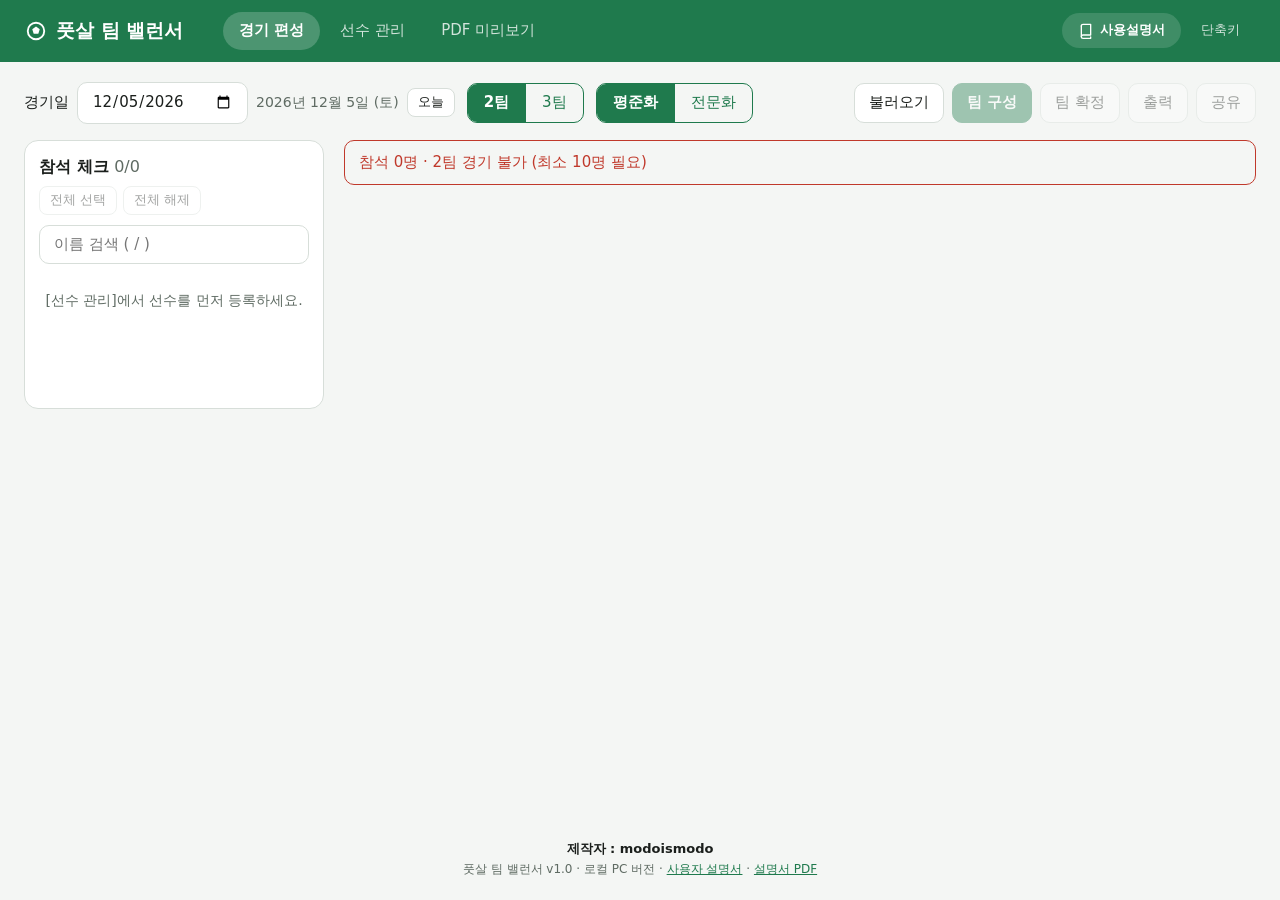
<file: footsalteam_web/index.html>
<!doctype html>
<html lang="ko">
<head>
<meta charset="utf-8">
<meta name="viewport" content="width=device-width, initial-scale=1">
<title>풋살 팀 밸런서</title>
<link rel="icon" href="data:image/svg+xml,%3Csvg xmlns='http://www.w3.org/2000/svg' viewBox='0 0 32 32'%3E%3Crect width='32' height='32' rx='8' fill='%231f7a4d'/%3E%3Ccircle cx='16' cy='16' r='9' fill='none' stroke='white' stroke-width='2.5'/%3E%3Cpath d='M16 11l4 3-1.5 5h-5L12 14z' fill='white'/%3E%3C/svg%3E">
<link rel="stylesheet" href="css/style.css">
</head>
<body>
<div class="app">
  <header class="topbar">
    <h1>
      <svg class="logo" viewBox="0 0 32 32" aria-hidden="true"><circle cx="16" cy="16" r="11" fill="none" stroke="currentColor" stroke-width="2.5"/><path d="M16 10l5 3.6-1.9 6h-6.2l-1.9-6z" fill="currentColor"/></svg>
      풋살 팀 밸런서
    </h1>
    <nav class="tabs" role="tablist">
      <button role="tab" data-tab="match" class="on" title="Alt+1">경기 편성</button>
      <button role="tab" data-tab="players" title="Alt+2">선수 관리</button>
      <button role="tab" data-tab="preview" title="Alt+3">PDF 미리보기</button>
    </nav>
    <div class="top-links">
      <a class="ghost manual-link" id="manualLink" href="manual.html" target="_blank" rel="noopener" title="사용자 설명서 (F1)">
        <svg viewBox="0 0 24 24" aria-hidden="true"><path d="M5 4.5A2.5 2.5 0 0 1 7.5 2H19v16H7.5a2.5 2.5 0 0 0 0 5H19v-2" fill="none" stroke="currentColor" stroke-width="2" stroke-linecap="round" stroke-linejoin="round"/><path d="M5 4.5v16" fill="none" stroke="currentColor" stroke-width="2" stroke-linecap="round"/></svg>
        사용설명서
      </a>
      <button class="ghost" id="helpBtn" title="단축키 (?)">단축키</button>
    </div>
  </header>

  <div class="notice" id="storageNotice" hidden>
    이 브라우저에서는 저장소(localStorage)를 쓸 수 없어 새로고침하면 데이터가 사라집니다. [팀 확정]으로 받은 JSON 파일과 [명단 내보내기] 파일을 보관하세요.
  </div>

  <main>
    <!-- 경기 편성 -->
    <section class="screen on" id="screen-match">
      <div class="toolbar">
        <div class="group">
          <label class="field">경기일
            <input type="date" id="date" required>
          </label>
          <span class="date-label" id="dateLabel"></span>
          <button class="btn small" id="todayBtn">오늘</button>
        </div>
        <div class="seg" id="teamCount" role="group" aria-label="팀 수">
          <button data-k="2">2팀</button>
          <button data-k="3">3팀</button>
        </div>
        <div class="seg" id="mode" role="group" aria-label="편성 방식">
          <button data-m="balanced" title="팀끼리 실력이 비슷하게">평준화</button>
          <button data-m="tiered" title="점수 순으로 A팀부터">전문화</button>
        </div>
        <div class="group right">
          <button class="btn" id="loadBtn" title="Ctrl+O">불러오기</button>
          <button class="btn primary" id="buildBtn" title="Ctrl+Enter">팀 구성</button>
          <button class="btn" id="confirmBtn" title="Ctrl+S">팀 확정</button>
          <button class="btn" id="unlockBtn" hidden>수정</button>
          <button class="btn" id="printBtn" title="Ctrl+P">출력</button>
          <button class="btn" id="shareBtn">공유</button>
        </div>
      </div>

      <div class="layout">
        <aside class="card attendance">
          <div class="att-head">
            <h2>참석 체크 <span class="muted" id="attCount"></span></h2>
            <div class="att-actions">
              <button class="btn small" id="allOn">전체 선택</button>
              <button class="btn small" id="allOff">전체 해제</button>
            </div>
          </div>
          <input type="search" class="input" id="attSearch" placeholder="이름 검색 ( / )">
          <div class="att-list" id="attList"></div>
        </aside>

        <section class="board">
          <div class="status" id="status"></div>
          <div class="locked-banner" id="lockedBanner" hidden></div>
          <div class="teams" id="teams"></div>
          <p class="callout" id="dragHelp">
            팀 구성 후 선수를 끌어서 다른 팀의 빈 슬롯이나 교체대기로 옮길 수 있습니다. 다른 선수 위에 놓으면 두 선수를 맞바꿉니다.
            [팀 확정]을 누르면 편집이 잠기고 JSON 파일로 저장됩니다.
          </p>
        </section>
      </div>
    </section>

    <!-- 선수 관리 -->
    <section class="screen" id="screen-players">
      <div class="toolbar">
        <h2 class="inline">선수 목록 <span class="muted" id="playerCount"></span></h2>
        <form class="group" id="addForm" autocomplete="off">
          <input class="input" id="newName" placeholder="이름 입력" maxlength="20">
          <button class="btn primary" type="submit">선수 추가</button>
        </form>
        <input type="search" class="input" id="playerSearch" placeholder="이름 검색 ( / )">
        <div class="group right">
          <button class="btn" id="exportPlayers">명단 내보내기</button>
          <button class="btn" id="importPlayers">명단 가져오기</button>
        </div>
      </div>
      <div class="table-wrap">
        <table class="players">
          <thead>
            <tr>
              <th class="col-no">#</th>
              <th class="col-name">이름</th>
              <th>활동량</th><th>스피드</th><th>개인기</th><th>협동력</th><th>컨디션</th>
              <th>합계</th>
              <th class="col-act"></th>
            </tr>
          </thead>
          <tbody id="playerRows"></tbody>
        </table>
        <p class="empty" id="playersEmpty" hidden>등록된 선수가 없습니다. 위에서 이름을 입력해 선수를 추가하세요.</p>
      </div>
      <p class="callout">
        능력치는 각 항목의 1·2·3을 누르면 바로 바뀌고 자동 저장됩니다. 이름을 더블클릭하거나 [수정]을 눌러 이름을 바꿀 수 있습니다.
        [명단 내보내기]로 받은 파일을 다른 PC에서 [명단 가져오기] 하면 선수 명단을 옮길 수 있습니다.
      </p>
    </section>

    <!-- PDF 미리보기 -->
    <section class="screen" id="screen-preview">
      <div class="toolbar">
        <h2 class="inline">PDF 미리보기</h2>
        <div class="group right">
          <button class="btn primary" id="previewPdfBtn">PDF 내려받기</button>
        </div>
      </div>
      <div class="preview" id="preview"></div>
    </section>
  </main>
  <footer class="app-footer">
    <span class="maker">제작자 : modoismodo</span><br>
    풋살 팀 밸런서 v1.0 · 로컬 PC 버전 · <a href="manual.html" target="_blank" rel="noopener">사용자 설명서</a> · <a href="manual/futsal_user_manual.pdf" target="_blank" rel="noopener">설명서 PDF</a>
  </footer>
</div>

<!-- 공유 창 -->
<div class="modal" id="shareModal" hidden>
  <div class="box wide" role="dialog" aria-modal="true" aria-labelledby="shareTitle">
    <div class="box-head">
      <h2 id="shareTitle">팀 명단 공유</h2>
      <button class="btn small" data-close>닫기</button>
    </div>
    <img id="shareImg" alt="팀 명단 이미지">
    <div class="group">
      <button class="btn primary" id="copyImg">이미지 복사</button>
      <button class="btn" id="saveImg">이미지 저장</button>
    </div>
    <p class="hint" id="shareMsg">[이미지 복사] 후 카카오톡 대화창에 Ctrl+V로 붙여 넣으세요.</p>
  </div>
</div>

<!-- 알림 창 -->
<div class="modal" id="dialog" hidden>
  <div class="box" role="alertdialog" aria-modal="true" aria-labelledby="dialogTitle">
    <h2 id="dialogTitle"></h2>
    <div class="dialog-body" id="dialogBody"></div>
    <div class="group right" id="dialogActions"></div>
  </div>
</div>

<!-- 단축키 -->
<div class="modal" id="helpModal" hidden>
  <div class="box" role="dialog" aria-modal="true" aria-labelledby="helpTitle">
    <div class="box-head">
      <h2 id="helpTitle">키보드 단축키</h2>
      <button class="btn small" data-close>닫기</button>
    </div>
    <table class="keys">
      <tr><td><kbd>Alt</kbd>+<kbd>1</kbd> / <kbd>2</kbd> / <kbd>3</kbd></td><td>경기 편성 / 선수 관리 / PDF 미리보기</td></tr>
      <tr><td><kbd>Ctrl</kbd>+<kbd>Enter</kbd></td><td>팀 구성 / 다시 구성</td></tr>
      <tr><td><kbd>Ctrl</kbd>+<kbd>S</kbd></td><td>팀 확정 (JSON 저장)</td></tr>
      <tr><td><kbd>Ctrl</kbd>+<kbd>O</kbd></td><td>불러오기</td></tr>
      <tr><td><kbd>Ctrl</kbd>+<kbd>P</kbd></td><td>PDF 출력 (확정 후)</td></tr>
      <tr><td><kbd>[</kbd> / <kbd>]</kbd></td><td>경기일 하루 전 / 하루 뒤</td></tr>
      <tr><td><kbd>/</kbd></td><td>이름 검색 칸으로 이동</td></tr>
      <tr><td><kbd>Esc</kbd></td><td>창 닫기, 이름 수정 취소</td></tr>
      <tr><td><kbd>F1</kbd></td><td>사용자 설명서 열기 (새 탭)</td></tr>
      <tr><td><kbd>?</kbd></td><td>이 도움말</td></tr>
    </table>
    <p class="hint">풋살 팀 밸런서 v1.0 · 제작자 : modoismodo</p>
  </div>
</div>

<div class="toast" id="toast" role="status" aria-live="polite"></div>
<input type="file" id="lineupFile" accept=".json,application/json" hidden>
<input type="file" id="playersFile" accept=".json,application/json" hidden>

<script src="js/core.js"></script>
<script src="js/output.js"></script>
<script src="js/app.js"></script>
</body>
</html>
</file>
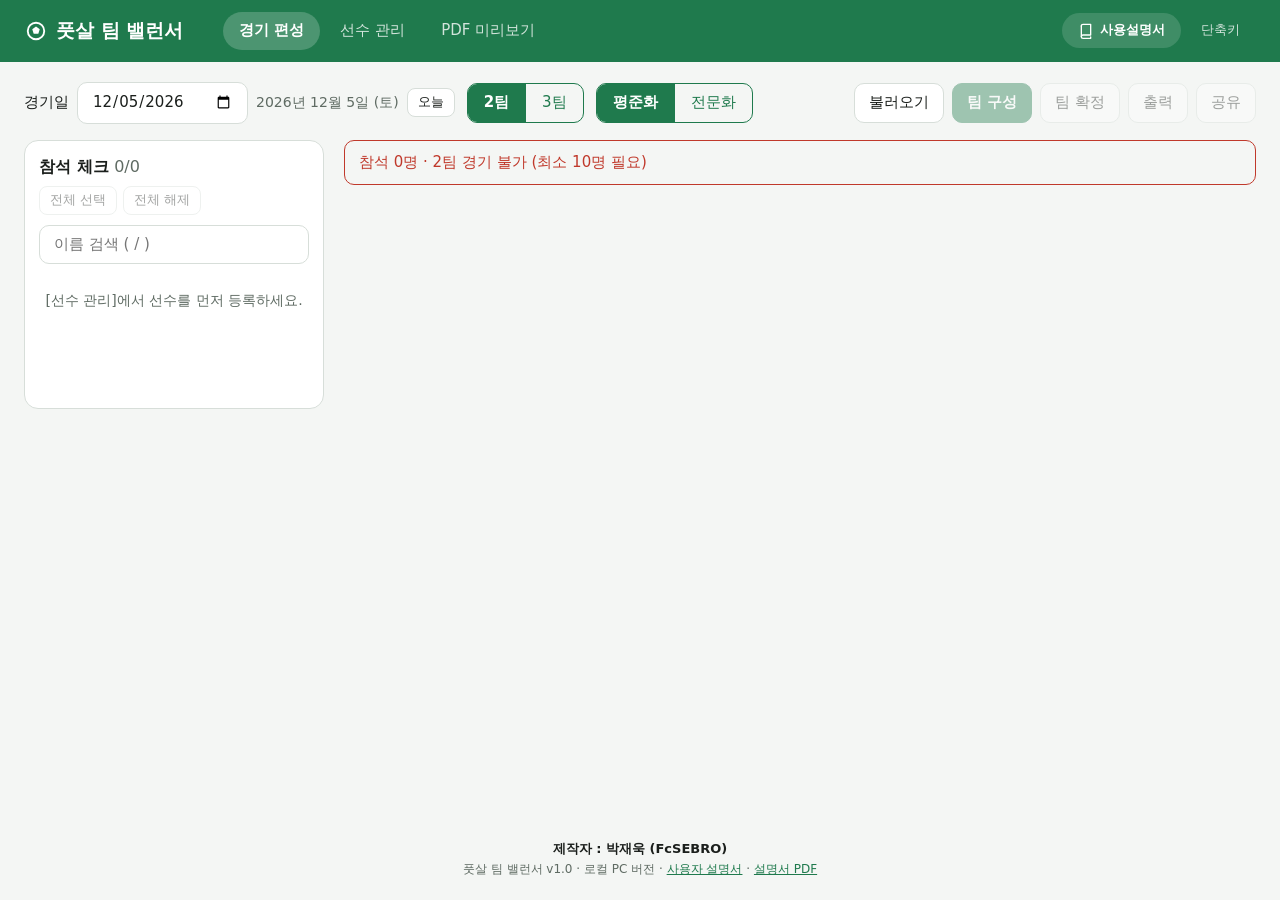
<file: web_local/index.html>
<!doctype html>
<html lang="ko">
<head>
<meta charset="utf-8">
<meta name="viewport" content="width=device-width, initial-scale=1">
<title>풋살 팀 밸런서</title>
<link rel="icon" href="data:image/svg+xml,%3Csvg xmlns='http://www.w3.org/2000/svg' viewBox='0 0 32 32'%3E%3Crect width='32' height='32' rx='8' fill='%231f7a4d'/%3E%3Ccircle cx='16' cy='16' r='9' fill='none' stroke='white' stroke-width='2.5'/%3E%3Cpath d='M16 11l4 3-1.5 5h-5L12 14z' fill='white'/%3E%3C/svg%3E">
<link rel="stylesheet" href="css/style.css">
</head>
<body>
<div class="app">
  <header class="topbar">
    <h1>
      <svg class="logo" viewBox="0 0 32 32" aria-hidden="true"><circle cx="16" cy="16" r="11" fill="none" stroke="currentColor" stroke-width="2.5"/><path d="M16 10l5 3.6-1.9 6h-6.2l-1.9-6z" fill="currentColor"/></svg>
      풋살 팀 밸런서
    </h1>
    <nav class="tabs" role="tablist">
      <button role="tab" data-tab="match" class="on" title="Alt+1">경기 편성</button>
      <button role="tab" data-tab="players" title="Alt+2">선수 관리</button>
      <button role="tab" data-tab="preview" title="Alt+3">PDF 미리보기</button>
    </nav>
    <div class="top-links">
      <a class="ghost manual-link" id="manualLink" href="manual.html" target="_blank" rel="noopener" title="사용자 설명서 (F1)">
        <svg viewBox="0 0 24 24" aria-hidden="true"><path d="M5 4.5A2.5 2.5 0 0 1 7.5 2H19v16H7.5a2.5 2.5 0 0 0 0 5H19v-2" fill="none" stroke="currentColor" stroke-width="2" stroke-linecap="round" stroke-linejoin="round"/><path d="M5 4.5v16" fill="none" stroke="currentColor" stroke-width="2" stroke-linecap="round"/></svg>
        사용설명서
      </a>
      <button class="ghost" id="helpBtn" title="단축키 (?)">단축키</button>
    </div>
  </header>

  <div class="notice" id="storageNotice" hidden>
    이 브라우저에서는 저장소(localStorage)를 쓸 수 없어 새로고침하면 데이터가 사라집니다. [팀 확정]으로 받은 JSON 파일과 [명단 내보내기] 파일을 보관하세요.
  </div>

  <main>
    <!-- 경기 편성 -->
    <section class="screen on" id="screen-match">
      <div class="toolbar">
        <div class="group">
          <label class="field">경기일
            <input type="date" id="date" required>
          </label>
          <span class="date-label" id="dateLabel"></span>
          <button class="btn small" id="todayBtn">오늘</button>
        </div>
        <div class="seg" id="teamCount" role="group" aria-label="팀 수">
          <button data-k="2">2팀</button>
          <button data-k="3">3팀</button>
        </div>
        <div class="seg" id="mode" role="group" aria-label="편성 방식">
          <button data-m="balanced" title="팀끼리 실력이 비슷하게">평준화</button>
          <button data-m="tiered" title="점수 순으로 A팀부터">전문화</button>
        </div>
        <div class="group right">
          <button class="btn" id="loadBtn" title="Ctrl+O">불러오기</button>
          <button class="btn primary" id="buildBtn" title="Ctrl+Enter">팀 구성</button>
          <button class="btn" id="confirmBtn" title="Ctrl+S">팀 확정</button>
          <button class="btn" id="unlockBtn" hidden>수정</button>
          <button class="btn" id="printBtn" title="Ctrl+P">출력</button>
          <button class="btn" id="shareBtn">공유</button>
        </div>
      </div>

      <div class="layout">
        <aside class="card attendance">
          <div class="att-head">
            <h2>참석 체크 <span class="muted" id="attCount"></span></h2>
            <div class="att-actions">
              <button class="btn small" id="allOn">전체 선택</button>
              <button class="btn small" id="allOff">전체 해제</button>
            </div>
          </div>
          <input type="search" class="input" id="attSearch" placeholder="이름 검색 ( / )">
          <div class="att-list" id="attList"></div>
        </aside>

        <section class="board">
          <div class="status" id="status"></div>
          <div class="locked-banner" id="lockedBanner" hidden></div>
          <div class="teams" id="teams"></div>
          <p class="callout" id="dragHelp">
            팀 구성 후 선수를 끌어서 다른 팀의 빈 슬롯이나 교체대기로 옮길 수 있습니다. 다른 선수 위에 놓으면 두 선수를 맞바꿉니다.
            [팀 확정]을 누르면 편집이 잠기고 JSON 파일로 저장됩니다.
          </p>
        </section>
      </div>
    </section>

    <!-- 선수 관리 -->
    <section class="screen" id="screen-players">
      <div class="toolbar">
        <h2 class="inline">선수 목록 <span class="muted" id="playerCount"></span></h2>
        <form class="group" id="addForm" autocomplete="off">
          <input class="input" id="newName" placeholder="이름 입력" maxlength="20">
          <button class="btn primary" type="submit">선수 추가</button>
        </form>
        <input type="search" class="input" id="playerSearch" placeholder="이름 검색 ( / )">
        <div class="group right">
          <button class="btn" id="exportPlayers">명단 내보내기</button>
          <button class="btn" id="importPlayers">명단 가져오기</button>
        </div>
      </div>
      <div class="table-wrap">
        <table class="players">
          <thead>
            <tr>
              <th class="col-no">#</th>
              <th class="col-name">이름</th>
              <th>활동량</th><th>스피드</th><th>개인기</th><th>협동력</th><th>컨디션</th>
              <th>합계</th>
              <th class="col-act"></th>
            </tr>
          </thead>
          <tbody id="playerRows"></tbody>
        </table>
        <p class="empty" id="playersEmpty" hidden>등록된 선수가 없습니다. 위에서 이름을 입력해 선수를 추가하세요.</p>
      </div>
      <p class="callout">
        능력치는 각 항목의 1·2·3을 누르면 바로 바뀌고 자동 저장됩니다. 이름을 더블클릭하거나 [수정]을 눌러 이름을 바꿀 수 있습니다.
        [명단 내보내기]로 받은 파일을 다른 PC에서 [명단 가져오기] 하면 선수 명단을 옮길 수 있습니다.
      </p>
    </section>

    <!-- PDF 미리보기 -->
    <section class="screen" id="screen-preview">
      <div class="toolbar">
        <h2 class="inline">PDF 미리보기</h2>
        <div class="group right">
          <button class="btn primary" id="previewPdfBtn">PDF 내려받기</button>
        </div>
      </div>
      <div class="preview" id="preview"></div>
    </section>
  </main>
  <footer class="app-footer">
    <span class="maker">제작자 : 박재욱 (FcSEBRO)</span><br>
    풋살 팀 밸런서 v1.0 · 로컬 PC 버전 · <a href="manual.html" target="_blank" rel="noopener">사용자 설명서</a> · <a href="manual/futsal_user_manual.pdf" target="_blank" rel="noopener">설명서 PDF</a>
  </footer>
</div>

<!-- 공유 창 -->
<div class="modal" id="shareModal" hidden>
  <div class="box wide" role="dialog" aria-modal="true" aria-labelledby="shareTitle">
    <div class="box-head">
      <h2 id="shareTitle">팀 명단 공유</h2>
      <button class="btn small" data-close>닫기</button>
    </div>
    <img id="shareImg" alt="팀 명단 이미지">
    <div class="group">
      <button class="btn primary" id="copyImg">이미지 복사</button>
      <button class="btn" id="saveImg">이미지 저장</button>
    </div>
    <p class="hint" id="shareMsg">[이미지 복사] 후 카카오톡 대화창에 Ctrl+V로 붙여 넣으세요.</p>
  </div>
</div>

<!-- 알림 창 -->
<div class="modal" id="dialog" hidden>
  <div class="box" role="alertdialog" aria-modal="true" aria-labelledby="dialogTitle">
    <h2 id="dialogTitle"></h2>
    <div class="dialog-body" id="dialogBody"></div>
    <div class="group right" id="dialogActions"></div>
  </div>
</div>

<!-- 단축키 -->
<div class="modal" id="helpModal" hidden>
  <div class="box" role="dialog" aria-modal="true" aria-labelledby="helpTitle">
    <div class="box-head">
      <h2 id="helpTitle">키보드 단축키</h2>
      <button class="btn small" data-close>닫기</button>
    </div>
    <table class="keys">
      <tr><td><kbd>Alt</kbd>+<kbd>1</kbd> / <kbd>2</kbd> / <kbd>3</kbd></td><td>경기 편성 / 선수 관리 / PDF 미리보기</td></tr>
      <tr><td><kbd>Ctrl</kbd>+<kbd>Enter</kbd></td><td>팀 구성 / 다시 구성</td></tr>
      <tr><td><kbd>Ctrl</kbd>+<kbd>S</kbd></td><td>팀 확정 (JSON 저장)</td></tr>
      <tr><td><kbd>Ctrl</kbd>+<kbd>O</kbd></td><td>불러오기</td></tr>
      <tr><td><kbd>Ctrl</kbd>+<kbd>P</kbd></td><td>PDF 출력 (확정 후)</td></tr>
      <tr><td><kbd>[</kbd> / <kbd>]</kbd></td><td>경기일 하루 전 / 하루 뒤</td></tr>
      <tr><td><kbd>/</kbd></td><td>이름 검색 칸으로 이동</td></tr>
      <tr><td><kbd>Esc</kbd></td><td>창 닫기, 이름 수정 취소</td></tr>
      <tr><td><kbd>F1</kbd></td><td>사용자 설명서 열기 (새 탭)</td></tr>
      <tr><td><kbd>?</kbd></td><td>이 도움말</td></tr>
    </table>
    <p class="hint">풋살 팀 밸런서 v1.0 · 제작자 : 박재욱 (FcSEBRO)</p>
  </div>
</div>

<div class="toast" id="toast" role="status" aria-live="polite"></div>
<input type="file" id="lineupFile" accept=".json,application/json" hidden>
<input type="file" id="playersFile" accept=".json,application/json" hidden>

<script src="js/core.js"></script>
<script src="js/output.js"></script>
<script src="js/app.js"></script>
</body>
</html>
</file>
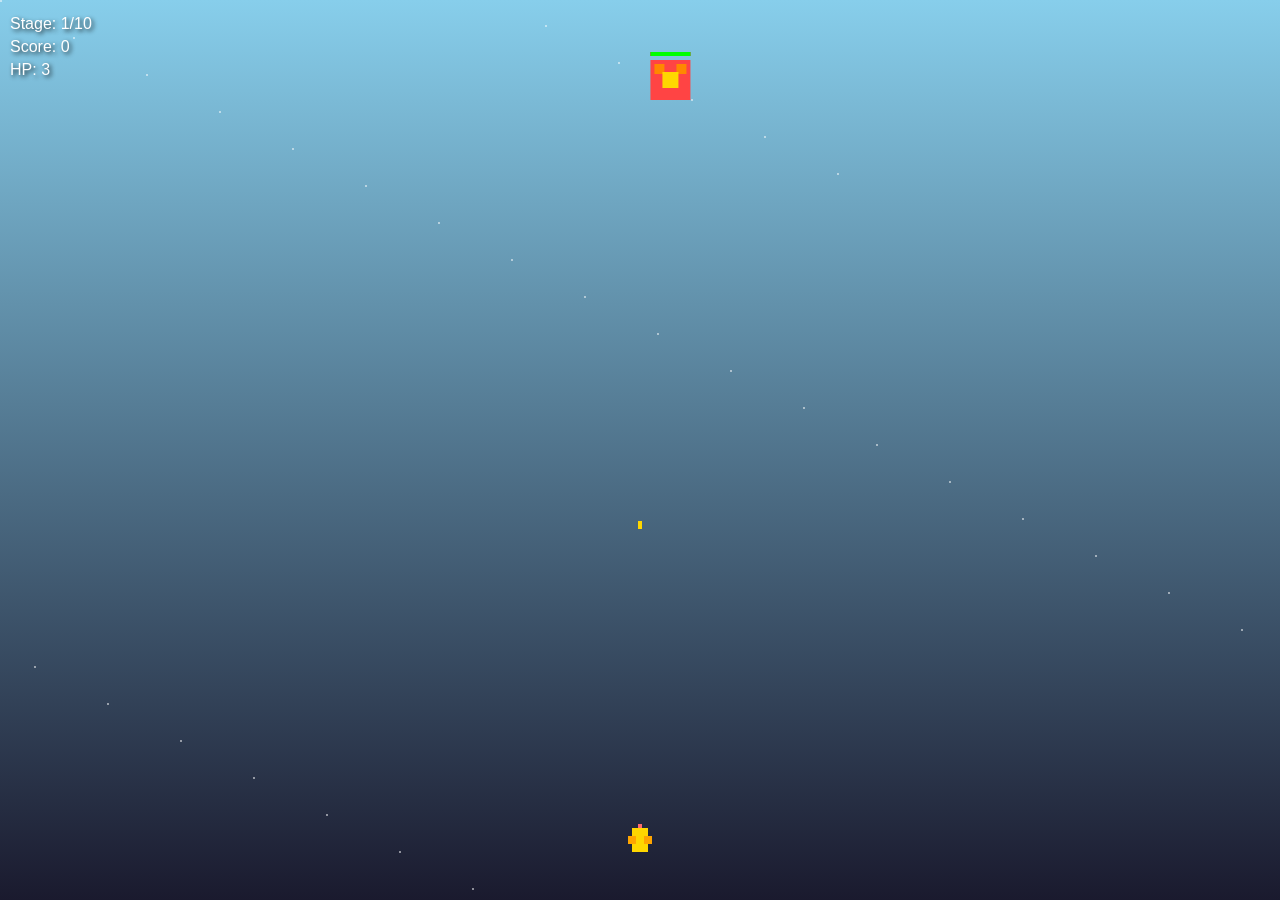
<file: shooting-game.html>
<!DOCTYPE html>
<html lang="ko">
<head>
    <meta charset="UTF-8">
    <meta name="viewport" content="width=device-width, initial-scale=1.0, viewport-fit=cover, user-scalable=no">
    <meta name="apple-mobile-web-app-capable" content="yes">
    <meta name="apple-mobile-web-app-status-bar-style" content="black-translucent">
    <title>슈팅게임 - 보스 전투</title>
    <style>
        html, body {
            width: 100%;
            height: 100%;
            margin: 0;
            padding: 0;
        }

        * {
            margin: 0;
            padding: 0;
            box-sizing: border-box;
            -webkit-user-select: none;
            user-select: none;
            -webkit-touch-callout: none;
        }

        body {
            width: 100vw;
            height: 100vh;
            display: flex;
            justify-content: center;
            align-items: center;
            background: #1a1a1a;
            font-family: Arial, sans-serif;
            overflow: hidden;
            position: fixed;
            top: 0;
            left: 0;
        }

        .game-container {
            position: fixed;
            top: 0;
            left: 0;
            width: 100vw;
            height: 100vh;
            max-width: 100%;
            max-height: 100%;
        }

        canvas {
            display: block;
            width: 100vw;
            height: 100vh;
            background: linear-gradient(180deg, #87CEEB 0%, #1a1a2e 100%);
            image-rendering: pixelated;
            image-rendering: -moz-crisp-edges;
            image-rendering: crisp-edges;
            touch-action: none;
        }

        #gameOverScreen {
            position: absolute;
            top: 0;
            left: 0;
            width: 100%;
            height: 100%;
            background: rgba(0, 0, 0, 0.8);
            display: none;
            flex-direction: column;
            justify-content: center;
            align-items: center;
            z-index: 1000;
            color: white;
            font-size: 24px;
        }

        #gameOverScreen.show {
            display: flex;
        }

        #gameOverScreen h1 {
            font-size: 48px;
            margin-bottom: 20px;
            color: #ff6b6b;
        }

        #gameOverScreen p {
            margin: 10px;
            font-size: 28px;
        }

        #gameOverScreen button {
            margin-top: 30px;
            padding: 15px 30px;
            font-size: 24px;
            background: #ff6b6b;
            color: white;
            border: none;
            cursor: pointer;
            border-radius: 5px;
            transition: background 0.3s;
        }

        #gameOverScreen button:hover {
            background: #ff5252;
        }

        .info {
            position: fixed;
            top: 10px;
            left: 10px;
            color: #fff;
            font-size: 16px;
            z-index: 100;
            text-shadow: 2px 2px 4px rgba(0,0,0,0.8);
        }

        .info div {
            margin: 5px 0;
        }
    </style>
</head>
<body>
    <div class="game-container">
        <div class="info">
            <div>Stage: <span id="stage">1</span>/10</div>
            <div>Score: <span id="score">0</span></div>
            <div>HP: <span id="hp">3</span></div>
        </div>
        <canvas id="gameCanvas"></canvas>
        <div id="gameOverScreen">
            <h1 id="gameOverTitle">GAME OVER</h1>
            <p>점수: <span id="finalScore">0</span></p>
            <p>클리어한 스테이지: <span id="finalStage">0</span>/10</p>
            <button onclick="location.reload()">다시 시작</button>
        </div>
    </div>

    <script>
        try {
            const canvas = document.getElementById('gameCanvas');
            if (!canvas) throw new Error('Canvas not found');

            const ctx = canvas.getContext('2d', { antialias: false });
            if (!ctx) throw new Error('Canvas context failed');

            // 캔버스 크기 설정
            function resizeCanvas() {
                canvas.width = window.innerWidth;
                canvas.height = window.innerHeight;
            }

            resizeCanvas();
            window.addEventListener('resize', resizeCanvas);
            window.addEventListener('orientationchange', () => {
                setTimeout(resizeCanvas, 100);
            });

            // 게임 설정
            let GAME_WIDTH = canvas.width;
            let GAME_HEIGHT = canvas.height;

            // 게임 상태
            let gameState = {
                score: 0,
                hp: 3,
                stage: 1,
                gameOver: false,
                won: false
            };

            // 플레이어 클래스
            class Player {
                constructor() {
                    this.x = GAME_WIDTH / 2;
                    this.y = GAME_HEIGHT - 60;
                    this.width = 24;
                    this.height = 24;
                    this.speed = 5;
                }

                update(input) {
                    if (input.left && this.x > 10) {
                        this.x -= this.speed;
                    }
                    if (input.right && this.x < GAME_WIDTH - 10) {
                        this.x += this.speed;
                    }
                }

                draw() {
                    ctx.fillStyle = '#FFD700';
                    ctx.fillRect(this.x - 8, this.y - 12, 16, 24);
                    ctx.fillStyle = '#FFA500';
                    ctx.fillRect(this.x - 12, this.y - 4, 8, 8);
                    ctx.fillRect(this.x + 4, this.y - 4, 8, 8);
                    ctx.fillStyle = '#FF6B6B';
                    ctx.fillRect(this.x - 2, this.y - 16, 4, 4);
                }
            }

            // 총알 클래스
            class Bullet {
                constructor(x, y) {
                    this.x = x;
                    this.y = y;
                    this.width = 4;
                    this.height = 8;
                    this.speed = 8;
                }

                update() {
                    this.y -= this.speed;
                }

                draw() {
                    ctx.fillStyle = '#FFD700';
                    ctx.fillRect(this.x - 2, this.y, 4, 8);
                }

                isOffScreen() {
                    return this.y < 0;
                }
            }

            // 적 총알 클래스
            class EnemyBullet {
                constructor(x, y, vx = 0, vy = 3) {
                    this.x = x;
                    this.y = y;
                    this.vx = vx;
                    this.vy = vy;
                    this.radius = 3;
                }

                update() {
                    this.x += this.vx;
                    this.y += this.vy;
                }

                draw() {
                    ctx.fillStyle = '#FF6B6B';
                    ctx.beginPath();
                    ctx.arc(this.x, this.y, this.radius, 0, Math.PI * 2);
                    ctx.fill();
                }

                isOffScreen() {
                    return this.y > GAME_HEIGHT;
                }
            }

            // 보스 클래스
            class Boss {
                constructor(stageNum) {
                    this.stageNum = stageNum;
                    this.x = GAME_WIDTH / 2;
                    this.y = 80;
                    this.width = 40;
                    this.height = 40;
                    this.maxHp = 50 + stageNum * 20;
                    this.hp = this.maxHp;
                    this.shootCounter = 0;
                    this.moveCounter = 0;
                    this.speed = 1 + stageNum * 0.3;
                    this.shootInterval = Math.max(20, 60 - stageNum * 4);
                }

                update() {
                    this.moveCounter++;
                    this.x += Math.sin(this.moveCounter * 0.02) * this.speed;

                    if (this.x < this.width / 2) this.x = this.width / 2;
                    if (this.x > GAME_WIDTH - this.width / 2) this.x = GAME_WIDTH - this.width / 2;

                    this.shootCounter++;
                }

                shoot() {
                    const bullets = [];

                    if (this.stageNum <= 3) {
                        bullets.push(new EnemyBullet(this.x, this.y, 0, 3));
                    } else if (this.stageNum <= 6) {
                        for (let i = -2; i <= 2; i++) {
                            bullets.push(new EnemyBullet(this.x + i * 15, this.y, i * 1, 3));
                        }
                    } else {
                        const angle = (this.shootCounter * 0.05) % (Math.PI * 2);
                        for (let i = 0; i < 6; i++) {
                            const a = angle + (Math.PI * 2 / 6) * i;
                            bullets.push(new EnemyBullet(
                                this.x + Math.cos(a) * 10,
                                this.y + Math.sin(a) * 10,
                                Math.cos(a + Math.PI / 2) * 2,
                                Math.sin(a + Math.PI / 2) * 2 + 1
                            ));
                        }
                    }

                    return bullets;
                }

                draw() {
                    ctx.fillStyle = '#FF4444';
                    ctx.fillRect(this.x - 20, this.y - 20, 40, 40);

                    ctx.fillStyle = '#FF8800';
                    ctx.fillRect(this.x - 16, this.y - 16, 10, 10);
                    ctx.fillRect(this.x + 6, this.y - 16, 10, 10);

                    ctx.fillStyle = '#FFD700';
                    ctx.fillRect(this.x - 8, this.y - 8, 16, 16);

                    const hpPercent = this.hp / this.maxHp;
                    ctx.fillStyle = '#FF0000';
                    ctx.fillRect(this.x - 20, this.y - 28, 40, 4);
                    ctx.fillStyle = '#00FF00';
                    ctx.fillRect(this.x - 20, this.y - 28, 40 * hpPercent, 4);
                }

                isDefeated() {
                    return this.hp <= 0;
                }
            }

            // 폭발 효과
            class Explosion {
                constructor(x, y, size = 20) {
                    this.x = x;
                    this.y = y;
                    this.size = size;
                    this.maxSize = size;
                    this.maxDuration = 10;
                    this.duration = 0;
                }

                update() {
                    this.duration++;
                }

                draw() {
                    const progress = this.duration / this.maxDuration;
                    const currentSize = this.maxSize * (1 + progress);

                    ctx.fillStyle = `rgba(255, 100, 0, ${1 - progress})`;
                    ctx.fillRect(this.x - currentSize/2, this.y - currentSize/2, currentSize, currentSize);

                    ctx.fillStyle = `rgba(255, 200, 0, ${0.8 - progress * 0.8})`;
                    ctx.fillRect(this.x - currentSize/3, this.y - currentSize/3, currentSize*2/3, currentSize*2/3);
                }

                isFinished() {
                    return this.duration >= this.maxDuration;
                }
            }

            // 게임 객체들
            let player = new Player();
            let bullets = [];
            let enemyBullets = [];
            let boss = new Boss(gameState.stage);
            let explosions = [];

            // 입력 처리
            const input = { left: false, right: false };

            document.addEventListener('keydown', (e) => {
                if (e.key === 'ArrowLeft') input.left = true;
                if (e.key === 'ArrowRight') input.right = true;
            });

            document.addEventListener('keyup', (e) => {
                if (e.key === 'ArrowLeft') input.left = false;
                if (e.key === 'ArrowRight') input.right = false;
            });

            // 터치 입력
            let touchX = GAME_WIDTH / 2;

            document.addEventListener('touchstart', (e) => {
                if (e.touches.length > 0) {
                    touchX = (e.touches[0].clientX / window.innerWidth) * GAME_WIDTH;
                }
            }, { passive: false });

            document.addEventListener('touchmove', (e) => {
                e.preventDefault();
                if (e.touches.length > 0) {
                    touchX = (e.touches[0].clientX / window.innerWidth) * GAME_WIDTH;
                    const centerX = GAME_WIDTH / 2;
                    input.left = touchX < centerX - 50;
                    input.right = touchX > centerX + 50;
                }
            }, { passive: false });

            document.addEventListener('touchend', (e) => {
                input.left = false;
                input.right = false;
            }, { passive: false });

            // 마우스 입력
            document.addEventListener('mousemove', (e) => {
                const mouseX = (e.clientX / window.innerWidth) * GAME_WIDTH;
                const centerX = GAME_WIDTH / 2;

                input.left = mouseX < centerX - 50;
                input.right = mouseX > centerX + 50;
            });

            // 게임 업데이트
            function update() {
                if (gameState.gameOver) return;

                player.update(input);

                if (Math.random() < 0.1) {
                    bullets.push(new Bullet(player.x, player.y - 15));
                }

                bullets = bullets.filter(b => {
                    b.update();
                    return !b.isOffScreen();
                });

                boss.update();

                if (boss.shootCounter % boss.shootInterval === 0) {
                    const newBullets = boss.shoot();
                    enemyBullets.push(...newBullets);
                }

                enemyBullets = enemyBullets.filter(b => {
                    b.update();
                    return !b.isOffScreen();
                });

                bullets = bullets.filter(bullet => {
                    for (let i = 0; i < enemyBullets.length; i++) {
                        const eb = enemyBullets[i];
                        if (Math.hypot(bullet.x - eb.x, bullet.y - eb.y) < 10) {
                            enemyBullets.splice(i, 1);
                            explosions.push(new Explosion(bullet.x, bullet.y, 12));
                            return false;
                        }
                    }

                    if (bullet.x > boss.x - boss.width/2 &&
                        bullet.x < boss.x + boss.width/2 &&
                        bullet.y > boss.y - boss.height/2 &&
                        bullet.y < boss.y + boss.height/2) {
                        boss.hp--;
                        explosions.push(new Explosion(bullet.x, bullet.y, 15));
                        gameState.score += 10;
                        return false;
                    }

                    return true;
                });

                for (let i = enemyBullets.length - 1; i >= 0; i--) {
                    const eb = enemyBullets[i];
                    if (Math.hypot(player.x - eb.x, player.y - eb.y) < 15) {
                        enemyBullets.splice(i, 1);
                        gameState.hp--;
                        explosions.push(new Explosion(player.x, player.y, 20));
                        gameState.score = Math.max(0, gameState.score - 50);

                        if (gameState.hp <= 0) {
                            gameState.gameOver = true;
                            showGameOver();
                        }
                    }
                }

                explosions = explosions.filter(e => {
                    e.update();
                    return !e.isFinished();
                });

                if (boss.isDefeated()) {
                    gameState.score += 500 * gameState.stage;

                    if (gameState.stage >= 10) {
                        gameState.won = true;
                        gameState.gameOver = true;
                        showGameOver();
                    } else {
                        gameState.stage++;
                        boss = new Boss(gameState.stage);
                        enemyBullets = [];
                        bullets = [];
                        explosions = [];
                    }
                }

                document.getElementById('score').textContent = gameState.score;
                document.getElementById('hp').textContent = gameState.hp;
                document.getElementById('stage').textContent = gameState.stage;
            }

            // 게임 그리기
            function draw() {
                GAME_WIDTH = canvas.width;
                GAME_HEIGHT = canvas.height;

                ctx.clearRect(0, 0, GAME_WIDTH, GAME_HEIGHT);

                const gradient = ctx.createLinearGradient(0, 0, 0, GAME_HEIGHT);
                gradient.addColorStop(0, '#87CEEB');
                gradient.addColorStop(1, '#1a1a2e');
                ctx.fillStyle = gradient;
                ctx.fillRect(0, 0, GAME_WIDTH, GAME_HEIGHT);

                ctx.fillStyle = 'rgba(255, 255, 255, 0.5)';
                for (let i = 0; i < 30; i++) {
                    const x = (i * 73 + gameState.score * 0.1) % GAME_WIDTH;
                    const y = (i * 37) % GAME_HEIGHT;
                    ctx.fillRect(x, y, 2, 2);
                }

                player.draw();
                boss.draw();

                bullets.forEach(b => b.draw());
                enemyBullets.forEach(b => b.draw());
                explosions.forEach(e => e.draw());
            }

            function showGameOver() {
                const gameOverScreen = document.getElementById('gameOverScreen');
                document.getElementById('finalScore').textContent = gameState.score;
                document.getElementById('finalStage').textContent = gameState.stage;

                if (gameState.won) {
                    document.getElementById('gameOverTitle').textContent = '게임 클리어!';
                }

                gameOverScreen.classList.add('show');
            }

            // 게임 루프
            let animationId = null;
            function gameLoop() {
                update();
                draw();
                animationId = requestAnimationFrame(gameLoop);
            }

            // 게임 시작
            function startGame() {
                console.log('🎮 게임 시작됨');
                gameLoop();
            }

            if (document.readyState === 'loading') {
                document.addEventListener('DOMContentLoaded', startGame);
            } else {
                startGame();
            }
        } catch (error) {
            console.error('게임 에러:', error);
            alert('게임 로드 실패: ' + error.message);
        }
    </script>
</body>
</html>
</file>
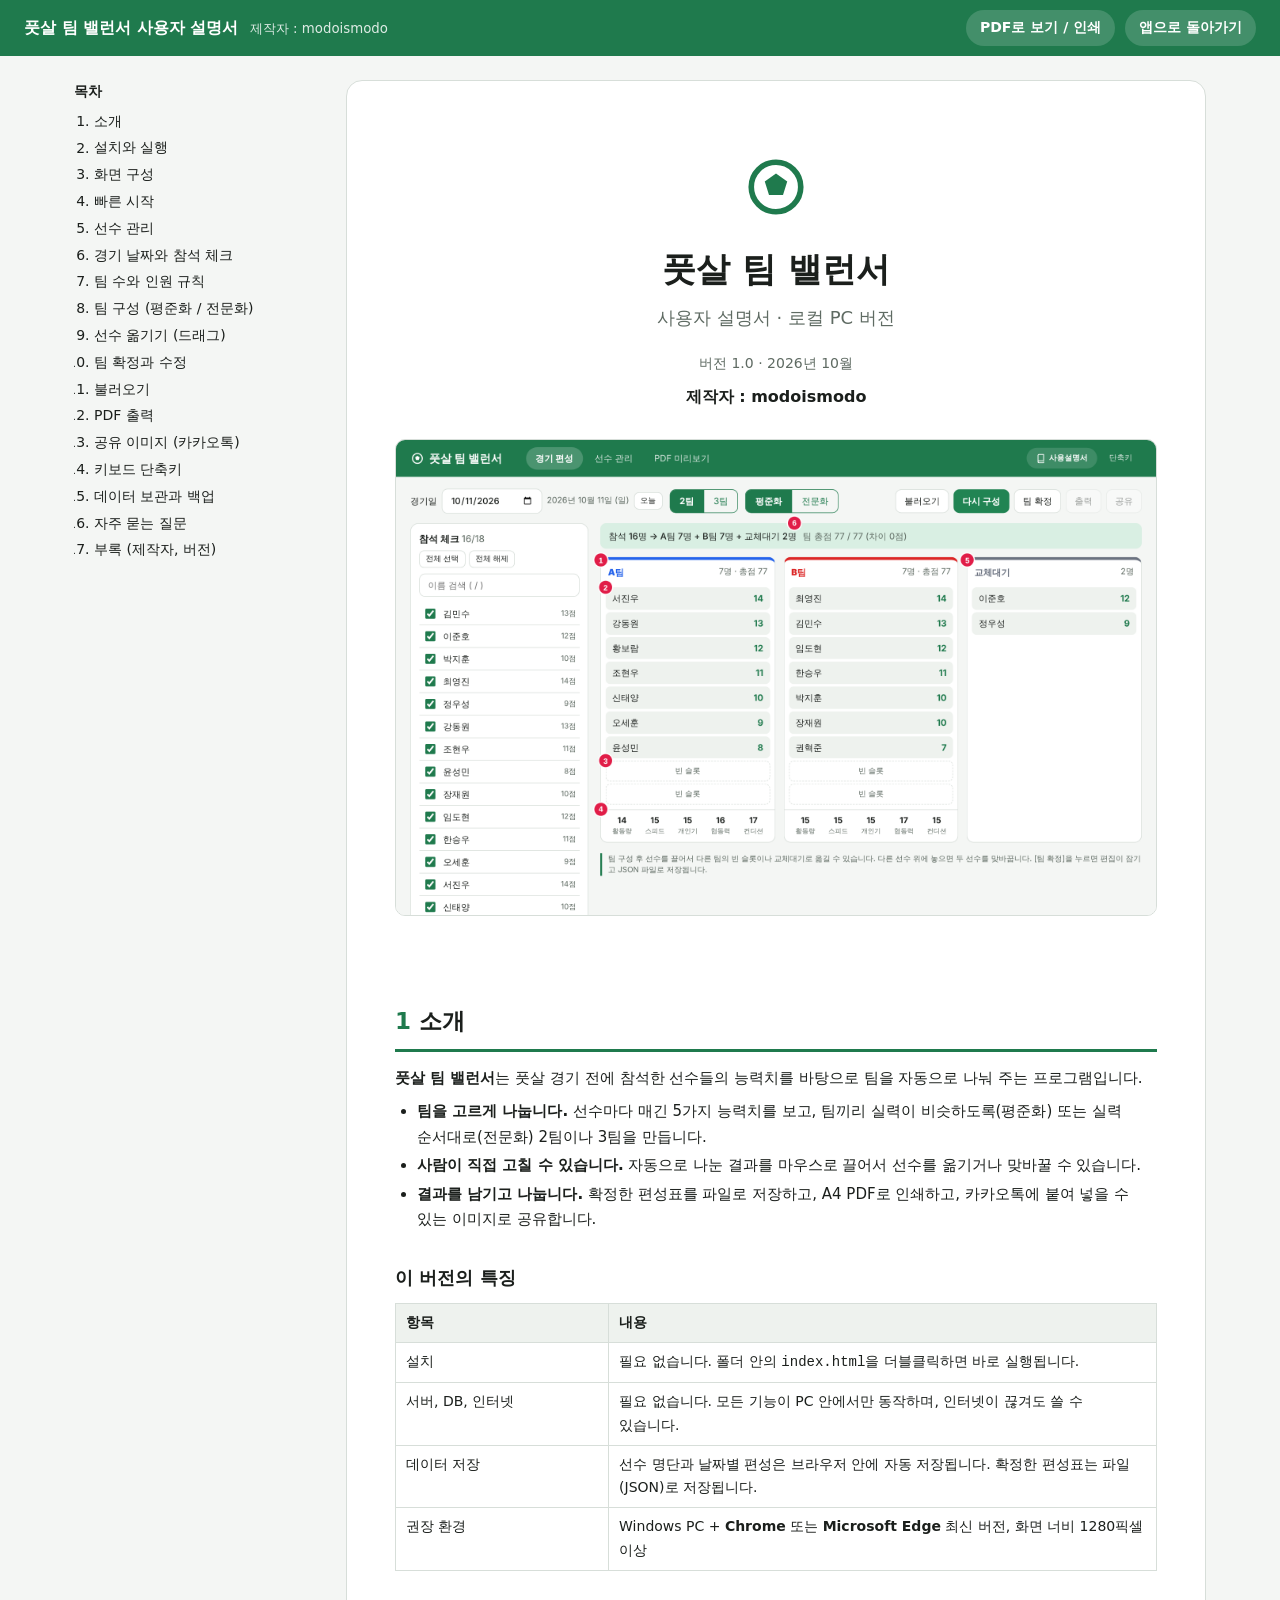
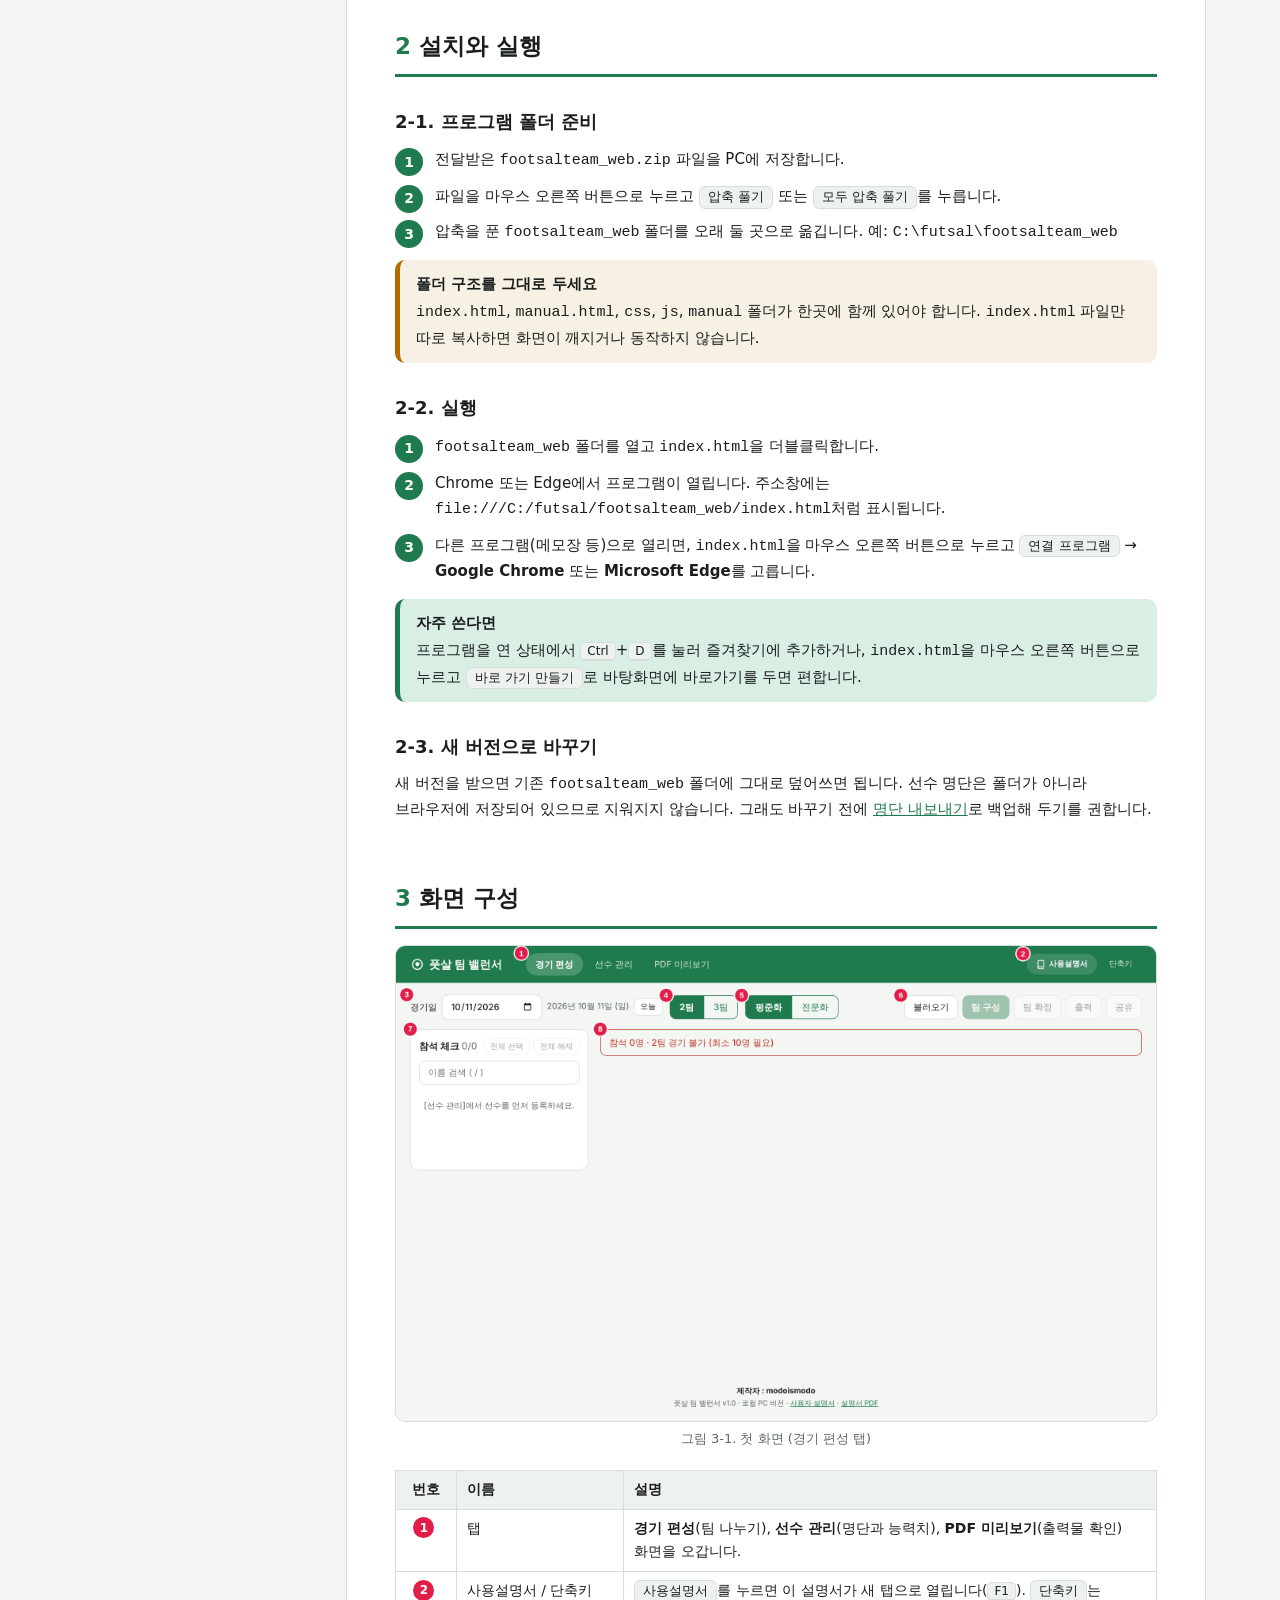
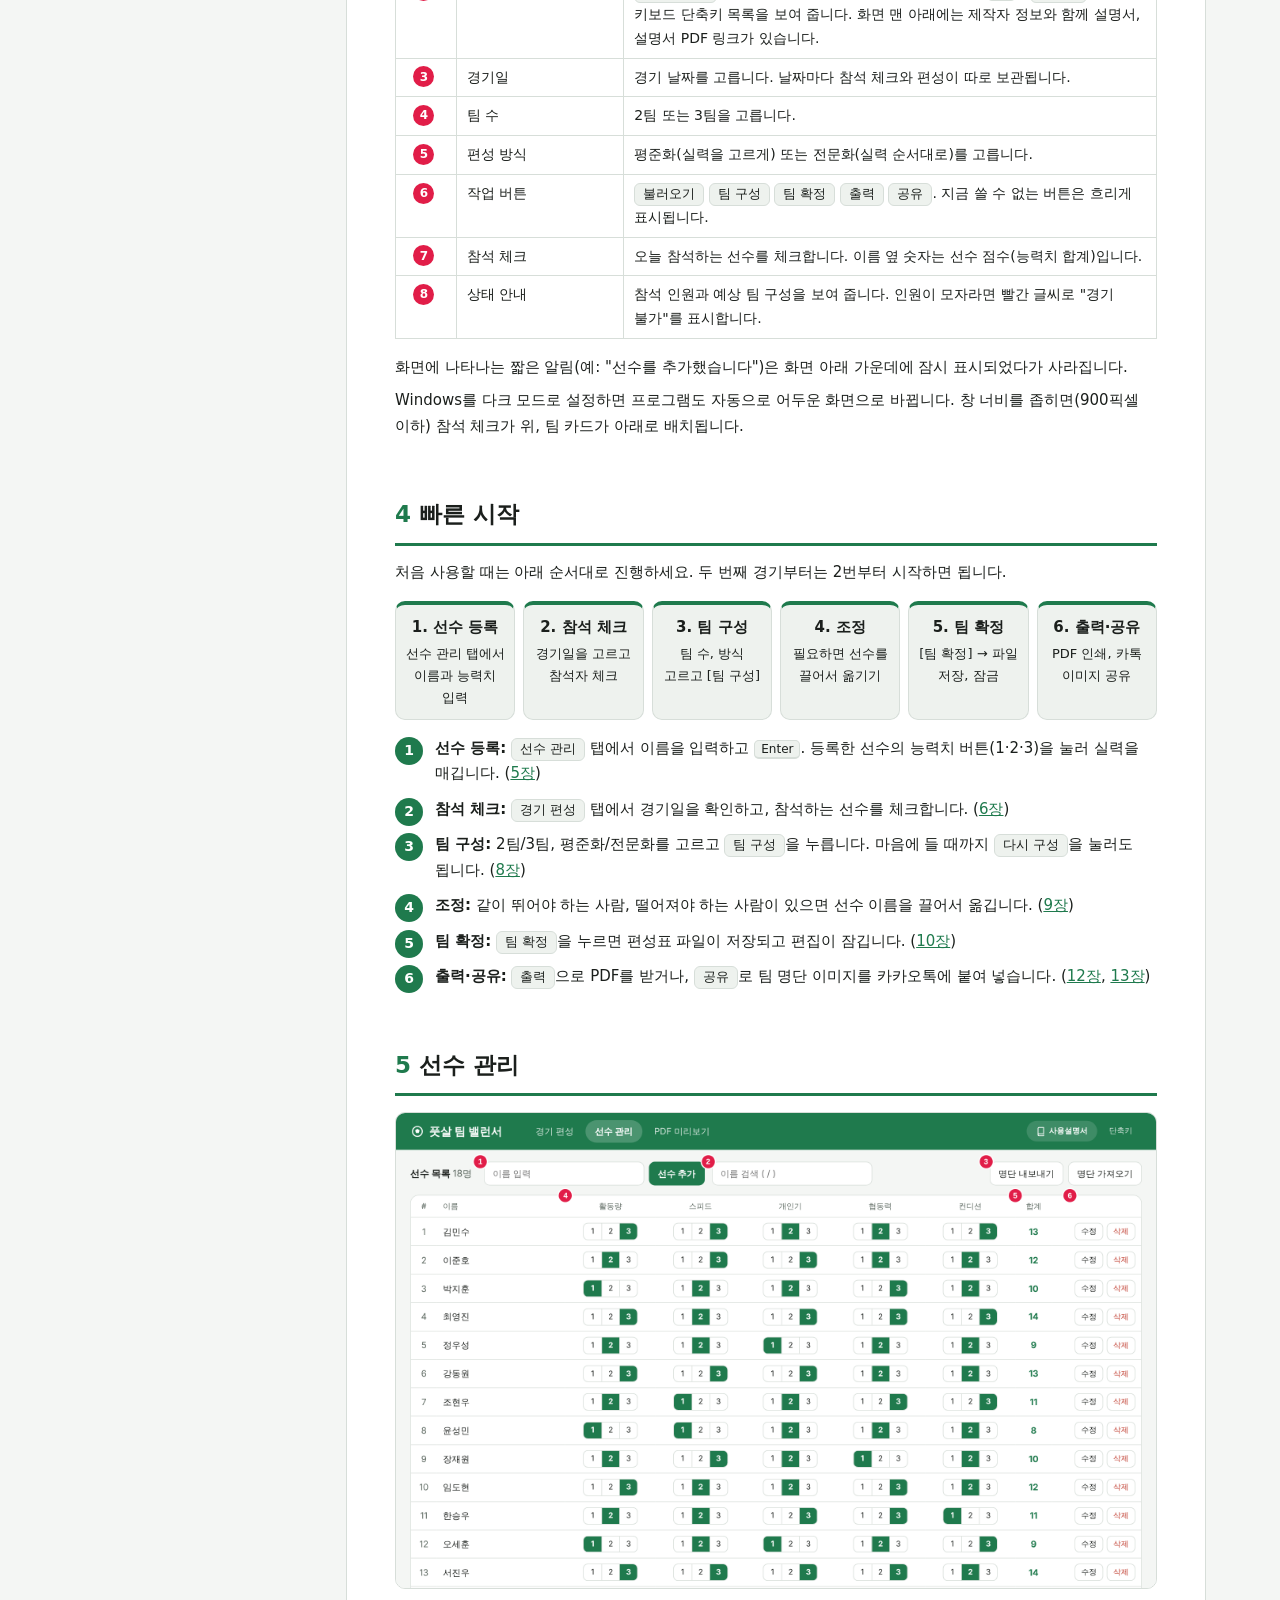
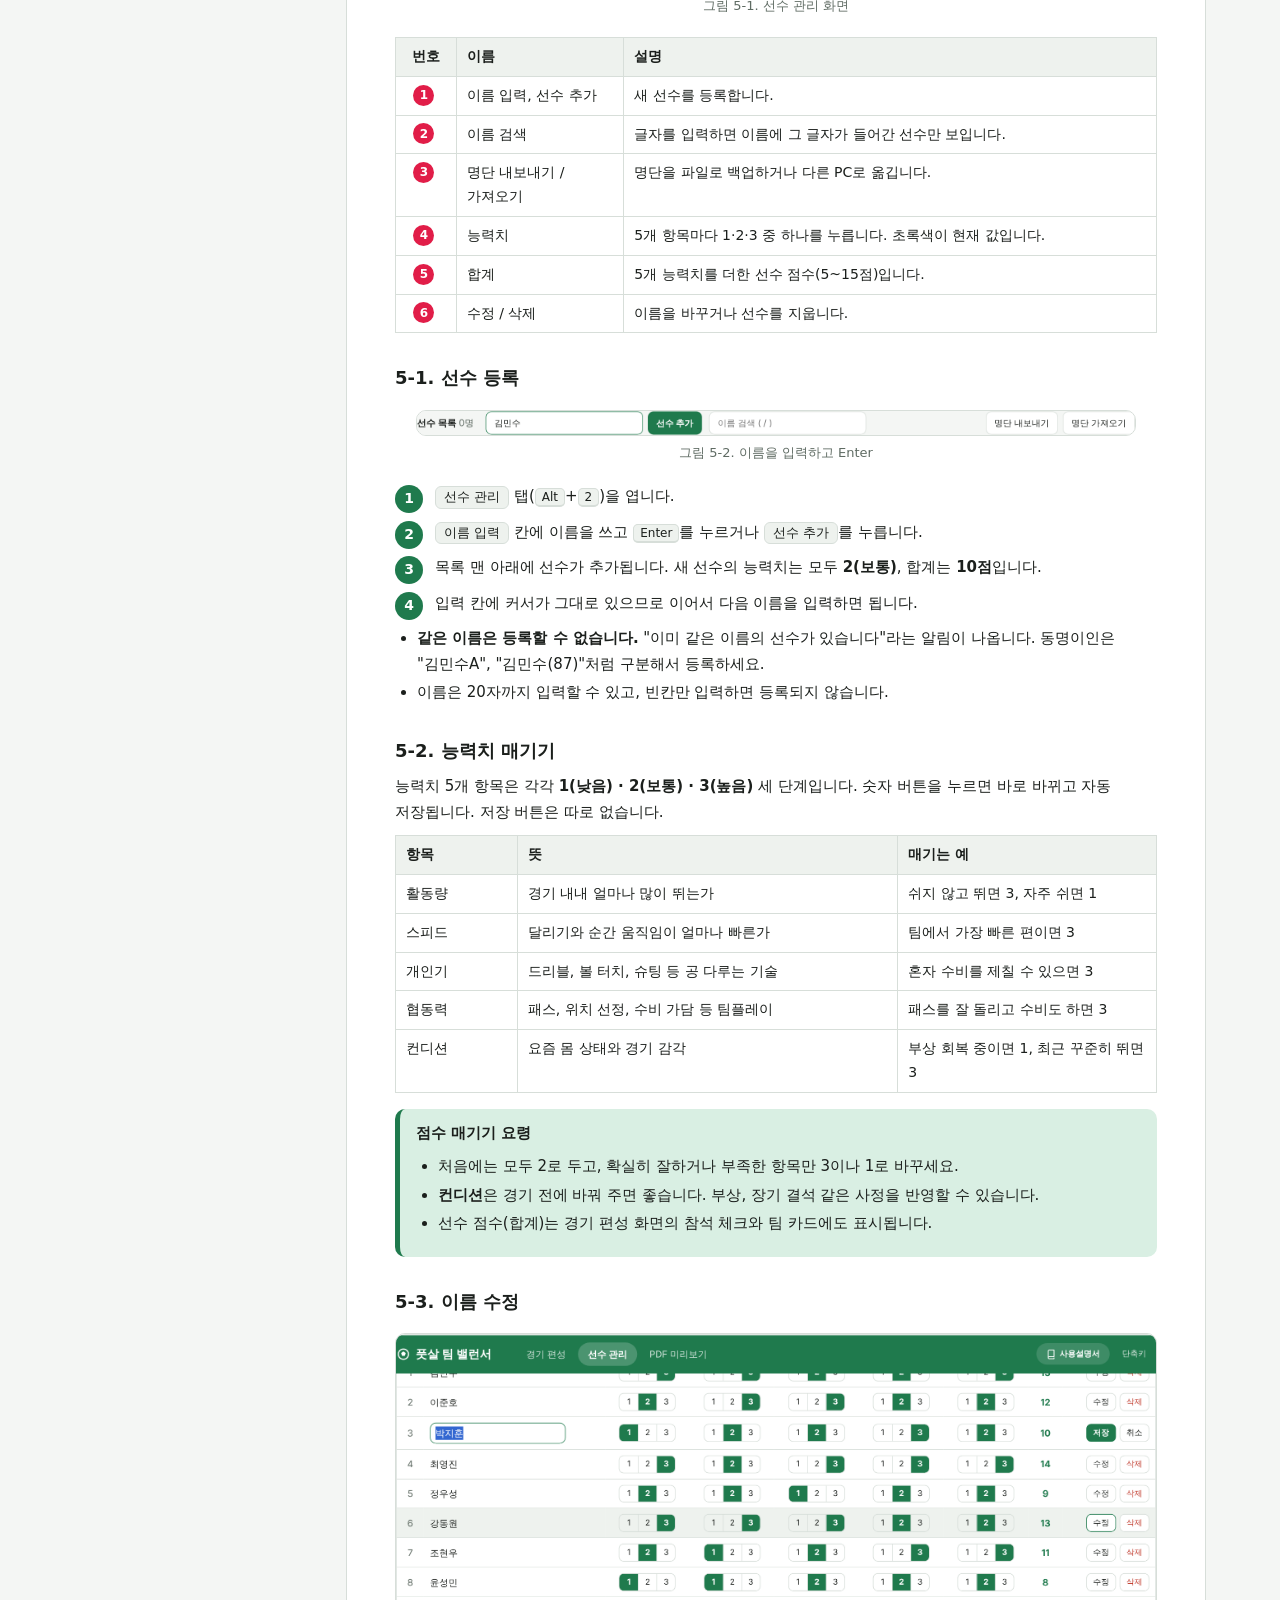
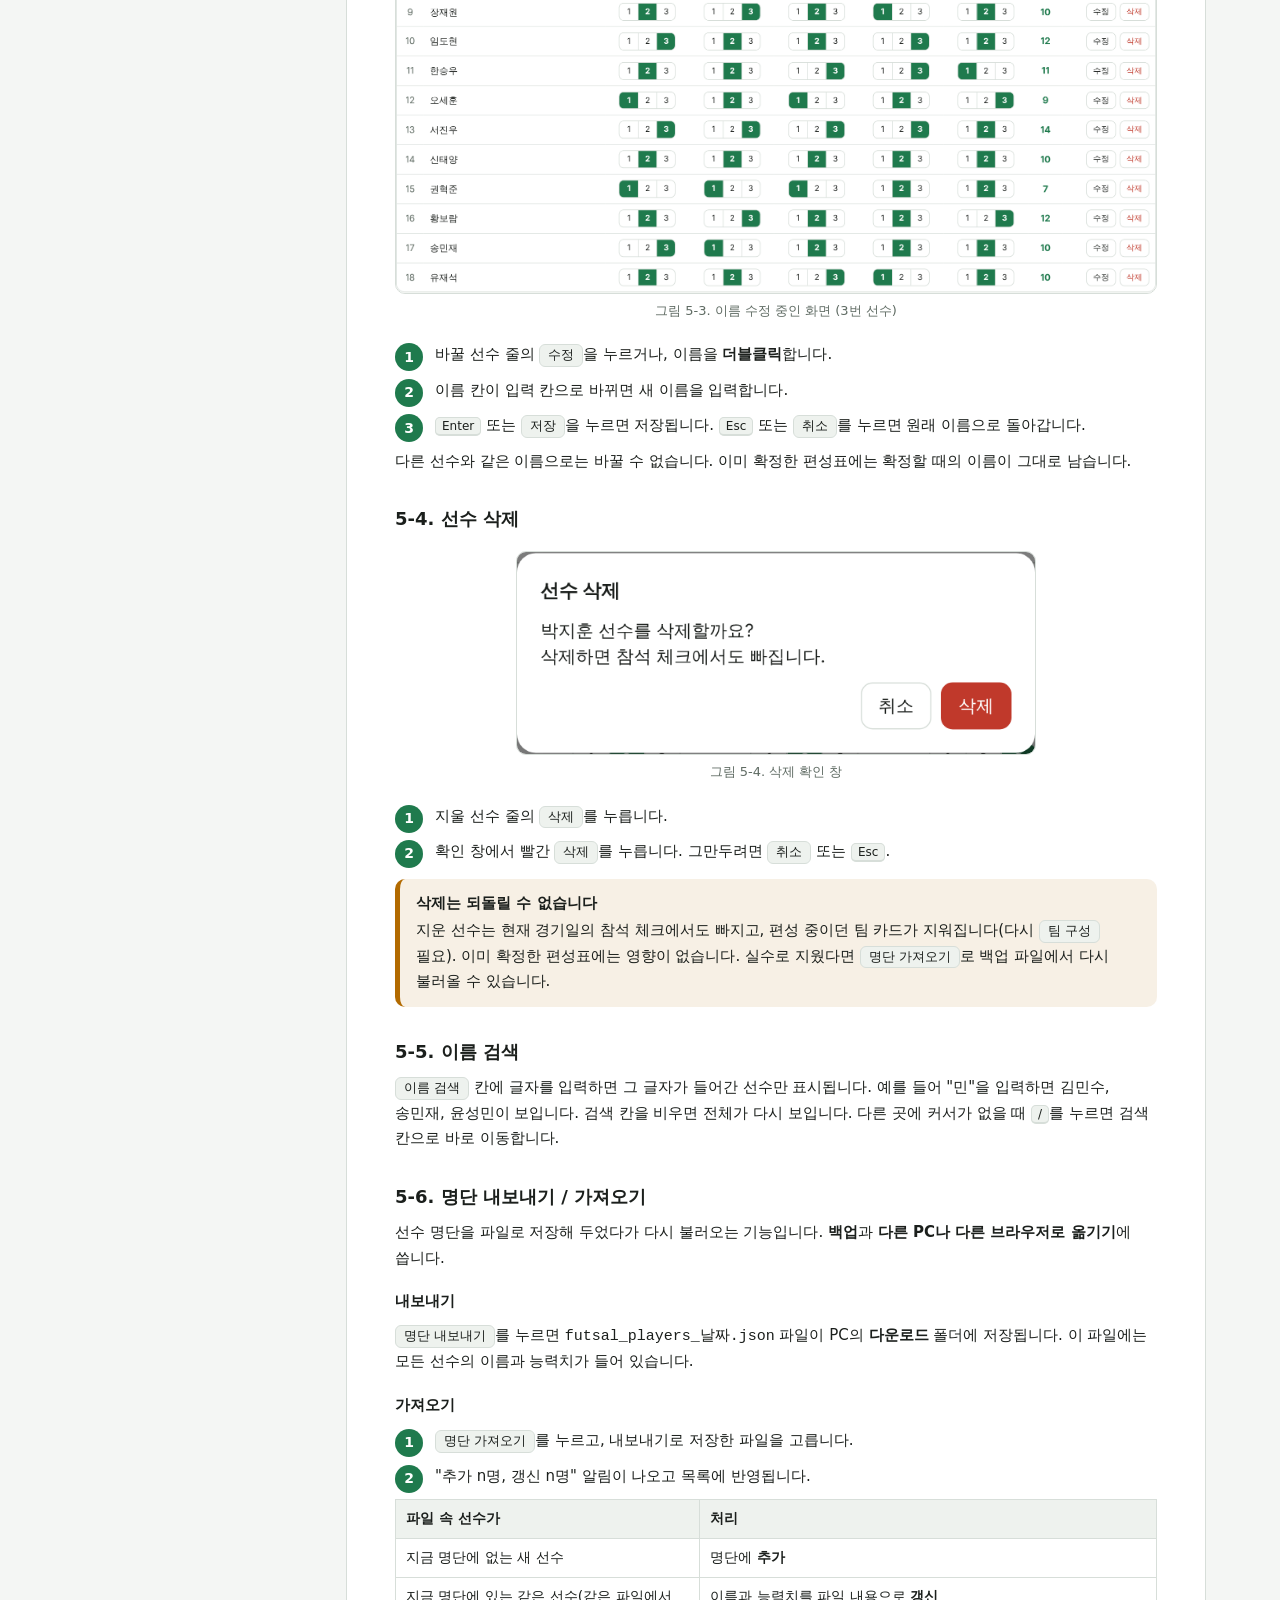
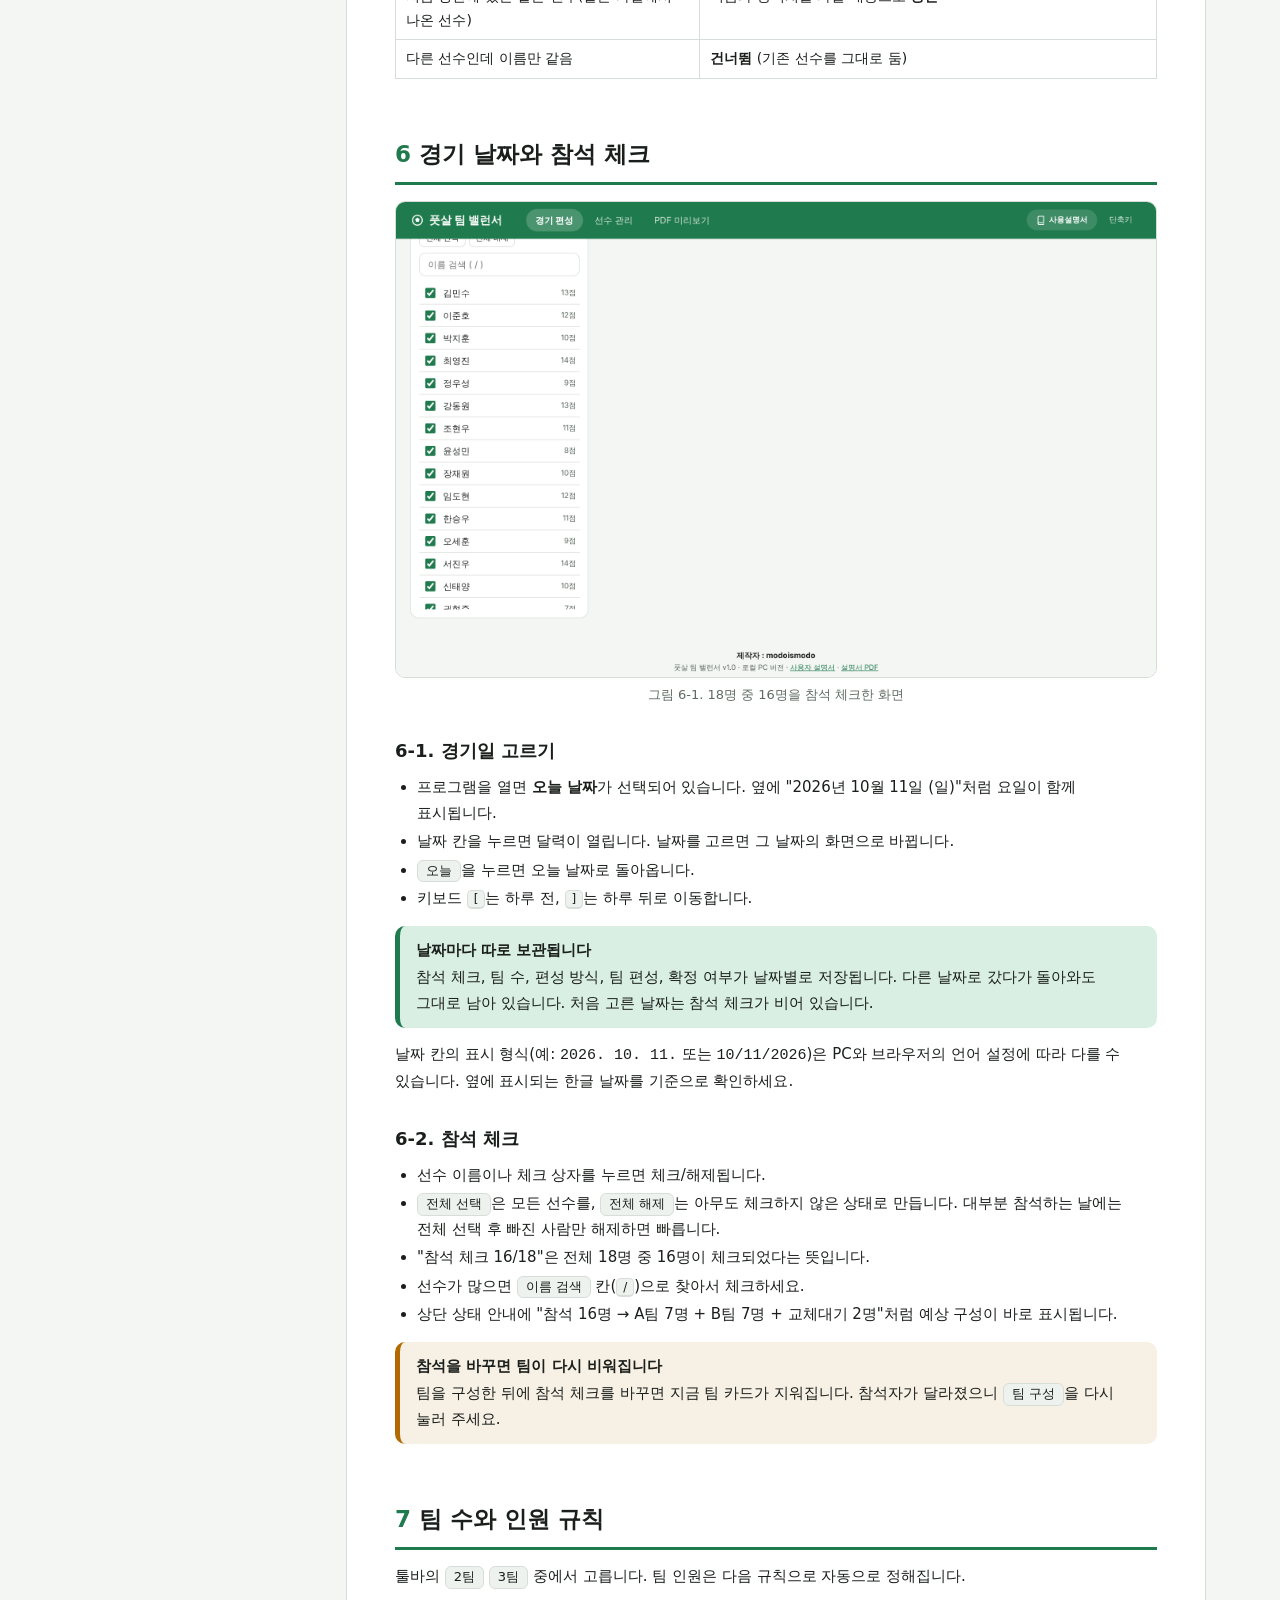
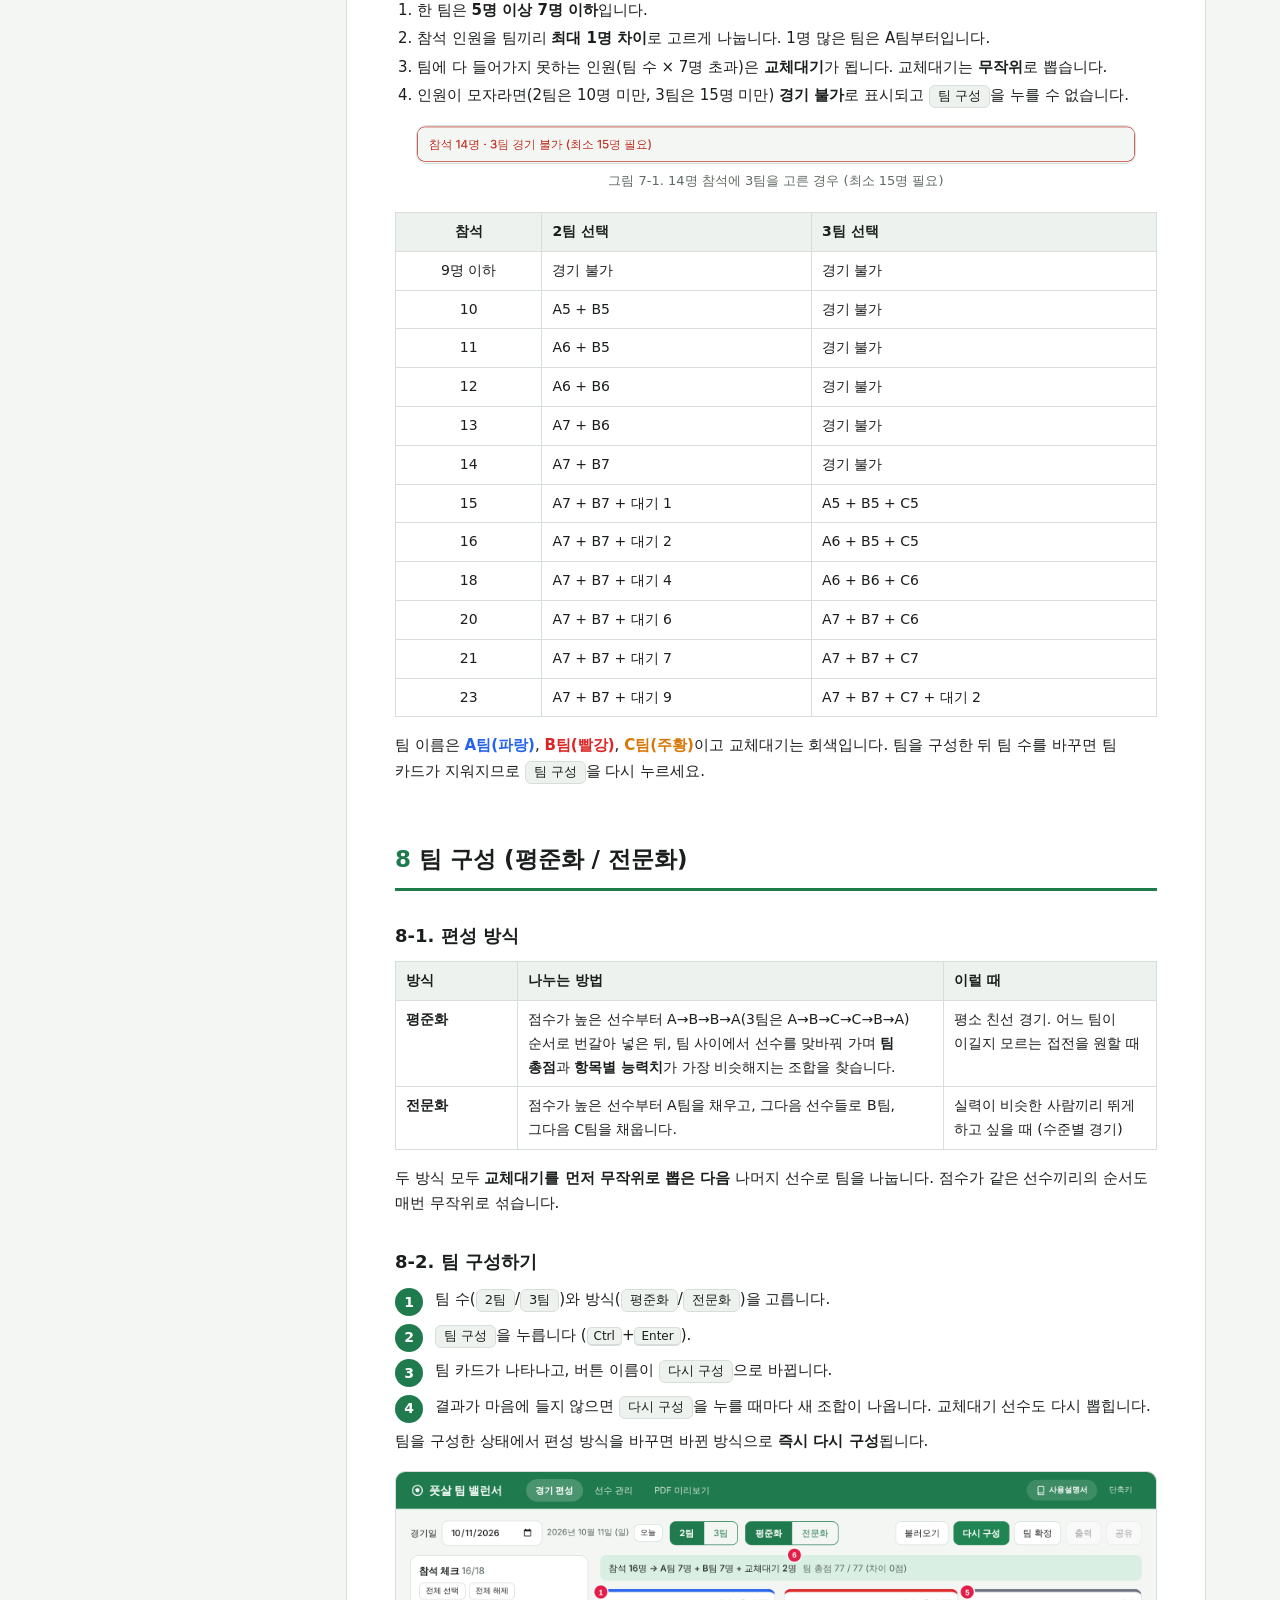
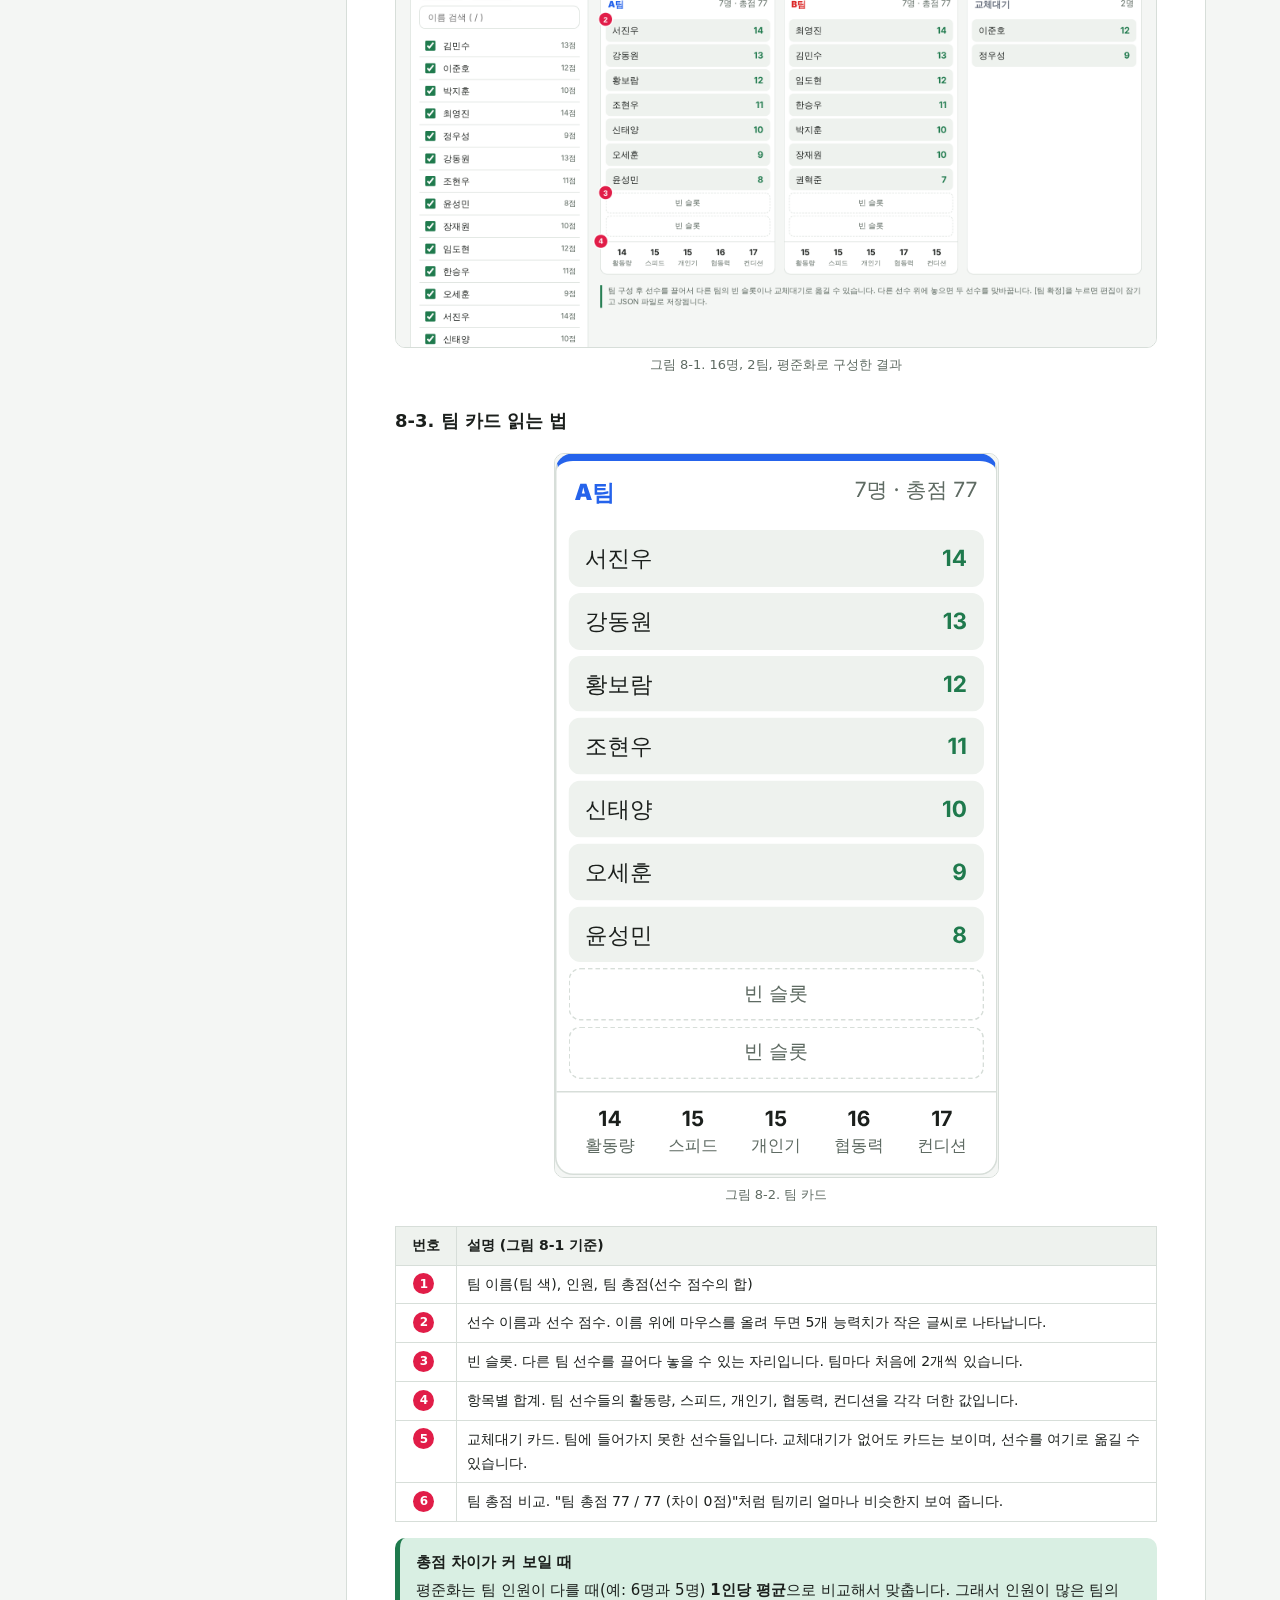
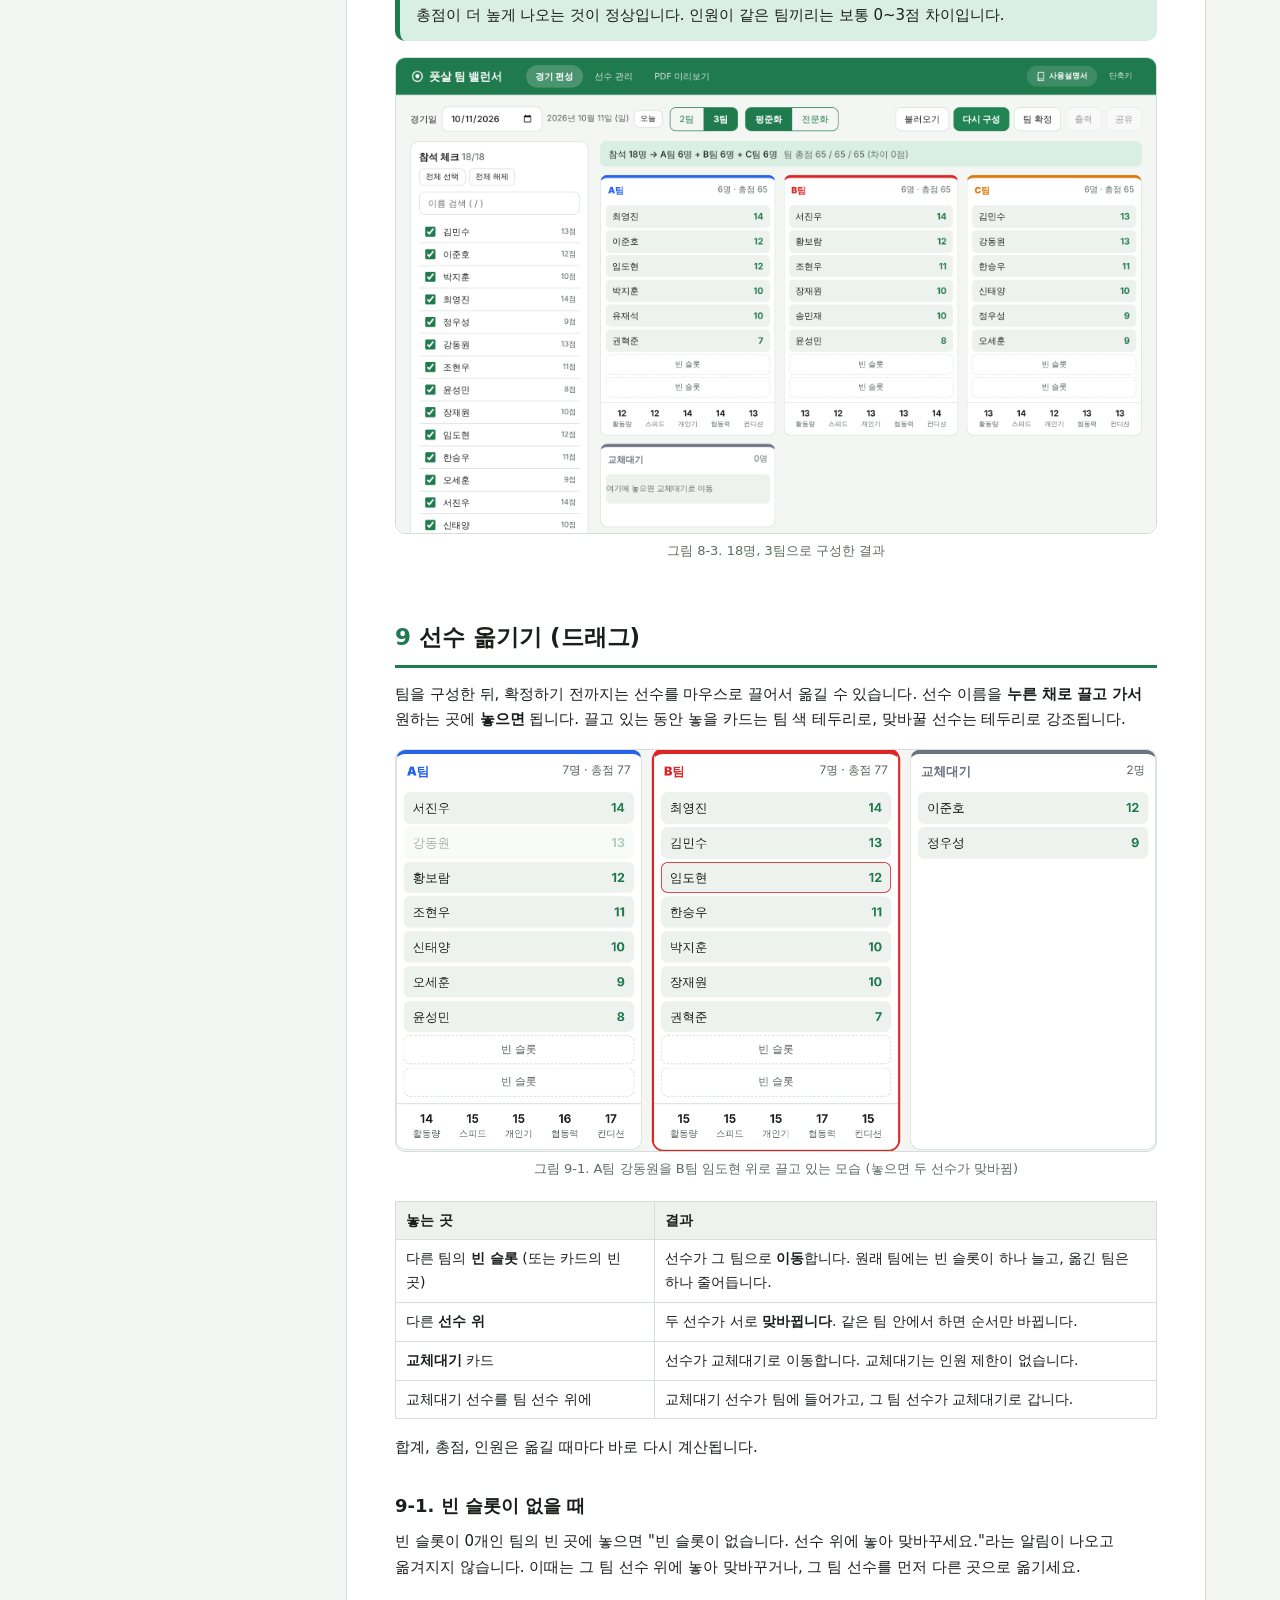
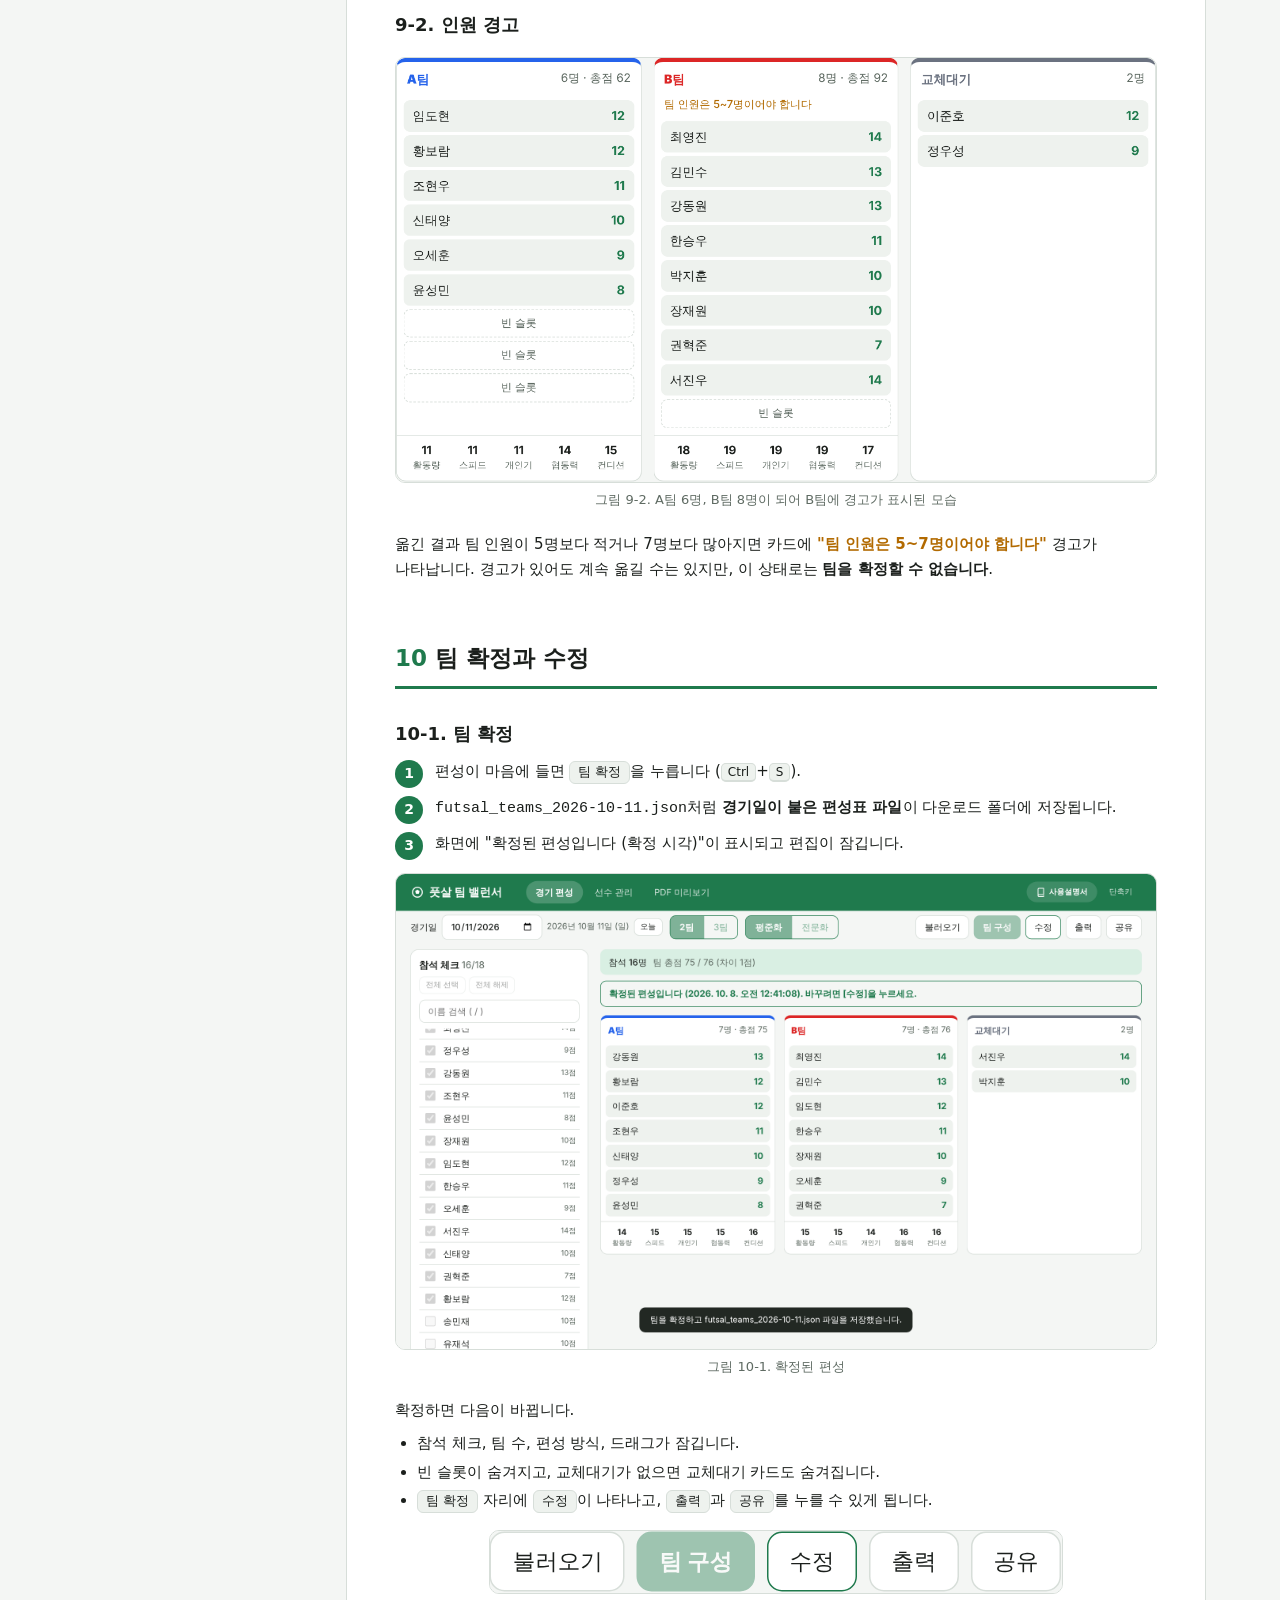
<file: footsalteam_web/manual.html>
<!doctype html>
<html lang="ko">
<head>
<meta charset="utf-8">
<meta name="viewport" content="width=device-width, initial-scale=1">
<title>풋살 팀 밸런서 사용자 설명서</title>
<link rel="icon" href="data:image/svg+xml,%3Csvg xmlns='http://www.w3.org/2000/svg' viewBox='0 0 32 32'%3E%3Crect width='32' height='32' rx='8' fill='%231f7a4d'/%3E%3Ccircle cx='16' cy='16' r='9' fill='none' stroke='white' stroke-width='2.5'/%3E%3Cpath d='M16 11l4 3-1.5 5h-5L12 14z' fill='white'/%3E%3C/svg%3E">
<style>
:root {
  --bg: #f4f6f4; --surface: #fff; --surface2: #eef2ee; --text: #1b1f1c; --muted: #5f6b63;
  --primary: #1f7a4d; --primary-weak: #d9efe3; --border: #d7ded9; --danger: #c0392b; --warn: #b26a00;
  --teamA: #2563eb; --teamB: #dc2626; --teamC: #d97706;
}
@media screen and (prefers-color-scheme: dark) {
  :root {
    --bg: #111513; --surface: #1a201c; --surface2: #222a25; --text: #e7ece8; --muted: #9aa79f;
    --primary: #4cc38a; --primary-weak: #1d3a2b; --border: #2f3933; --danger: #ff6b5e; --warn: #f0a940;
  }
}
* { box-sizing: border-box; }
html { scroll-behavior: smooth; }
body {
  margin: 0; background: var(--bg); color: var(--text);
  font-family: "Malgun Gothic", "맑은 고딕", "Apple SD Gothic Neo", "Noto Sans KR", "Nanum Gothic", system-ui, sans-serif;
  font-size: 15px; line-height: 1.7; word-break: keep-all;
}
a { color: var(--primary); }

/* 화면 전용 상단 막대 */
.bar {
  position: sticky; top: 0; z-index: 5; display: flex; align-items: center; gap: 10px; flex-wrap: wrap;
  padding: 10px 24px; background: #1f7a4d; color: #fff;
}
.bar strong { font-size: 16px; margin-right: auto; }
.bar a {
  color: #fff; text-decoration: none; padding: 6px 14px; border-radius: 999px;
  background: rgba(255, 255, 255, .16); font-size: 14px; font-weight: 700;
}
.bar a:hover { background: rgba(255, 255, 255, .28); }

.wrap { display: grid; grid-template-columns: 240px minmax(0, 1fr); gap: 32px; max-width: 1180px; margin: 0 auto; padding: 24px; }
.toc-side { position: sticky; top: 70px; align-self: start; max-height: calc(100vh - 90px); overflow: auto; font-size: 14px; }
.toc-side b { display: block; margin-bottom: 6px; }
.toc-side ol { margin: 0; padding-left: 20px; }
.toc-side li { margin: 3px 0; }
.toc-side a { color: var(--text); text-decoration: none; }
.toc-side a:hover { color: var(--primary); text-decoration: underline; }

article { background: var(--surface); border: 1px solid var(--border); border-radius: 16px; padding: 40px 48px; min-width: 0; }
.cover { text-align: center; padding: 30px 0 10px; }
.cover .logo { width: 72px; height: 72px; color: var(--primary); }
.cover h1 { font-size: 34px; margin: 10px 0 4px; }
.cover .sub { font-size: 18px; color: var(--muted); margin: 0; }
.cover .ver { margin-top: 18px; color: var(--muted); font-size: 14px; }
.cover .maker { margin: 4px 0 0; font-size: 16px; font-weight: 700; }
.cover-img { margin-top: 28px; }

h2 {
  font-size: 23px; margin: 56px 0 14px; padding-bottom: 8px; border-bottom: 3px solid var(--primary);
  scroll-margin-top: 70px;
}
h2 .no { color: var(--primary); margin-right: 8px; }
h3 { font-size: 18px; margin: 30px 0 8px; scroll-margin-top: 70px; }
h4 { font-size: 15px; margin: 18px 0 4px; }
p { margin: 8px 0; }
ul, ol { padding-left: 22px; margin: 8px 0; }
li { margin: 3px 0; }

figure { margin: 16px 0 20px; }
figure img { display: block; max-width: 100%; height: auto; border: 1px solid var(--border); border-radius: 10px; margin: 0 auto; }
figure.small img { max-width: 520px; }
figure.mid img { max-width: 720px; }
figcaption { text-align: center; color: var(--muted); font-size: 13px; margin-top: 6px; }

table { width: 100%; border-collapse: collapse; margin: 10px 0 16px; font-size: 14px; }
th, td { border: 1px solid var(--border); padding: 7px 10px; text-align: left; vertical-align: top; }
th { background: var(--surface2); font-weight: 700; }
td.c, th.c { text-align: center; }

.box { border-radius: 10px; padding: 12px 16px; margin: 14px 0; border-left: 5px solid; }
.box.tip { background: var(--primary-weak); border-color: var(--primary); }
.box.warn { background: rgba(178, 106, 0, .1); border-color: var(--warn); }
.box.danger { background: rgba(192, 57, 43, .08); border-color: var(--danger); }
.box b.t { display: block; margin-bottom: 2px; }

.steps { counter-reset: s; list-style: none; padding: 0; }
.steps > li { counter-increment: s; position: relative; padding-left: 40px; margin: 10px 0; }
.steps > li::before {
  content: counter(s); position: absolute; left: 0; top: 1px; width: 28px; height: 28px; border-radius: 50%;
  background: var(--primary); color: #fff; font-weight: 700; display: flex; align-items: center; justify-content: center; font-size: 14px;
}
.flow { display: grid; grid-template-columns: repeat(6, 1fr); gap: 8px; margin: 16px 0; }
.flow div {
  border: 1px solid var(--border); border-top: 4px solid var(--primary); border-radius: 10px; padding: 10px 8px;
  text-align: center; font-size: 13px; background: var(--surface2);
}
.flow b { display: block; font-size: 15px; margin-bottom: 2px; }
.num {
  display: inline-flex; width: 21px; height: 21px; border-radius: 50%; background: #e11d48; color: #fff;
  font-size: 12px; font-weight: 700; align-items: center; justify-content: center; margin-right: 4px; vertical-align: 1px;
}
kbd {
  font-family: inherit; font-size: 12px; padding: 1px 6px; border: 1px solid var(--border);
  border-bottom-width: 2px; border-radius: 5px; background: var(--surface2); white-space: nowrap;
}
.btnlike {
  display: inline-block; font-size: 13px; padding: 0 8px; border: 1px solid var(--border); border-radius: 6px;
  background: var(--surface2); white-space: nowrap; line-height: 1.6;
}
.team-a { color: var(--teamA); font-weight: 700; }
.team-b { color: var(--teamB); font-weight: 700; }
.team-c { color: var(--teamC); font-weight: 700; }
.toc-print { display: none; }
.foot { margin-top: 48px; color: var(--muted); font-size: 13px; text-align: center; }

@media (max-width: 900px) {
  .wrap { grid-template-columns: 1fr; padding: 12px; }
  .toc-side { position: static; max-height: none; }
  article { padding: 24px 18px; }
  .flow { grid-template-columns: repeat(3, 1fr); }
}

/* 인쇄 (PDF) */
@media print {
  @page { size: A4; }
  body { background: #fff; font-size: 10.5pt; line-height: 1.6; }
  .bar, .toc-side { display: none; }
  .wrap { display: block; padding: 0; max-width: none; }
  article { border: 0; padding: 0; border-radius: 0; }
  .cover { min-height: 245mm; display: flex; flex-direction: column; justify-content: center; padding: 0; }
  .cover h1 { font-size: 30pt; }
  .cover-img img { max-height: 105mm; width: auto; }
  .toc-print { display: block; break-before: page; }
  .toc-print h2 { margin-top: 0; }
  .toc-print ol { font-size: 11.5pt; line-height: 2; }
  .toc-print ol ol { font-size: 10pt; line-height: 1.7; }
  h2 { break-before: page; margin-top: 0; font-size: 17pt; }
  h3 { font-size: 13pt; break-after: avoid; }
  h4 { break-after: avoid; }
  figure, table, .box, .flow { break-inside: avoid; }
  figure img { max-height: 115mm; width: auto; }
  figure.small img { max-height: 70mm; }
  a { color: inherit; text-decoration: none; }
  .box.tip { background: #e6f4ec; }
}
</style>
</head>
<body>

<div class="bar">
  <strong>풋살 팀 밸런서 사용자 설명서 <small style="font-weight:400;opacity:.85;margin-left:6px">제작자 : modoismodo</small></strong>
  <a href="manual/futsal_user_manual.pdf" target="_blank" rel="noopener">PDF로 보기 / 인쇄</a>
  <a href="index.html">앱으로 돌아가기</a>
</div>

<div class="wrap">
  <nav class="toc-side" aria-label="목차">
    <b>목차</b>
    <ol>
      <li><a href="#s1">소개</a></li>
      <li><a href="#s2">설치와 실행</a></li>
      <li><a href="#s3">화면 구성</a></li>
      <li><a href="#s4">빠른 시작</a></li>
      <li><a href="#s5">선수 관리</a></li>
      <li><a href="#s6">경기 날짜와 참석 체크</a></li>
      <li><a href="#s7">팀 수와 인원 규칙</a></li>
      <li><a href="#s8">팀 구성 (평준화 / 전문화)</a></li>
      <li><a href="#s9">선수 옮기기 (드래그)</a></li>
      <li><a href="#s10">팀 확정과 수정</a></li>
      <li><a href="#s11">불러오기</a></li>
      <li><a href="#s12">PDF 출력</a></li>
      <li><a href="#s13">공유 이미지 (카카오톡)</a></li>
      <li><a href="#s14">키보드 단축키</a></li>
      <li><a href="#s15">데이터 보관과 백업</a></li>
      <li><a href="#s16">자주 묻는 질문</a></li>
      <li><a href="#s17">부록 (제작자, 버전)</a></li>
    </ol>
  </nav>

<article>

<!-- 표지 -->
<section class="cover">
  <svg class="logo" viewBox="0 0 32 32" aria-hidden="true"><circle cx="16" cy="16" r="11" fill="none" stroke="currentColor" stroke-width="2.5"/><path d="M16 10l5 3.6-1.9 6h-6.2l-1.9-6z" fill="currentColor"/></svg>
  <h1>풋살 팀 밸런서</h1>
  <p class="sub">사용자 설명서 · 로컬 PC 버전</p>
  <p class="ver">버전 1.0 · 2026년 10월</p>
  <p class="maker">제작자 : modoismodo</p>
  <figure class="cover-img"><img src="manual/img/08-teams-2.png" alt="팀 구성 화면"></figure>
</section>

<!-- 인쇄용 목차 -->
<section class="toc-print">
  <h2>목차</h2>
  <ol>
    <li>소개</li>
    <li>설치와 실행</li>
    <li>화면 구성</li>
    <li>빠른 시작 — 처음 사용할 때 순서</li>
    <li>선수 관리 — 등록, 능력치, 이름 수정, 삭제, 검색, 명단 옮기기</li>
    <li>경기 날짜와 참석 체크</li>
    <li>팀 수와 인원 규칙</li>
    <li>팀 구성 — 평준화와 전문화</li>
    <li>선수 옮기기 — 드래그 앤 드롭</li>
    <li>팀 확정과 수정</li>
    <li>불러오기</li>
    <li>PDF 출력</li>
    <li>공유 이미지 — 카카오톡으로 보내기</li>
    <li>키보드 단축키</li>
    <li>데이터 보관과 백업</li>
    <li>자주 묻는 질문과 문제 해결</li>
    <li>부록 — 파일 목록, 편성 규칙 요약, 제작자와 버전 정보</li>
  </ol>
</section>

<!-- 1 -->
<h2 id="s1"><span class="no">1</span>소개</h2>
<p><b>풋살 팀 밸런서</b>는 풋살 경기 전에 참석한 선수들의 능력치를 바탕으로 팀을 자동으로 나눠 주는 프로그램입니다.</p>
<ul>
  <li><b>팀을 고르게 나눕니다.</b> 선수마다 매긴 5가지 능력치를 보고, 팀끼리 실력이 비슷하도록(평준화) 또는 실력 순서대로(전문화) 2팀이나 3팀을 만듭니다.</li>
  <li><b>사람이 직접 고칠 수 있습니다.</b> 자동으로 나눈 결과를 마우스로 끌어서 선수를 옮기거나 맞바꿀 수 있습니다.</li>
  <li><b>결과를 남기고 나눕니다.</b> 확정한 편성표를 파일로 저장하고, A4 PDF로 인쇄하고, 카카오톡에 붙여 넣을 수 있는 이미지로 공유합니다.</li>
</ul>

<h3>이 버전의 특징</h3>
<table>
  <tr><th style="width:28%">항목</th><th>내용</th></tr>
  <tr><td>설치</td><td>필요 없습니다. 폴더 안의 <code>index.html</code>을 더블클릭하면 바로 실행됩니다.</td></tr>
  <tr><td>서버, DB, 인터넷</td><td>필요 없습니다. 모든 기능이 PC 안에서만 동작하며, 인터넷이 끊겨도 쓸 수 있습니다.</td></tr>
  <tr><td>데이터 저장</td><td>선수 명단과 날짜별 편성은 브라우저 안에 자동 저장됩니다. 확정한 편성표는 파일(JSON)로 저장됩니다.</td></tr>
  <tr><td>권장 환경</td><td>Windows PC + <b>Chrome</b> 또는 <b>Microsoft Edge</b> 최신 버전, 화면 너비 1280픽셀 이상</td></tr>
</table>

<!-- 2 -->
<h2 id="s2"><span class="no">2</span>설치와 실행</h2>
<h3>2-1. 프로그램 폴더 준비</h3>
<ol class="steps">
  <li>전달받은 <code>footsalteam_web.zip</code> 파일을 PC에 저장합니다.</li>
  <li>파일을 마우스 오른쪽 버튼으로 누르고 <span class="btnlike">압축 풀기</span> 또는 <span class="btnlike">모두 압축 풀기</span>를 누릅니다.</li>
  <li>압축을 푼 <code>footsalteam_web</code> 폴더를 오래 둘 곳으로 옮깁니다. 예: <code>C:\futsal\footsalteam_web</code></li>
</ol>
<div class="box warn"><b class="t">폴더 구조를 그대로 두세요</b>
<code>index.html</code>, <code>manual.html</code>, <code>css</code>, <code>js</code>, <code>manual</code> 폴더가 한곳에 함께 있어야 합니다. <code>index.html</code> 파일만 따로 복사하면 화면이 깨지거나 동작하지 않습니다.</div>

<h3>2-2. 실행</h3>
<ol class="steps">
  <li><code>footsalteam_web</code> 폴더를 열고 <code>index.html</code>을 더블클릭합니다.</li>
  <li>Chrome 또는 Edge에서 프로그램이 열립니다. 주소창에는 <code>file:///C:/futsal/footsalteam_web/index.html</code>처럼 표시됩니다.</li>
  <li>다른 프로그램(메모장 등)으로 열리면, <code>index.html</code>을 마우스 오른쪽 버튼으로 누르고 <span class="btnlike">연결 프로그램</span> → <b>Google Chrome</b> 또는 <b>Microsoft Edge</b>를 고릅니다.</li>
</ol>
<div class="box tip"><b class="t">자주 쓴다면</b>
프로그램을 연 상태에서 <kbd>Ctrl</kbd>+<kbd>D</kbd>를 눌러 즐겨찾기에 추가하거나, <code>index.html</code>을 마우스 오른쪽 버튼으로 누르고 <span class="btnlike">바로 가기 만들기</span>로 바탕화면에 바로가기를 두면 편합니다.</div>

<h3>2-3. 새 버전으로 바꾸기</h3>
<p>새 버전을 받으면 기존 <code>footsalteam_web</code> 폴더에 그대로 덮어쓰면 됩니다. 선수 명단은 폴더가 아니라 브라우저에 저장되어 있으므로 지워지지 않습니다. 그래도 바꾸기 전에 <a href="#s5-6">명단 내보내기</a>로 백업해 두기를 권합니다.</p>

<!-- 3 -->
<h2 id="s3"><span class="no">3</span>화면 구성</h2>
<figure><img src="manual/img/01-overview.png" alt="첫 화면 구성"><figcaption>그림 3-1. 첫 화면 (경기 편성 탭)</figcaption></figure>
<table>
  <tr><th class="c" style="width:8%">번호</th><th style="width:22%">이름</th><th>설명</th></tr>
  <tr><td class="c"><span class="num">1</span></td><td>탭</td><td><b>경기 편성</b>(팀 나누기), <b>선수 관리</b>(명단과 능력치), <b>PDF 미리보기</b>(출력물 확인) 화면을 오갑니다.</td></tr>
  <tr><td class="c"><span class="num">2</span></td><td>사용설명서 / 단축키</td><td><span class="btnlike">사용설명서</span>를 누르면 이 설명서가 새 탭으로 열립니다(<kbd>F1</kbd>). <span class="btnlike">단축키</span>는 키보드 단축키 목록을 보여 줍니다. 화면 맨 아래에는 제작자 정보와 함께 설명서, 설명서 PDF 링크가 있습니다.</td></tr>
  <tr><td class="c"><span class="num">3</span></td><td>경기일</td><td>경기 날짜를 고릅니다. 날짜마다 참석 체크와 편성이 따로 보관됩니다.</td></tr>
  <tr><td class="c"><span class="num">4</span></td><td>팀 수</td><td>2팀 또는 3팀을 고릅니다.</td></tr>
  <tr><td class="c"><span class="num">5</span></td><td>편성 방식</td><td>평준화(실력을 고르게) 또는 전문화(실력 순서대로)를 고릅니다.</td></tr>
  <tr><td class="c"><span class="num">6</span></td><td>작업 버튼</td><td><span class="btnlike">불러오기</span> <span class="btnlike">팀 구성</span> <span class="btnlike">팀 확정</span> <span class="btnlike">출력</span> <span class="btnlike">공유</span>. 지금 쓸 수 없는 버튼은 흐리게 표시됩니다.</td></tr>
  <tr><td class="c"><span class="num">7</span></td><td>참석 체크</td><td>오늘 참석하는 선수를 체크합니다. 이름 옆 숫자는 선수 점수(능력치 합계)입니다.</td></tr>
  <tr><td class="c"><span class="num">8</span></td><td>상태 안내</td><td>참석 인원과 예상 팀 구성을 보여 줍니다. 인원이 모자라면 빨간 글씨로 "경기 불가"를 표시합니다.</td></tr>
</table>
<p>화면에 나타나는 짧은 알림(예: "선수를 추가했습니다")은 화면 아래 가운데에 잠시 표시되었다가 사라집니다.</p>
<p>Windows를 다크 모드로 설정하면 프로그램도 자동으로 어두운 화면으로 바뀝니다. 창 너비를 좁히면(900픽셀 이하) 참석 체크가 위, 팀 카드가 아래로 배치됩니다.</p>

<!-- 4 -->
<h2 id="s4"><span class="no">4</span>빠른 시작</h2>
<p>처음 사용할 때는 아래 순서대로 진행하세요. 두 번째 경기부터는 2번부터 시작하면 됩니다.</p>
<div class="flow">
  <div><b>1. 선수 등록</b>선수 관리 탭에서 이름과 능력치 입력</div>
  <div><b>2. 참석 체크</b>경기일을 고르고 참석자 체크</div>
  <div><b>3. 팀 구성</b>팀 수, 방식 고르고 [팀 구성]</div>
  <div><b>4. 조정</b>필요하면 선수를 끌어서 옮기기</div>
  <div><b>5. 팀 확정</b>[팀 확정] → 파일 저장, 잠금</div>
  <div><b>6. 출력·공유</b>PDF 인쇄, 카톡 이미지 공유</div>
</div>
<ol class="steps">
  <li><b>선수 등록:</b> <span class="btnlike">선수 관리</span> 탭에서 이름을 입력하고 <kbd>Enter</kbd>. 등록한 선수의 능력치 버튼(1·2·3)을 눌러 실력을 매깁니다. (<a href="#s5">5장</a>)</li>
  <li><b>참석 체크:</b> <span class="btnlike">경기 편성</span> 탭에서 경기일을 확인하고, 참석하는 선수를 체크합니다. (<a href="#s6">6장</a>)</li>
  <li><b>팀 구성:</b> 2팀/3팀, 평준화/전문화를 고르고 <span class="btnlike">팀 구성</span>을 누릅니다. 마음에 들 때까지 <span class="btnlike">다시 구성</span>을 눌러도 됩니다. (<a href="#s8">8장</a>)</li>
  <li><b>조정:</b> 같이 뛰어야 하는 사람, 떨어져야 하는 사람이 있으면 선수 이름을 끌어서 옮깁니다. (<a href="#s9">9장</a>)</li>
  <li><b>팀 확정:</b> <span class="btnlike">팀 확정</span>을 누르면 편성표 파일이 저장되고 편집이 잠깁니다. (<a href="#s10">10장</a>)</li>
  <li><b>출력·공유:</b> <span class="btnlike">출력</span>으로 PDF를 받거나, <span class="btnlike">공유</span>로 팀 명단 이미지를 카카오톡에 붙여 넣습니다. (<a href="#s12">12장</a>, <a href="#s13">13장</a>)</li>
</ol>

<!-- 5 -->
<h2 id="s5"><span class="no">5</span>선수 관리</h2>
<figure><img src="manual/img/03-players.png" alt="선수 관리 화면"><figcaption>그림 5-1. 선수 관리 화면</figcaption></figure>
<table>
  <tr><th class="c" style="width:8%">번호</th><th style="width:22%">이름</th><th>설명</th></tr>
  <tr><td class="c"><span class="num">1</span></td><td>이름 입력, 선수 추가</td><td>새 선수를 등록합니다.</td></tr>
  <tr><td class="c"><span class="num">2</span></td><td>이름 검색</td><td>글자를 입력하면 이름에 그 글자가 들어간 선수만 보입니다.</td></tr>
  <tr><td class="c"><span class="num">3</span></td><td>명단 내보내기 / 가져오기</td><td>명단을 파일로 백업하거나 다른 PC로 옮깁니다.</td></tr>
  <tr><td class="c"><span class="num">4</span></td><td>능력치</td><td>5개 항목마다 1·2·3 중 하나를 누릅니다. 초록색이 현재 값입니다.</td></tr>
  <tr><td class="c"><span class="num">5</span></td><td>합계</td><td>5개 능력치를 더한 선수 점수(5~15점)입니다.</td></tr>
  <tr><td class="c"><span class="num">6</span></td><td>수정 / 삭제</td><td>이름을 바꾸거나 선수를 지웁니다.</td></tr>
</table>

<h3 id="s5-1">5-1. 선수 등록</h3>
<figure class="mid"><img src="manual/img/02-add-player.png" alt="선수 추가"><figcaption>그림 5-2. 이름을 입력하고 Enter</figcaption></figure>
<ol class="steps">
  <li><span class="btnlike">선수 관리</span> 탭(<kbd>Alt</kbd>+<kbd>2</kbd>)을 엽니다.</li>
  <li><span class="btnlike">이름 입력</span> 칸에 이름을 쓰고 <kbd>Enter</kbd>를 누르거나 <span class="btnlike">선수 추가</span>를 누릅니다.</li>
  <li>목록 맨 아래에 선수가 추가됩니다. 새 선수의 능력치는 모두 <b>2(보통)</b>, 합계는 <b>10점</b>입니다.</li>
  <li>입력 칸에 커서가 그대로 있으므로 이어서 다음 이름을 입력하면 됩니다.</li>
</ol>
<ul>
  <li><b>같은 이름은 등록할 수 없습니다.</b> "이미 같은 이름의 선수가 있습니다"라는 알림이 나옵니다. 동명이인은 "김민수A", "김민수(87)"처럼 구분해서 등록하세요.</li>
  <li>이름은 20자까지 입력할 수 있고, 빈칸만 입력하면 등록되지 않습니다.</li>
</ul>

<h3 id="s5-2">5-2. 능력치 매기기</h3>
<p>능력치 5개 항목은 각각 <b>1(낮음) · 2(보통) · 3(높음)</b> 세 단계입니다. 숫자 버튼을 누르면 바로 바뀌고 자동 저장됩니다. 저장 버튼은 따로 없습니다.</p>
<table>
  <tr><th style="width:16%">항목</th><th>뜻</th><th style="width:34%">매기는 예</th></tr>
  <tr><td>활동량</td><td>경기 내내 얼마나 많이 뛰는가</td><td>쉬지 않고 뛰면 3, 자주 쉬면 1</td></tr>
  <tr><td>스피드</td><td>달리기와 순간 움직임이 얼마나 빠른가</td><td>팀에서 가장 빠른 편이면 3</td></tr>
  <tr><td>개인기</td><td>드리블, 볼 터치, 슈팅 등 공 다루는 기술</td><td>혼자 수비를 제칠 수 있으면 3</td></tr>
  <tr><td>협동력</td><td>패스, 위치 선정, 수비 가담 등 팀플레이</td><td>패스를 잘 돌리고 수비도 하면 3</td></tr>
  <tr><td>컨디션</td><td>요즘 몸 상태와 경기 감각</td><td>부상 회복 중이면 1, 최근 꾸준히 뛰면 3</td></tr>
</table>
<div class="box tip"><b class="t">점수 매기기 요령</b>
<ul>
  <li>처음에는 모두 2로 두고, 확실히 잘하거나 부족한 항목만 3이나 1로 바꾸세요.</li>
  <li><b>컨디션</b>은 경기 전에 바꿔 주면 좋습니다. 부상, 장기 결석 같은 사정을 반영할 수 있습니다.</li>
  <li>선수 점수(합계)는 경기 편성 화면의 참석 체크와 팀 카드에도 표시됩니다.</li>
</ul></div>

<h3 id="s5-3">5-3. 이름 수정</h3>
<figure><img src="manual/img/04-rename.png" alt="이름 수정"><figcaption>그림 5-3. 이름 수정 중인 화면 (3번 선수)</figcaption></figure>
<ol class="steps">
  <li>바꿀 선수 줄의 <span class="btnlike">수정</span>을 누르거나, 이름을 <b>더블클릭</b>합니다.</li>
  <li>이름 칸이 입력 칸으로 바뀌면 새 이름을 입력합니다.</li>
  <li><kbd>Enter</kbd> 또는 <span class="btnlike">저장</span>을 누르면 저장됩니다. <kbd>Esc</kbd> 또는 <span class="btnlike">취소</span>를 누르면 원래 이름으로 돌아갑니다.</li>
</ol>
<p>다른 선수와 같은 이름으로는 바꿀 수 없습니다. 이미 확정한 편성표에는 확정할 때의 이름이 그대로 남습니다.</p>

<h3 id="s5-4">5-4. 선수 삭제</h3>
<figure class="small"><img src="manual/img/05-delete.png" alt="삭제 확인 창"><figcaption>그림 5-4. 삭제 확인 창</figcaption></figure>
<ol class="steps">
  <li>지울 선수 줄의 <span class="btnlike">삭제</span>를 누릅니다.</li>
  <li>확인 창에서 빨간 <span class="btnlike">삭제</span>를 누릅니다. 그만두려면 <span class="btnlike">취소</span> 또는 <kbd>Esc</kbd>.</li>
</ol>
<div class="box warn"><b class="t">삭제는 되돌릴 수 없습니다</b>
지운 선수는 현재 경기일의 참석 체크에서도 빠지고, 편성 중이던 팀 카드가 지워집니다(다시 <span class="btnlike">팀 구성</span> 필요). 이미 확정한 편성표에는 영향이 없습니다. 실수로 지웠다면 <span class="btnlike">명단 가져오기</span>로 백업 파일에서 다시 불러올 수 있습니다.</div>

<h3 id="s5-5">5-5. 이름 검색</h3>
<p><span class="btnlike">이름 검색</span> 칸에 글자를 입력하면 그 글자가 들어간 선수만 표시됩니다. 예를 들어 "민"을 입력하면 김민수, 송민재, 윤성민이 보입니다. 검색 칸을 비우면 전체가 다시 보입니다. 다른 곳에 커서가 없을 때 <kbd>/</kbd>를 누르면 검색 칸으로 바로 이동합니다.</p>

<h3 id="s5-6">5-6. 명단 내보내기 / 가져오기</h3>
<p>선수 명단을 파일로 저장해 두었다가 다시 불러오는 기능입니다. <b>백업</b>과 <b>다른 PC나 다른 브라우저로 옮기기</b>에 씁니다.</p>
<h4>내보내기</h4>
<p><span class="btnlike">명단 내보내기</span>를 누르면 <code>futsal_players_날짜.json</code> 파일이 PC의 <b>다운로드</b> 폴더에 저장됩니다. 이 파일에는 모든 선수의 이름과 능력치가 들어 있습니다.</p>
<h4>가져오기</h4>
<ol class="steps">
  <li><span class="btnlike">명단 가져오기</span>를 누르고, 내보내기로 저장한 파일을 고릅니다.</li>
  <li>"추가 n명, 갱신 n명" 알림이 나오고 목록에 반영됩니다.</li>
</ol>
<table>
  <tr><th style="width:40%">파일 속 선수가</th><th>처리</th></tr>
  <tr><td>지금 명단에 없는 새 선수</td><td>명단에 <b>추가</b></td></tr>
  <tr><td>지금 명단에 있는 같은 선수(같은 파일에서 나온 선수)</td><td>이름과 능력치를 파일 내용으로 <b>갱신</b></td></tr>
  <tr><td>다른 선수인데 이름만 같음</td><td><b>건너뜀</b> (기존 선수를 그대로 둠)</td></tr>
</table>

<!-- 6 -->
<h2 id="s6"><span class="no">6</span>경기 날짜와 참석 체크</h2>
<figure><img src="manual/img/06-attendance.png" alt="참석 체크"><figcaption>그림 6-1. 18명 중 16명을 참석 체크한 화면</figcaption></figure>

<h3>6-1. 경기일 고르기</h3>
<ul>
  <li>프로그램을 열면 <b>오늘 날짜</b>가 선택되어 있습니다. 옆에 "2026년 10월 11일 (일)"처럼 요일이 함께 표시됩니다.</li>
  <li>날짜 칸을 누르면 달력이 열립니다. 날짜를 고르면 그 날짜의 화면으로 바뀝니다.</li>
  <li><span class="btnlike">오늘</span>을 누르면 오늘 날짜로 돌아옵니다.</li>
  <li>키보드 <kbd>[</kbd>는 하루 전, <kbd>]</kbd>는 하루 뒤로 이동합니다.</li>
</ul>
<div class="box tip"><b class="t">날짜마다 따로 보관됩니다</b>
참석 체크, 팀 수, 편성 방식, 팀 편성, 확정 여부가 날짜별로 저장됩니다. 다른 날짜로 갔다가 돌아와도 그대로 남아 있습니다. 처음 고른 날짜는 참석 체크가 비어 있습니다.</div>
<p>날짜 칸의 표시 형식(예: <code>2026. 10. 11.</code> 또는 <code>10/11/2026</code>)은 PC와 브라우저의 언어 설정에 따라 다를 수 있습니다. 옆에 표시되는 한글 날짜를 기준으로 확인하세요.</p>

<h3>6-2. 참석 체크</h3>
<ul>
  <li>선수 이름이나 체크 상자를 누르면 체크/해제됩니다.</li>
  <li><span class="btnlike">전체 선택</span>은 모든 선수를, <span class="btnlike">전체 해제</span>는 아무도 체크하지 않은 상태로 만듭니다. 대부분 참석하는 날에는 전체 선택 후 빠진 사람만 해제하면 빠릅니다.</li>
  <li>"참석 체크 16/18"은 전체 18명 중 16명이 체크되었다는 뜻입니다.</li>
  <li>선수가 많으면 <span class="btnlike">이름 검색</span> 칸(<kbd>/</kbd>)으로 찾아서 체크하세요.</li>
  <li>상단 상태 안내에 "참석 16명 → A팀 7명 + B팀 7명 + 교체대기 2명"처럼 예상 구성이 바로 표시됩니다.</li>
</ul>
<div class="box warn"><b class="t">참석을 바꾸면 팀이 다시 비워집니다</b>
팀을 구성한 뒤에 참석 체크를 바꾸면 지금 팀 카드가 지워집니다. 참석자가 달라졌으니 <span class="btnlike">팀 구성</span>을 다시 눌러 주세요.</div>

<!-- 7 -->
<h2 id="s7"><span class="no">7</span>팀 수와 인원 규칙</h2>
<p>툴바의 <span class="btnlike">2팀</span> <span class="btnlike">3팀</span> 중에서 고릅니다. 팀 인원은 다음 규칙으로 자동으로 정해집니다.</p>
<ol>
  <li>한 팀은 <b>5명 이상 7명 이하</b>입니다.</li>
  <li>참석 인원을 팀끼리 <b>최대 1명 차이</b>로 고르게 나눕니다. 1명 많은 팀은 A팀부터입니다.</li>
  <li>팀에 다 들어가지 못하는 인원(팀 수 × 7명 초과)은 <b>교체대기</b>가 됩니다. 교체대기는 <b>무작위</b>로 뽑습니다.</li>
  <li>인원이 모자라면(2팀은 10명 미만, 3팀은 15명 미만) <b>경기 불가</b>로 표시되고 <span class="btnlike">팀 구성</span>을 누를 수 없습니다.</li>
</ol>
<figure class="mid"><img src="manual/img/07-not-enough.png" alt="경기 불가"><figcaption>그림 7-1. 14명 참석에 3팀을 고른 경우 (최소 15명 필요)</figcaption></figure>
<table>
  <tr><th class="c">참석</th><th>2팀 선택</th><th>3팀 선택</th></tr>
  <tr><td class="c">9명 이하</td><td>경기 불가</td><td>경기 불가</td></tr>
  <tr><td class="c">10</td><td>A5 + B5</td><td>경기 불가</td></tr>
  <tr><td class="c">11</td><td>A6 + B5</td><td>경기 불가</td></tr>
  <tr><td class="c">12</td><td>A6 + B6</td><td>경기 불가</td></tr>
  <tr><td class="c">13</td><td>A7 + B6</td><td>경기 불가</td></tr>
  <tr><td class="c">14</td><td>A7 + B7</td><td>경기 불가</td></tr>
  <tr><td class="c">15</td><td>A7 + B7 + 대기 1</td><td>A5 + B5 + C5</td></tr>
  <tr><td class="c">16</td><td>A7 + B7 + 대기 2</td><td>A6 + B5 + C5</td></tr>
  <tr><td class="c">18</td><td>A7 + B7 + 대기 4</td><td>A6 + B6 + C6</td></tr>
  <tr><td class="c">20</td><td>A7 + B7 + 대기 6</td><td>A7 + B7 + C6</td></tr>
  <tr><td class="c">21</td><td>A7 + B7 + 대기 7</td><td>A7 + B7 + C7</td></tr>
  <tr><td class="c">23</td><td>A7 + B7 + 대기 9</td><td>A7 + B7 + C7 + 대기 2</td></tr>
</table>
<p>팀 이름은 <span class="team-a">A팀(파랑)</span>, <span class="team-b">B팀(빨강)</span>, <span class="team-c">C팀(주황)</span>이고 교체대기는 회색입니다. 팀을 구성한 뒤 팀 수를 바꾸면 팀 카드가 지워지므로 <span class="btnlike">팀 구성</span>을 다시 누르세요.</p>

<!-- 8 -->
<h2 id="s8"><span class="no">8</span>팀 구성 (평준화 / 전문화)</h2>
<h3>8-1. 편성 방식</h3>
<table>
  <tr><th style="width:16%">방식</th><th>나누는 방법</th><th style="width:28%">이럴 때</th></tr>
  <tr><td><b>평준화</b></td><td>점수가 높은 선수부터 A→B→B→A(3팀은 A→B→C→C→B→A) 순서로 번갈아 넣은 뒤, 팀 사이에서 선수를 맞바꿔 가며 <b>팀 총점</b>과 <b>항목별 능력치</b>가 가장 비슷해지는 조합을 찾습니다.</td><td>평소 친선 경기. 어느 팀이 이길지 모르는 접전을 원할 때</td></tr>
  <tr><td><b>전문화</b></td><td>점수가 높은 선수부터 A팀을 채우고, 그다음 선수들로 B팀, 그다음 C팀을 채웁니다.</td><td>실력이 비슷한 사람끼리 뛰게 하고 싶을 때 (수준별 경기)</td></tr>
</table>
<p>두 방식 모두 <b>교체대기를 먼저 무작위로 뽑은 다음</b> 나머지 선수로 팀을 나눕니다. 점수가 같은 선수끼리의 순서도 매번 무작위로 섞습니다.</p>

<h3>8-2. 팀 구성하기</h3>
<ol class="steps">
  <li>팀 수(<span class="btnlike">2팀</span>/<span class="btnlike">3팀</span>)와 방식(<span class="btnlike">평준화</span>/<span class="btnlike">전문화</span>)을 고릅니다.</li>
  <li><span class="btnlike">팀 구성</span>을 누릅니다 (<kbd>Ctrl</kbd>+<kbd>Enter</kbd>).</li>
  <li>팀 카드가 나타나고, 버튼 이름이 <span class="btnlike">다시 구성</span>으로 바뀝니다.</li>
  <li>결과가 마음에 들지 않으면 <span class="btnlike">다시 구성</span>을 누를 때마다 새 조합이 나옵니다. 교체대기 선수도 다시 뽑힙니다.</li>
</ol>
<p>팀을 구성한 상태에서 편성 방식을 바꾸면 바뀐 방식으로 <b>즉시 다시 구성</b>됩니다.</p>
<figure><img src="manual/img/08-teams-2.png" alt="2팀 구성 결과"><figcaption>그림 8-1. 16명, 2팀, 평준화로 구성한 결과</figcaption></figure>

<h3>8-3. 팀 카드 읽는 법</h3>
<figure class="small"><img src="manual/img/09-team-card.png" alt="팀 카드"><figcaption>그림 8-2. 팀 카드</figcaption></figure>
<table>
  <tr><th class="c" style="width:8%">번호</th><th>설명 (그림 8-1 기준)</th></tr>
  <tr><td class="c"><span class="num">1</span></td><td>팀 이름(팀 색), 인원, 팀 총점(선수 점수의 합)</td></tr>
  <tr><td class="c"><span class="num">2</span></td><td>선수 이름과 선수 점수. 이름 위에 마우스를 올려 두면 5개 능력치가 작은 글씨로 나타납니다.</td></tr>
  <tr><td class="c"><span class="num">3</span></td><td>빈 슬롯. 다른 팀 선수를 끌어다 놓을 수 있는 자리입니다. 팀마다 처음에 2개씩 있습니다.</td></tr>
  <tr><td class="c"><span class="num">4</span></td><td>항목별 합계. 팀 선수들의 활동량, 스피드, 개인기, 협동력, 컨디션을 각각 더한 값입니다.</td></tr>
  <tr><td class="c"><span class="num">5</span></td><td>교체대기 카드. 팀에 들어가지 못한 선수들입니다. 교체대기가 없어도 카드는 보이며, 선수를 여기로 옮길 수 있습니다.</td></tr>
  <tr><td class="c"><span class="num">6</span></td><td>팀 총점 비교. "팀 총점 77 / 77 (차이 0점)"처럼 팀끼리 얼마나 비슷한지 보여 줍니다.</td></tr>
</table>
<div class="box tip"><b class="t">총점 차이가 커 보일 때</b>
평준화는 팀 인원이 다를 때(예: 6명과 5명) <b>1인당 평균</b>으로 비교해서 맞춥니다. 그래서 인원이 많은 팀의 총점이 더 높게 나오는 것이 정상입니다. 인원이 같은 팀끼리는 보통 0~3점 차이입니다.</div>
<figure><img src="manual/img/13-teams-3.png" alt="3팀 구성 결과"><figcaption>그림 8-3. 18명, 3팀으로 구성한 결과</figcaption></figure>

<!-- 9 -->
<h2 id="s9"><span class="no">9</span>선수 옮기기 (드래그)</h2>
<p>팀을 구성한 뒤, 확정하기 전까지는 선수를 마우스로 끌어서 옮길 수 있습니다. 선수 이름을 <b>누른 채로 끌고 가서</b> 원하는 곳에 <b>놓으면</b> 됩니다. 끌고 있는 동안 놓을 카드는 팀 색 테두리로, 맞바꿀 선수는 테두리로 강조됩니다.</p>
<figure><img src="manual/img/10-dragging.png" alt="드래그 중"><figcaption>그림 9-1. A팀 강동원을 B팀 임도현 위로 끌고 있는 모습 (놓으면 두 선수가 맞바뀜)</figcaption></figure>
<table>
  <tr><th style="width:34%">놓는 곳</th><th>결과</th></tr>
  <tr><td>다른 팀의 <b>빈 슬롯</b> (또는 카드의 빈 곳)</td><td>선수가 그 팀으로 <b>이동</b>합니다. 원래 팀에는 빈 슬롯이 하나 늘고, 옮긴 팀은 하나 줄어듭니다.</td></tr>
  <tr><td>다른 <b>선수 위</b></td><td>두 선수가 서로 <b>맞바뀝니다</b>. 같은 팀 안에서 하면 순서만 바뀝니다.</td></tr>
  <tr><td><b>교체대기</b> 카드</td><td>선수가 교체대기로 이동합니다. 교체대기는 인원 제한이 없습니다.</td></tr>
  <tr><td>교체대기 선수를 팀 선수 위에</td><td>교체대기 선수가 팀에 들어가고, 그 팀 선수가 교체대기로 갑니다.</td></tr>
</table>
<p>합계, 총점, 인원은 옮길 때마다 바로 다시 계산됩니다.</p>

<h3>9-1. 빈 슬롯이 없을 때</h3>
<p>빈 슬롯이 0개인 팀의 빈 곳에 놓으면 "빈 슬롯이 없습니다. 선수 위에 놓아 맞바꾸세요."라는 알림이 나오고 옮겨지지 않습니다. 이때는 그 팀 선수 위에 놓아 맞바꾸거나, 그 팀 선수를 먼저 다른 곳으로 옮기세요.</p>

<h3>9-2. 인원 경고</h3>
<figure><img src="manual/img/11-warning.png" alt="인원 경고"><figcaption>그림 9-2. A팀 6명, B팀 8명이 되어 B팀에 경고가 표시된 모습</figcaption></figure>
<p>옮긴 결과 팀 인원이 5명보다 적거나 7명보다 많아지면 카드에 <b style="color:var(--warn)">"팀 인원은 5~7명이어야 합니다"</b> 경고가 나타납니다. 경고가 있어도 계속 옮길 수는 있지만, 이 상태로는 <b>팀을 확정할 수 없습니다</b>.</p>

<!-- 10 -->
<h2 id="s10"><span class="no">10</span>팀 확정과 수정</h2>
<h3>10-1. 팀 확정</h3>
<ol class="steps">
  <li>편성이 마음에 들면 <span class="btnlike">팀 확정</span>을 누릅니다 (<kbd>Ctrl</kbd>+<kbd>S</kbd>).</li>
  <li><code>futsal_teams_2026-10-11.json</code>처럼 <b>경기일이 붙은 편성표 파일</b>이 다운로드 폴더에 저장됩니다.</li>
  <li>화면에 "확정된 편성입니다 (확정 시각)"이 표시되고 편집이 잠깁니다.</li>
</ol>
<figure><img src="manual/img/14-confirmed.png" alt="확정된 화면"><figcaption>그림 10-1. 확정된 편성</figcaption></figure>
<p>확정하면 다음이 바뀝니다.</p>
<ul>
  <li>참석 체크, 팀 수, 편성 방식, 드래그가 잠깁니다.</li>
  <li>빈 슬롯이 숨겨지고, 교체대기가 없으면 교체대기 카드도 숨겨집니다.</li>
  <li><span class="btnlike">팀 확정</span> 자리에 <span class="btnlike">수정</span>이 나타나고, <span class="btnlike">출력</span>과 <span class="btnlike">공유</span>를 누를 수 있게 됩니다.</li>
</ul>
<figure class="mid"><img src="manual/img/15-confirmed-buttons.png" alt="확정 후 버튼"><figcaption>그림 10-2. 확정 후 버튼</figcaption></figure>

<h3>10-2. 확정할 수 없을 때</h3>
<figure class="small"><img src="manual/img/12-cannot-confirm.png" alt="확정 불가"><figcaption>그림 10-3. 인원 경고가 있는 상태에서 확정을 누른 경우</figcaption></figure>
<p>인원이 5~7명이 아닌 팀이 있으면 "확정할 수 없습니다" 창에 문제가 있는 팀 이름이 표시됩니다. <span class="btnlike">확인</span>을 누르고 선수를 옮겨 인원을 맞춘 뒤 다시 확정하세요.</p>

<h3>10-3. 수정 (확정 풀기)</h3>
<p>확정한 뒤 바꿀 것이 생기면 <span class="btnlike">수정</span>을 누릅니다. 잠금이 풀려 다시 참석 체크, 드래그, 다시 구성을 할 수 있고, <span class="btnlike">출력</span>과 <span class="btnlike">공유</span>는 다시 흐려집니다. 고친 뒤 <span class="btnlike">팀 확정</span>을 다시 누르면 새 편성표 파일이 저장됩니다.</p>
<div class="box tip"><b class="t">같은 날짜를 다시 확정하면</b>
브라우저가 같은 이름의 파일이 있으면 <code>futsal_teams_2026-10-11 (1).json</code>처럼 번호를 붙여 저장합니다. 가장 나중에 받은 파일이 최신 편성입니다.</div>

<!-- 11 -->
<h2 id="s11"><span class="no">11</span>불러오기</h2>
<p>저장해 둔 편성표 파일(<code>futsal_teams_날짜.json</code>)을 다시 여는 기능입니다. 지난 경기 편성을 다시 보거나, 다른 PC에서 만든 편성을 이어서 쓸 때 사용합니다.</p>
<ol class="steps">
  <li><span class="btnlike">경기 편성</span> 탭에서 <span class="btnlike">불러오기</span>를 누릅니다 (<kbd>Ctrl</kbd>+<kbd>O</kbd>).</li>
  <li>파일 선택 창에서 편성표 파일을 고르고 <span class="btnlike">열기</span>를 누릅니다.</li>
  <li>파일에 저장된 <b>경기일로 이동</b>하고, 편성이 그대로 표시됩니다. 확정된 파일이면 확정 상태로 열립니다.</li>
</ol>
<figure><img src="manual/img/19-loaded.png" alt="불러온 화면"><figcaption>그림 11-1. 선수 명단이 비어 있는 PC에서 편성표를 불러온 모습</figcaption></figure>
<ul>
  <li><b>명단에 없는 선수</b>가 파일에 있으면, 파일에 저장된 능력치로 명단에 자동 추가하고 "명단에 없던 선수 n명을 추가했습니다"라고 알려 줍니다.</li>
  <li>불러온 날짜에 이미 편성이 있었다면 파일 내용으로 바뀝니다.</li>
  <li>불러온 편성도 <span class="btnlike">수정</span>을 눌러 다시 편집하고 확정할 수 있습니다.</li>
</ul>
<figure class="small"><img src="manual/img/20-bad-file.png" alt="잘못된 파일"><figcaption>그림 11-2. 편성표가 아닌 파일을 고른 경우</figcaption></figure>
<p>편성표 파일이 아니거나 내용이 손상된 파일을 고르면 "파일을 읽을 수 없습니다" 창이 나오고, 지금 화면은 바뀌지 않습니다.</p>

<!-- 12 -->
<h2 id="s12"><span class="no">12</span>PDF 출력</h2>
<p>확정한 편성표를 A4 PDF 파일로 만듭니다. 팀을 확정해야 쓸 수 있습니다.</p>
<ol class="steps">
  <li>팀을 확정한 뒤 <span class="btnlike">출력</span>을 누릅니다 (<kbd>Ctrl</kbd>+<kbd>P</kbd>).</li>
  <li><code>futsal_teams_날짜.pdf</code> 파일이 다운로드 폴더에 저장됩니다.</li>
  <li>파일을 열어 인쇄하거나, 단체 대화방에 파일로 보냅니다.</li>
</ol>
<p>PDF에는 제목, 경기일(요일), 편성 방식, 팀별 표(선수 이름, 5개 능력치, 합계, 팀 합계), 교체대기 명단이 들어갑니다. 팀이 많아 한 쪽에 들어가지 않으면 다음 쪽으로 넘어가고 쪽 번호가 붙습니다.</p>
<h3>12-1. PDF 미리보기</h3>
<figure><img src="manual/img/16-preview.png" alt="PDF 미리보기"><figcaption>그림 12-1. PDF 미리보기 탭</figcaption></figure>
<p><span class="btnlike">PDF 미리보기</span> 탭(<kbd>Alt</kbd>+<kbd>3</kbd>)에서 PDF와 똑같은 내용을 화면으로 볼 수 있습니다. 여기서도 <span class="btnlike">PDF 내려받기</span>로 파일을 받을 수 있습니다. 확정 전에는 안내 문구만 표시됩니다.</p>
<div class="box tip"><b class="t">인쇄 요령</b>
PDF 뷰어의 인쇄 설정에서 용지는 <b>A4</b>, 크기는 <b>실제 크기(100%)</b> 또는 <b>페이지에 맞춤</b>을 고르세요.</div>
<div class="box warn"><b class="t">참고</b>
이 PDF는 편성표 페이지를 그림으로 만들어 넣은 방식입니다. 그래서 PDF 안의 글자를 마우스로 선택하거나 검색할 수는 없습니다. 인쇄 품질에는 문제가 없습니다.</div>

<!-- 13 -->
<h2 id="s13"><span class="no">13</span>공유 이미지 (카카오톡)</h2>
<p>팀별 선수 이름만 담은 이미지를 만들어 카카오톡 같은 메신저에 바로 붙여 넣을 수 있습니다. 이미지에는 <b>능력치와 점수가 들어가지 않으므로</b> 선수들에게 그대로 보여 줘도 됩니다.</p>
<figure><img src="manual/img/17-share.png" alt="공유 창"><figcaption>그림 13-1. 공유 창 ([이미지 복사]를 누른 뒤)</figcaption></figure>
<ol class="steps">
  <li>팀을 확정한 뒤 <span class="btnlike">공유</span>를 누릅니다.</li>
  <li>공유 창에 날짜, 팀 이름(팀 색), 번호와 선수 이름, 교체대기가 담긴 이미지가 나타납니다.</li>
  <li><span class="btnlike">이미지 복사</span>를 누르면 "복사했습니다" 안내가 나옵니다.</li>
  <li>카카오톡 PC 대화창을 열고 <kbd>Ctrl</kbd>+<kbd>V</kbd>로 붙여 넣은 뒤 전송합니다.</li>
</ol>
<ul>
  <li><span class="btnlike">이미지 저장</span>을 누르면 <code>futsal_teams_날짜.png</code> 파일로 저장됩니다. 복사가 안 되는 환경이거나 파일로 보내고 싶을 때 쓰세요.</li>
  <li>창은 <span class="btnlike">닫기</span>, <kbd>Esc</kbd>, 또는 창 바깥을 눌러 닫습니다.</li>
</ul>

<!-- 14 -->
<h2 id="s14"><span class="no">14</span>키보드 단축키</h2>
<p>화면 오른쪽 위 <span class="btnlike">단축키</span>를 누르거나 <kbd>?</kbd>를 누르면 프로그램 안에서도 이 목록을 볼 수 있습니다.</p>
<table>
  <tr><th style="width:34%">키</th><th>동작</th><th style="width:26%">비고</th></tr>
  <tr><td><kbd>F1</kbd></td><td>사용자 설명서 열기 (새 탭)</td><td>어디서나</td></tr>
  <tr><td><kbd>Alt</kbd>+<kbd>1</kbd> / <kbd>2</kbd> / <kbd>3</kbd></td><td>경기 편성 / 선수 관리 / PDF 미리보기 탭</td><td>어디서나</td></tr>
  <tr><td><kbd>Ctrl</kbd>+<kbd>Enter</kbd></td><td>팀 구성 / 다시 구성</td><td>경기 편성 탭으로 이동 후 실행</td></tr>
  <tr><td><kbd>Ctrl</kbd>+<kbd>S</kbd></td><td>팀 확정 (편성표 파일 저장)</td><td>팀 구성 후</td></tr>
  <tr><td><kbd>Ctrl</kbd>+<kbd>O</kbd></td><td>불러오기</td><td></td></tr>
  <tr><td><kbd>Ctrl</kbd>+<kbd>P</kbd></td><td>PDF 출력</td><td>확정 후. 브라우저 인쇄 대신 PDF를 저장</td></tr>
  <tr><td><kbd>[</kbd> / <kbd>]</kbd></td><td>경기일 하루 전 / 하루 뒤</td><td>경기 편성 탭, 입력 칸 밖에서</td></tr>
  <tr><td><kbd>/</kbd></td><td>이름 검색 칸으로 이동</td><td>입력 칸 밖에서</td></tr>
  <tr><td><kbd>Enter</kbd></td><td>선수 추가, 이름 수정 저장</td><td>입력 칸에서</td></tr>
  <tr><td><kbd>Esc</kbd></td><td>창 닫기, 이름 수정 취소</td><td></td></tr>
  <tr><td><kbd>?</kbd></td><td>단축키 도움말</td><td>입력 칸 밖에서</td></tr>
</table>
<figure class="small"><img src="manual/img/18-shortcuts.png" alt="단축키 도움말"><figcaption>그림 14-1. 프로그램 안의 단축키 도움말</figcaption></figure>

<!-- 15 -->
<h2 id="s15"><span class="no">15</span>데이터 보관과 백업</h2>
<h3>15-1. 무엇이 어디에 저장되나</h3>
<table>
  <tr><th style="width:30%">데이터</th><th style="width:30%">저장 위치</th><th>저장 시점</th></tr>
  <tr><td>선수 명단, 능력치</td><td>브라우저 저장소</td><td>바꿀 때마다 자동</td></tr>
  <tr><td>날짜별 참석, 편성, 확정 상태</td><td>브라우저 저장소</td><td>바꿀 때마다 자동</td></tr>
  <tr><td>확정 편성표 <code>futsal_teams_날짜.json</code></td><td>PC 다운로드 폴더</td><td>[팀 확정]을 누를 때</td></tr>
  <tr><td>편성표 PDF / 공유 이미지</td><td>PC 다운로드 폴더</td><td>[출력] / [이미지 저장]을 누를 때</td></tr>
  <tr><td>명단 백업 <code>futsal_players_날짜.json</code></td><td>PC 다운로드 폴더</td><td>[명단 내보내기]를 누를 때</td></tr>
</table>

<h3>15-2. 꼭 알아 둘 점</h3>
<div class="box danger"><b class="t">브라우저 저장소는 브라우저마다 따로입니다</b>
<ul>
  <li>Chrome에서 입력한 명단은 Edge에서 보이지 않습니다. <b>한 가지 브라우저를 정해서</b> 쓰세요.</li>
  <li>브라우저의 <b>인터넷 사용 기록 삭제</b>에서 "쿠키 및 기타 사이트 데이터"를 지우면 명단과 편성이 모두 지워집니다.</li>
  <li><b>시크릿 창(InPrivate 창)</b>에서 열면 창을 닫을 때 데이터가 사라집니다.</li>
  <li>저장소를 쓸 수 없는 환경에서는 화면 위에 주황색 경고 띠가 나타납니다. 이때는 새로고침하면 데이터가 사라지므로 파일로 저장해 두세요.</li>
</ul></div>

<h3>15-3. 권장 백업 방법</h3>
<ol class="steps">
  <li>선수를 많이 등록하거나 능력치를 크게 바꾼 날에는 <span class="btnlike">명단 내보내기</span>를 누릅니다.</li>
  <li>다운로드 폴더에 생긴 <code>futsal_players_날짜.json</code>과 <code>futsal_teams_날짜.json</code> 파일을 <code>C:\futsal\백업</code>처럼 한 폴더에 모아 둡니다. USB나 클라우드 드라이브에 함께 두면 더 안전합니다.</li>
  <li>명단이 사라졌다면 <span class="btnlike">명단 가져오기</span>로 가장 최근 백업 파일을 불러옵니다.</li>
</ol>

<h3>15-4. 다른 PC로 옮기기</h3>
<ol class="steps">
  <li>지금 PC에서 <span class="btnlike">명단 내보내기</span>로 명단 파일을 만듭니다.</li>
  <li><code>footsalteam_web</code> 폴더(또는 zip 파일)와 명단 파일, 필요한 편성표 파일을 새 PC로 복사합니다.</li>
  <li>새 PC에서 <code>index.html</code>을 열고 <span class="btnlike">선수 관리</span> → <span class="btnlike">명단 가져오기</span>로 명단을 불러옵니다.</li>
  <li>지난 편성이 필요하면 <span class="btnlike">불러오기</span>로 편성표 파일을 엽니다.</li>
</ol>

<!-- 16 -->
<h2 id="s16"><span class="no">16</span>자주 묻는 질문</h2>
<h4>Q. index.html을 더블클릭했는데 글자만 잔뜩 나오거나 메모장이 열려요.</h4>
<p>A. 다른 프로그램과 연결되어 있는 것입니다. 마우스 오른쪽 버튼 → <span class="btnlike">연결 프로그램</span> → Chrome 또는 Edge를 고르세요. 화면 모양이 깨져 보이면 <code>css</code>, <code>js</code> 폴더가 <code>index.html</code>과 같은 위치에 있는지 확인하세요.</p>

<h4>Q. 어제 입력한 선수 명단이 안 보여요.</h4>
<p>A. 다음을 확인하세요. ① 전과 같은 브라우저(Chrome/Edge)로 열었는지 ② 시크릿 창이 아닌지 ③ 브라우저 기록을 지우지 않았는지. 그래도 없으면 <span class="btnlike">명단 가져오기</span>로 백업 파일을 불러오거나, 최근 편성표 파일을 <span class="btnlike">불러오기</span> 하면 그 편성에 있던 선수가 명단에 추가됩니다.</p>

<h4>Q. [팀 구성] 버튼이 흐려서 눌리지 않아요.</h4>
<p>A. 참석 인원이 모자랍니다. 2팀은 10명, 3팀은 15명 이상 체크해야 합니다. 상태 안내의 빨간 문구를 확인하세요. 확정된 상태라면 먼저 <span class="btnlike">수정</span>을 눌러야 합니다.</p>

<h4>Q. [출력]과 [공유] 버튼이 흐려요.</h4>
<p>A. 팀을 확정한 뒤에 쓸 수 있습니다. <span class="btnlike">팀 확정</span>을 먼저 누르세요.</p>

<h4>Q. 팀을 구성했는데 갑자기 사라졌어요.</h4>
<p>A. 참석 체크를 바꾸거나, 팀 수를 바꾸거나, 참석 중인 선수를 삭제하면 팀 카드가 지워집니다. <span class="btnlike">팀 구성</span>을 다시 누르세요.</p>

<h4>Q. 평준화로 했는데 팀 총점 차이가 커요.</h4>
<p>A. 팀 인원이 다르면(예: 6명과 5명) 1인당 평균으로 맞추므로 인원이 많은 팀의 총점이 높은 것이 정상입니다. 인원이 같은데도 차이가 크다면 선수들의 점수 차이가 큰 경우이니 <span class="btnlike">다시 구성</span>을 몇 번 눌러 보거나 직접 선수를 맞바꿔 보세요.</p>

<h4>Q. 이미지 복사가 안 돼요 / 카카오톡에 붙여 넣어지지 않아요.</h4>
<p>A. 브라우저가 클립보드 접근을 막고 있을 수 있습니다. Chrome이나 Edge 최신 버전을 쓰고, 그래도 안 되면 <span class="btnlike">이미지 저장</span>으로 PNG 파일을 받아 카카오톡에 파일로 보내세요.</p>

<h4>Q. 저장한 파일은 어디에 있나요?</h4>
<p>A. 브라우저의 다운로드 폴더(보통 <code>C:\Users\사용자이름\Downloads</code>)에 저장됩니다. 브라우저에서 <kbd>Ctrl</kbd>+<kbd>J</kbd>를 누르면 다운로드 목록을 볼 수 있습니다.</p>

<h4>Q. Ctrl+S, Ctrl+P를 눌렀는데 브라우저 저장/인쇄 창이 아니라 다른 동작을 해요.</h4>
<p>A. 이 프로그램에서는 <kbd>Ctrl</kbd>+<kbd>S</kbd>가 <b>팀 확정</b>, <kbd>Ctrl</kbd>+<kbd>P</kbd>가 <b>PDF 출력</b>으로 바뀌어 있습니다. 정상 동작입니다.</p>

<h4>Q. 날짜 칸이 10/11/2026처럼 영어식으로 보여요.</h4>
<p>A. 브라우저 언어 설정에 따라 표시 형식이 달라집니다. 날짜 칸 옆의 "2026년 10월 11일 (일)" 표시가 실제 선택된 날짜입니다.</p>

<h4>Q. 휴대폰에서도 쓸 수 있나요?</h4>
<p>A. 이 버전은 PC용입니다. 휴대폰에서는 파일을 열기 어렵고 끌어서 옮기기(드래그)가 동작하지 않습니다. 결과는 PDF나 공유 이미지로 휴대폰에 보내 보세요.</p>

<h4>Q. 이전 Flutter 웹 버전에서 저장한 편성표도 열리나요?</h4>
<p>A. 네. 파일 형식이 같아서 <span class="btnlike">불러오기</span>로 열 수 있고, 반대로 이 버전에서 저장한 파일도 Flutter 버전에서 열 수 있습니다.</p>

<h4>Q. 인터넷이 꼭 있어야 하나요? 내 정보가 어딘가로 전송되나요?</h4>
<p>A. 인터넷이 필요 없고, 어떤 정보도 외부로 전송하지 않습니다. 모든 데이터는 이 PC의 브라우저와 다운로드 폴더에만 저장됩니다.</p>

<!-- 17 -->
<h2 id="s17"><span class="no">17</span>부록</h2>
<h3>17-1. 프로그램 파일 목록</h3>
<table>
  <tr><th style="width:40%">파일</th><th>내용</th></tr>
  <tr><td><code>index.html</code></td><td>프로그램 시작 파일 (더블클릭해서 실행)</td></tr>
  <tr><td><code>manual.html</code></td><td>이 사용자 설명서 (화면용)</td></tr>
  <tr><td><code>manual/futsal_user_manual.pdf</code></td><td>이 사용자 설명서 (PDF, 인쇄용)</td></tr>
  <tr><td><code>manual/img/</code></td><td>설명서에 들어간 화면 사진</td></tr>
  <tr><td><code>css/style.css</code></td><td>화면 디자인</td></tr>
  <tr><td><code>js/core.js</code></td><td>팀 나누기 규칙과 계산</td></tr>
  <tr><td><code>js/output.js</code></td><td>PDF와 공유 이미지 만들기</td></tr>
  <tr><td><code>js/app.js</code></td><td>화면 동작, 저장, 단축키</td></tr>
  <tr><td><code>README.md</code></td><td>관리자용 간단 안내</td></tr>
</table>

<h3>17-2. 저장 파일 이름 규칙</h3>
<table>
  <tr><th style="width:44%">파일 이름</th><th>만드는 곳</th></tr>
  <tr><td><code>futsal_teams_YYYY-MM-DD.json</code></td><td>[팀 확정] — 편성표 (불러오기 가능)</td></tr>
  <tr><td><code>futsal_teams_YYYY-MM-DD.pdf</code></td><td>[출력] — A4 편성표</td></tr>
  <tr><td><code>futsal_teams_YYYY-MM-DD.png</code></td><td>[공유] → [이미지 저장] — 팀 명단 이미지</td></tr>
  <tr><td><code>futsal_players_YYYY-MM-DD.json</code></td><td>[명단 내보내기] — 선수 명단 백업</td></tr>
</table>
<p>YYYY-MM-DD는 날짜입니다. 편성표 파일은 <b>경기일</b>, 명단 파일은 <b>내보낸 날</b>입니다.</p>

<h3>17-3. 편성 규칙 요약</h3>
<table>
  <tr><th style="width:30%">항목</th><th>규칙</th></tr>
  <tr><td>능력치</td><td>활동량, 스피드, 개인기, 협동력, 컨디션 · 각 1~3 · 새 선수는 모두 2</td></tr>
  <tr><td>선수 점수</td><td>5개 능력치의 합 (5~15점)</td></tr>
  <tr><td>팀 수</td><td>2팀 또는 3팀 (A팀, B팀, C팀)</td></tr>
  <tr><td>팀 인원</td><td>5~7명, 팀끼리 최대 1명 차이</td></tr>
  <tr><td>최소 인원</td><td>2팀 10명, 3팀 15명</td></tr>
  <tr><td>교체대기</td><td>팀 수 × 7명을 넘는 인원, 무작위 선정</td></tr>
  <tr><td>빈 슬롯</td><td>팀마다 처음 2개 (팀 정원 = 처음 인원 + 2)</td></tr>
  <tr><td>평준화</td><td>점수순 지그재그 배정 후 맞바꾸기로 팀 1인당 평균 총점과 항목별 평균 차이를 최소화</td></tr>
  <tr><td>전문화</td><td>점수 높은 순으로 A팀부터 채움</td></tr>
  <tr><td>확정 조건</td><td>모든 팀이 5~7명</td></tr>
</table>

<h3>17-4. 제작자와 버전 정보</h3>
<table>
  <tr><th style="width:30%">제작자</th><td>modoismodo</td></tr>
</table>
<table>
  <tr><th style="width:30%">버전</th><th>날짜</th><th>내용</th></tr>
  <tr><td>1.0 (최종본)</td><td>2026-10-07</td><td>로컬 PC 버전 첫 배포. HTML/JS로 제작, 서버·DB 없이 실행</td></tr>
</table>

<p class="foot">풋살 팀 밸런서 사용자 설명서 · 버전 1.0 · 제작자 : modoismodo</p>
</article>
</div>
</body>
</html>
</file>
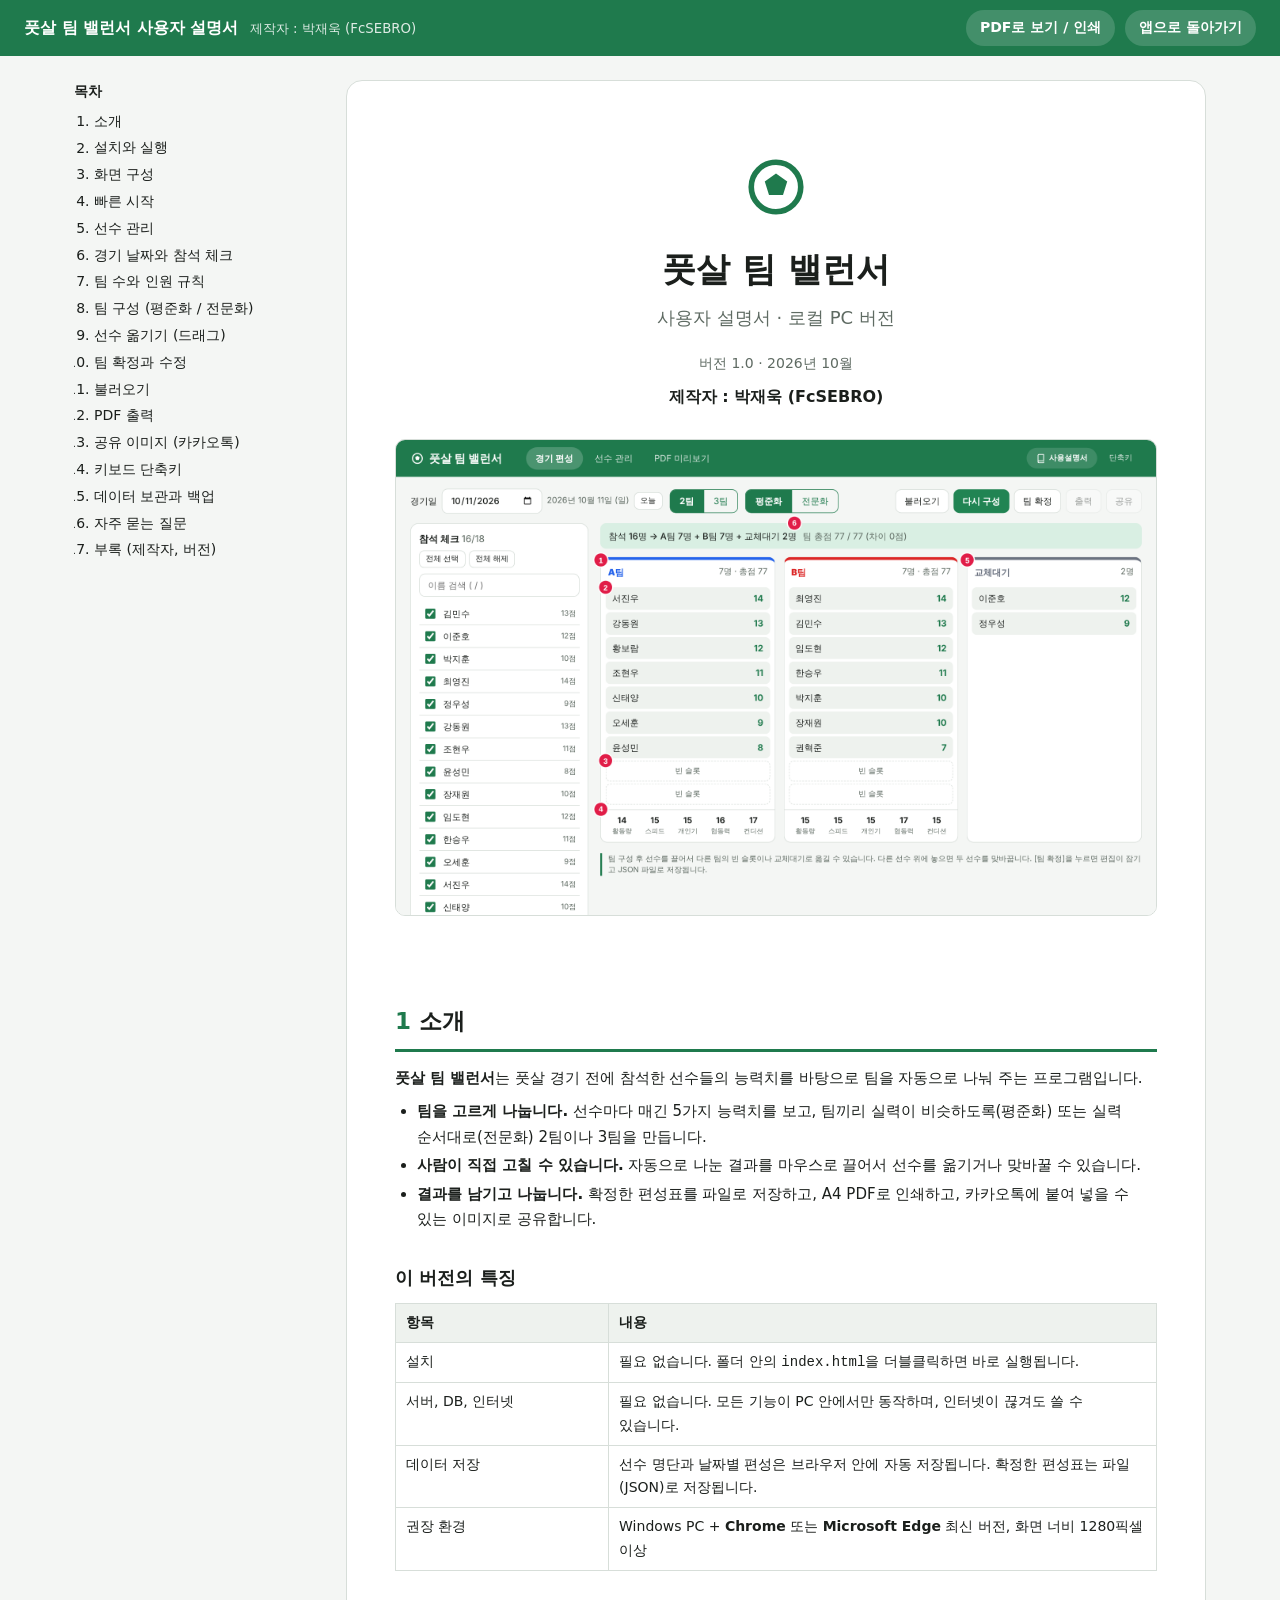
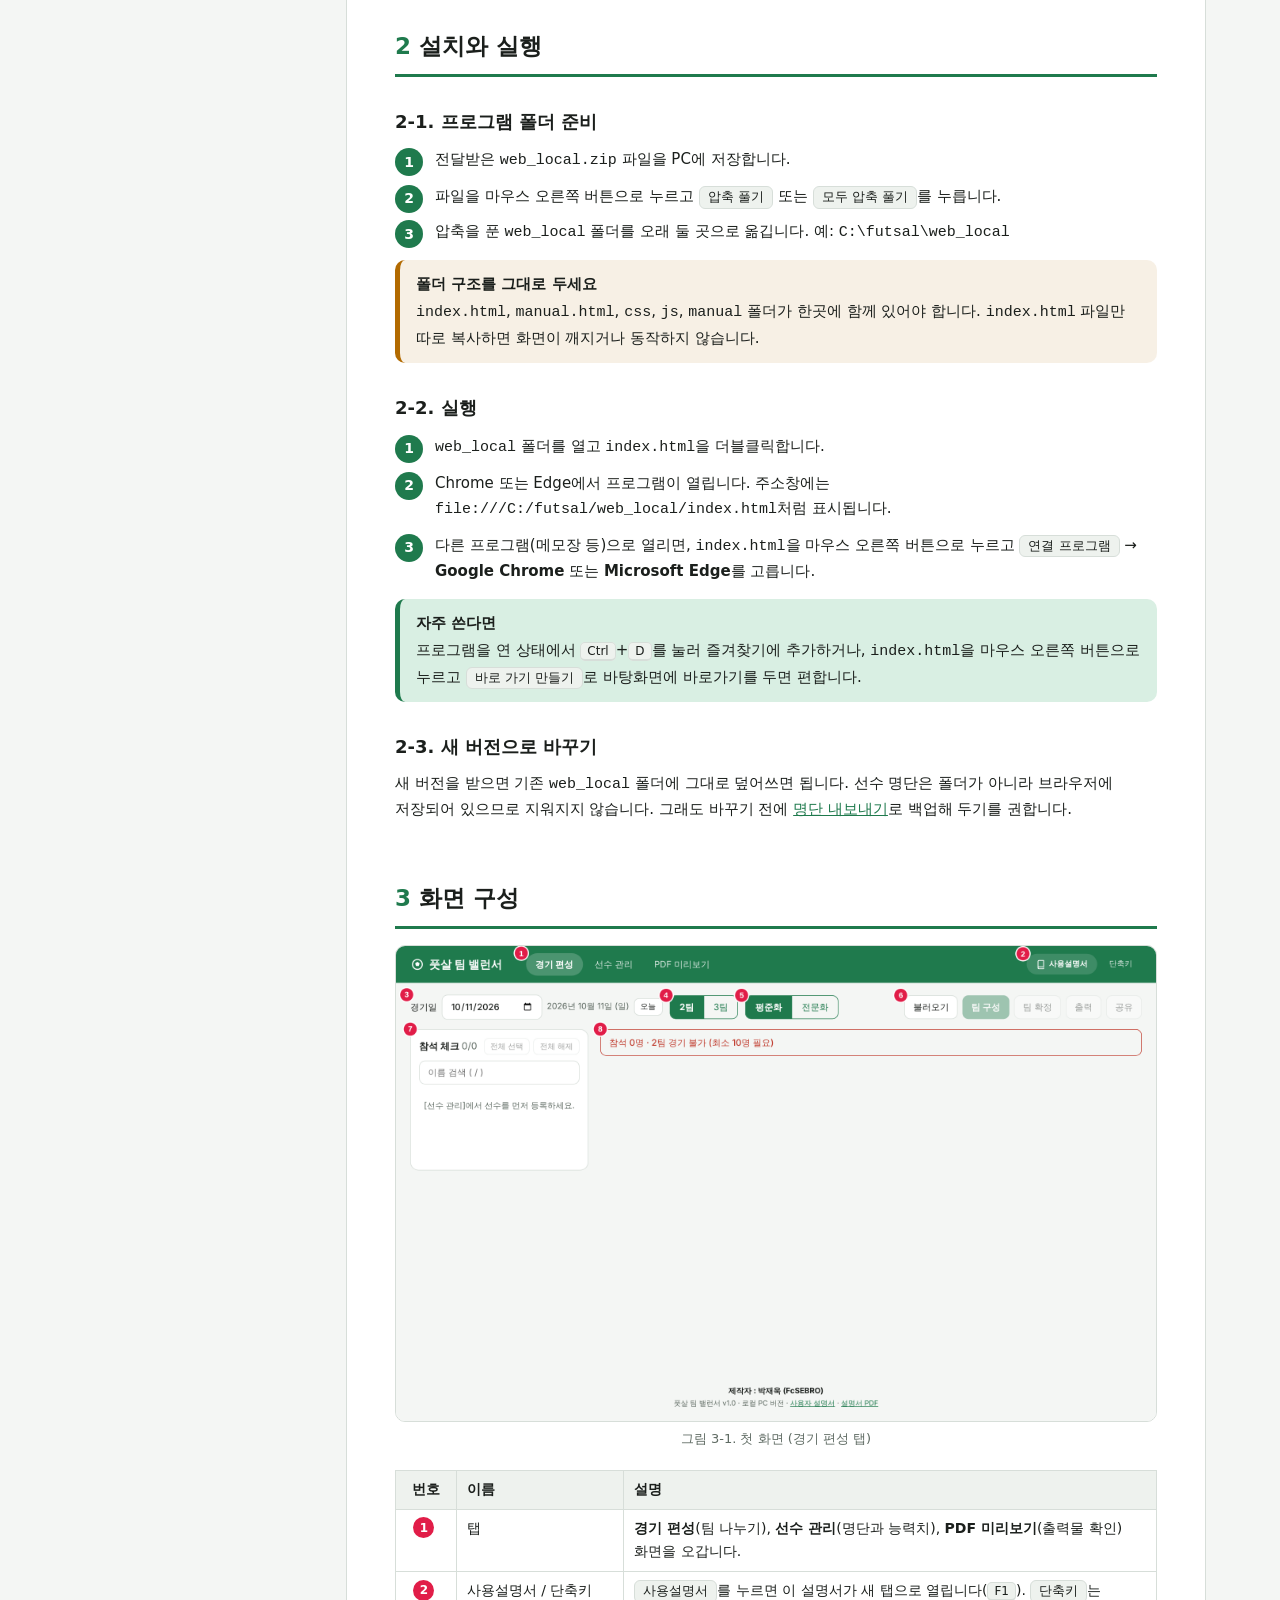
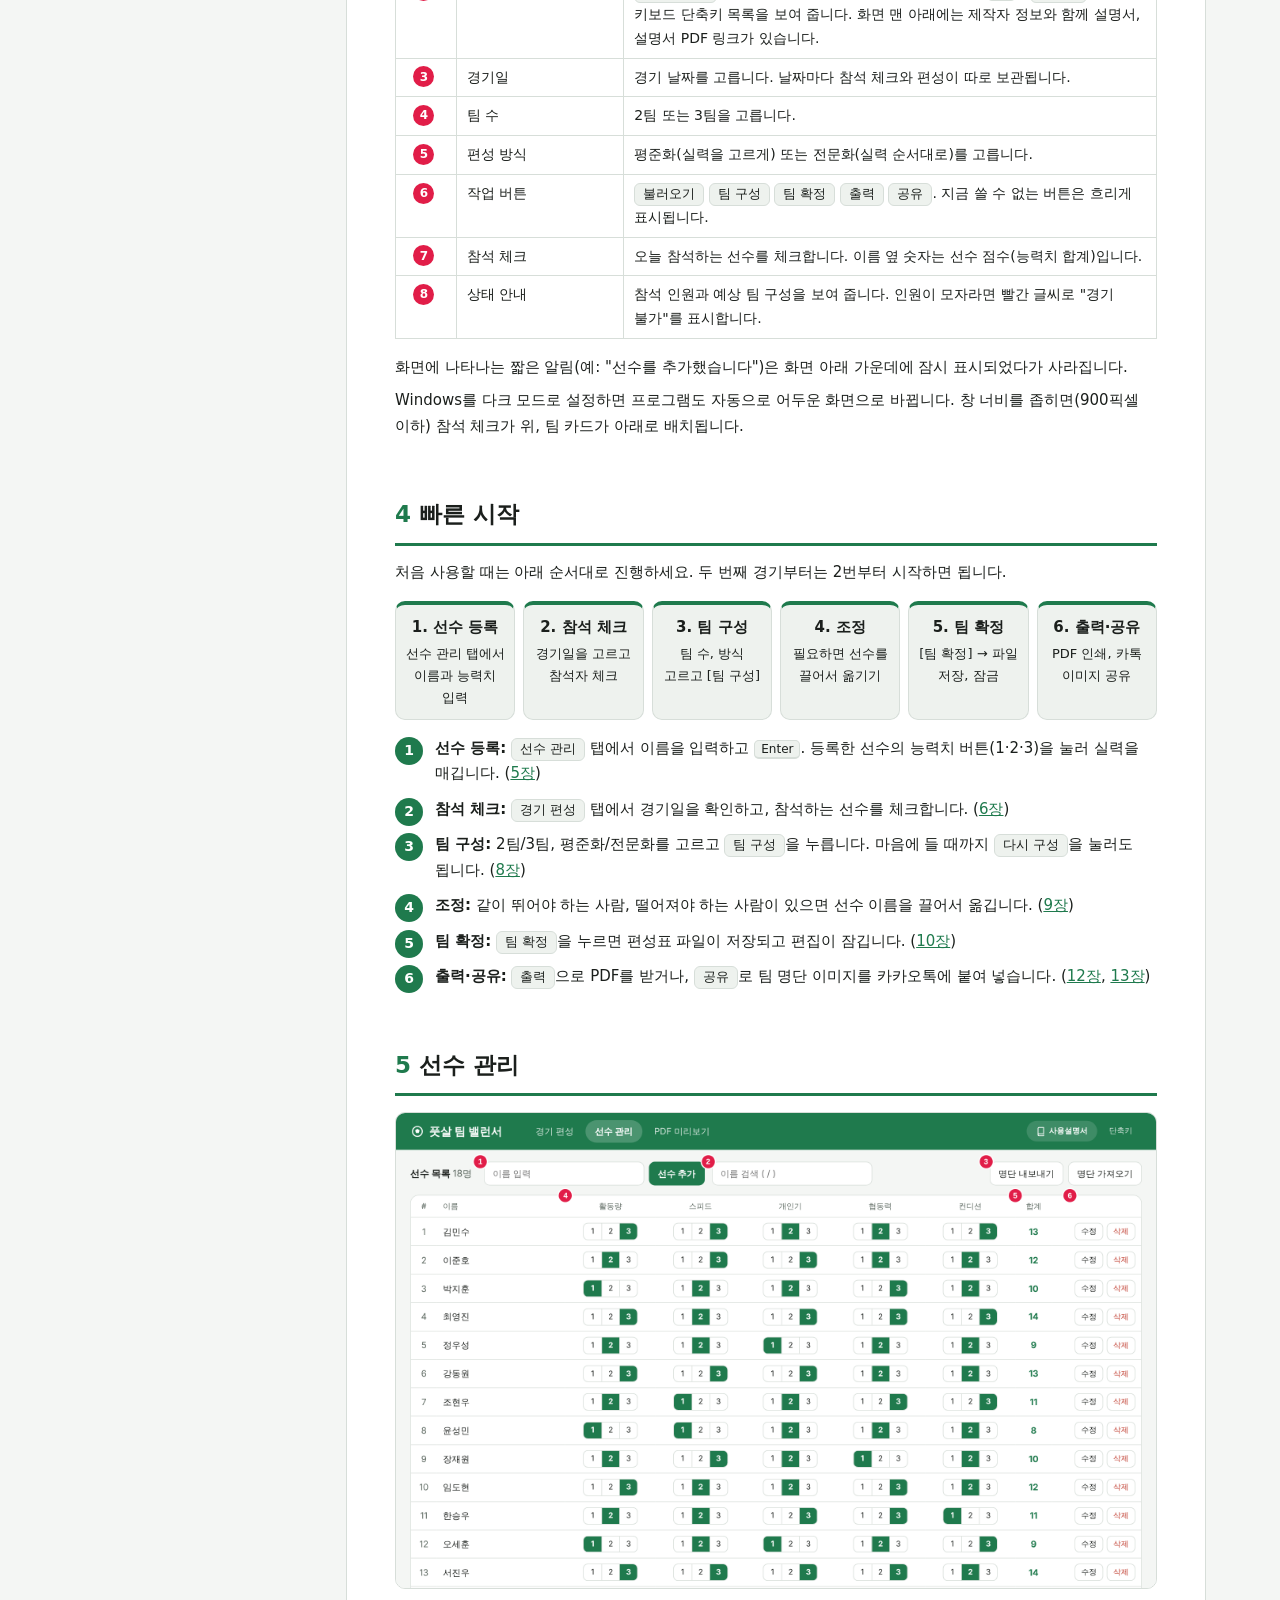
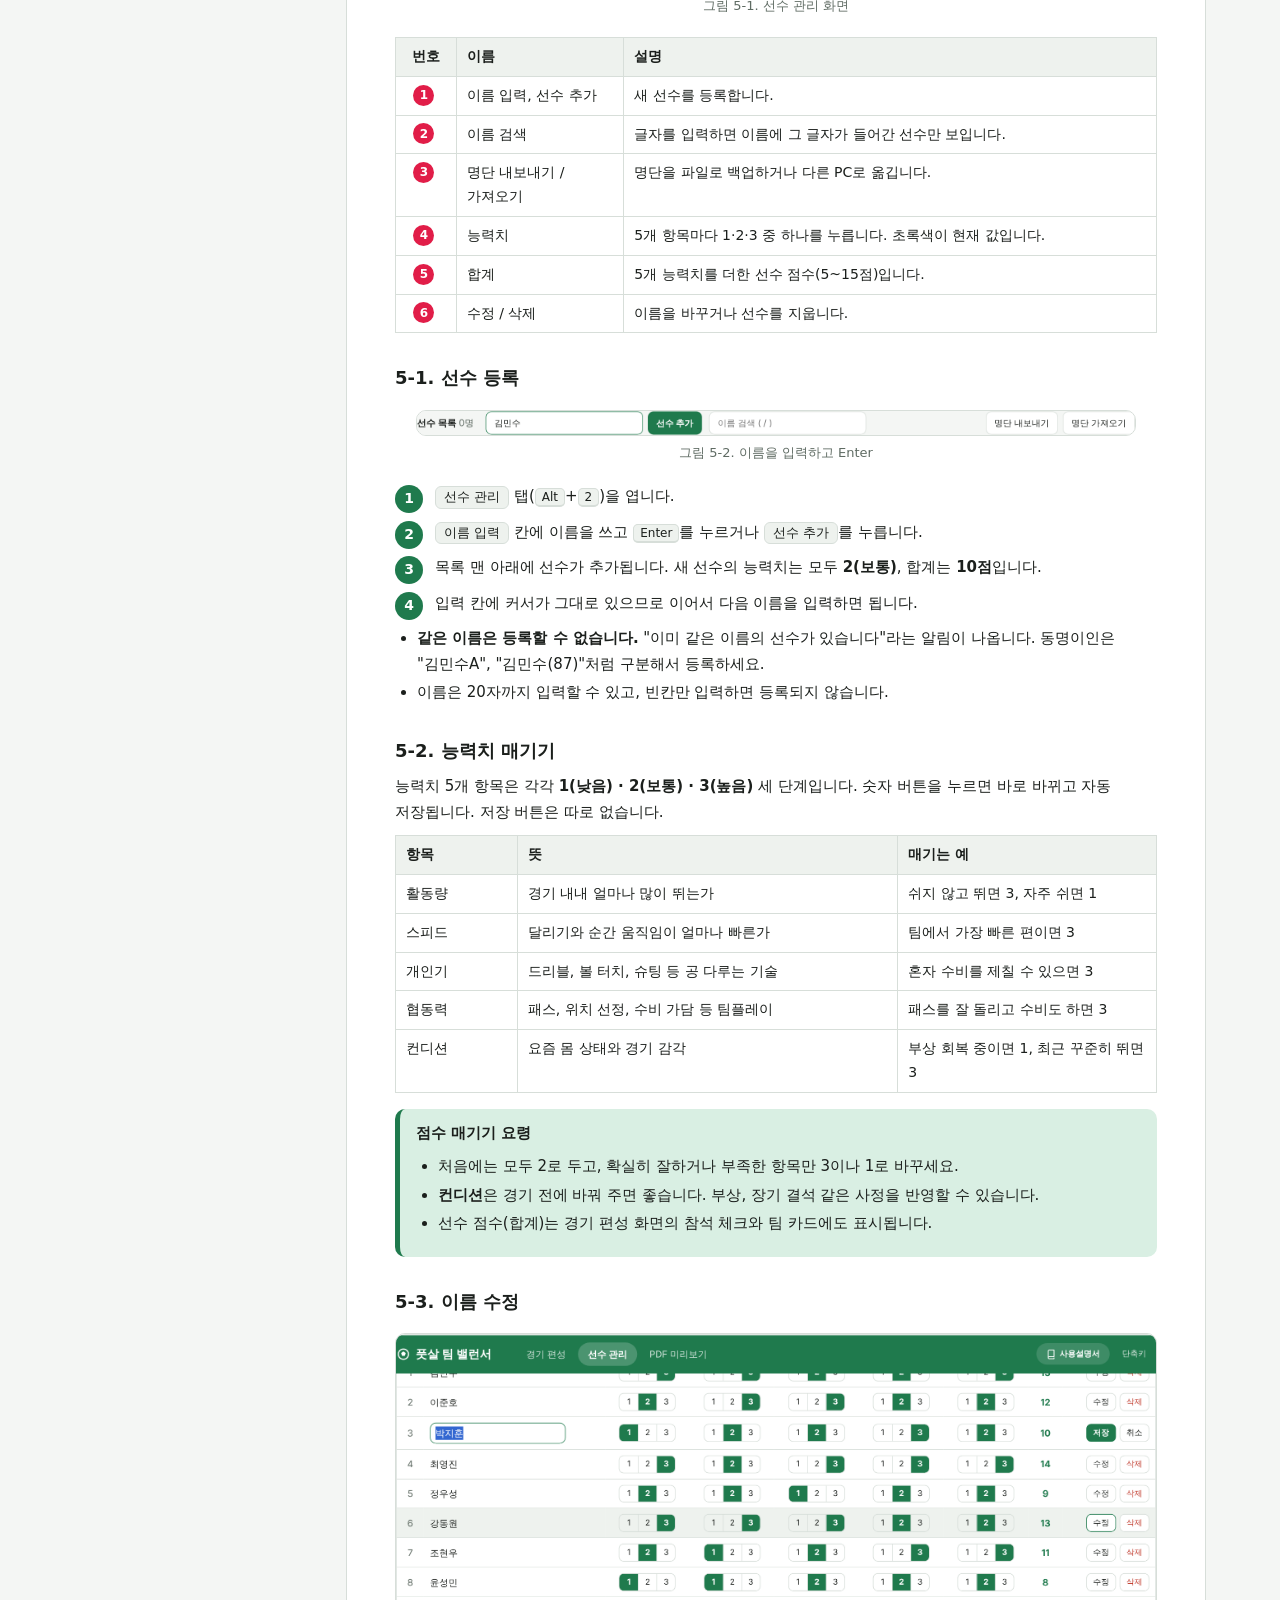
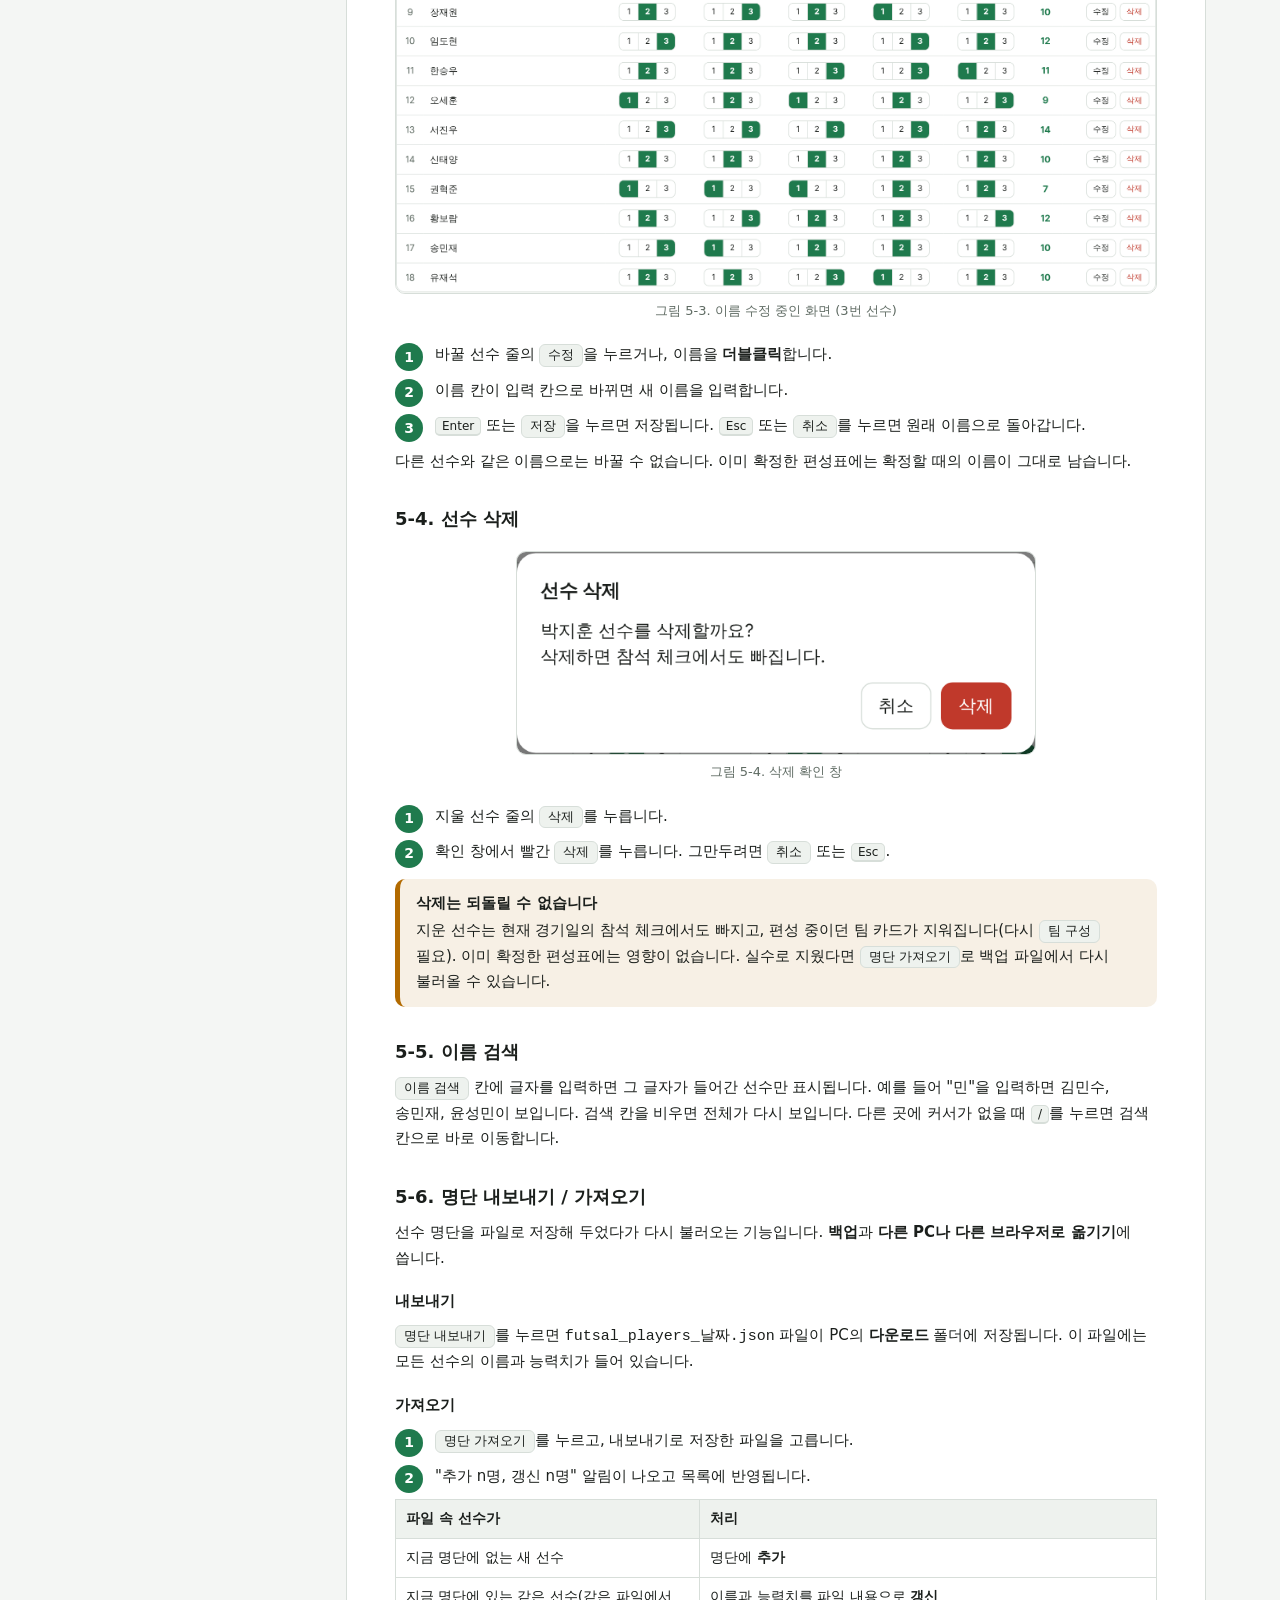
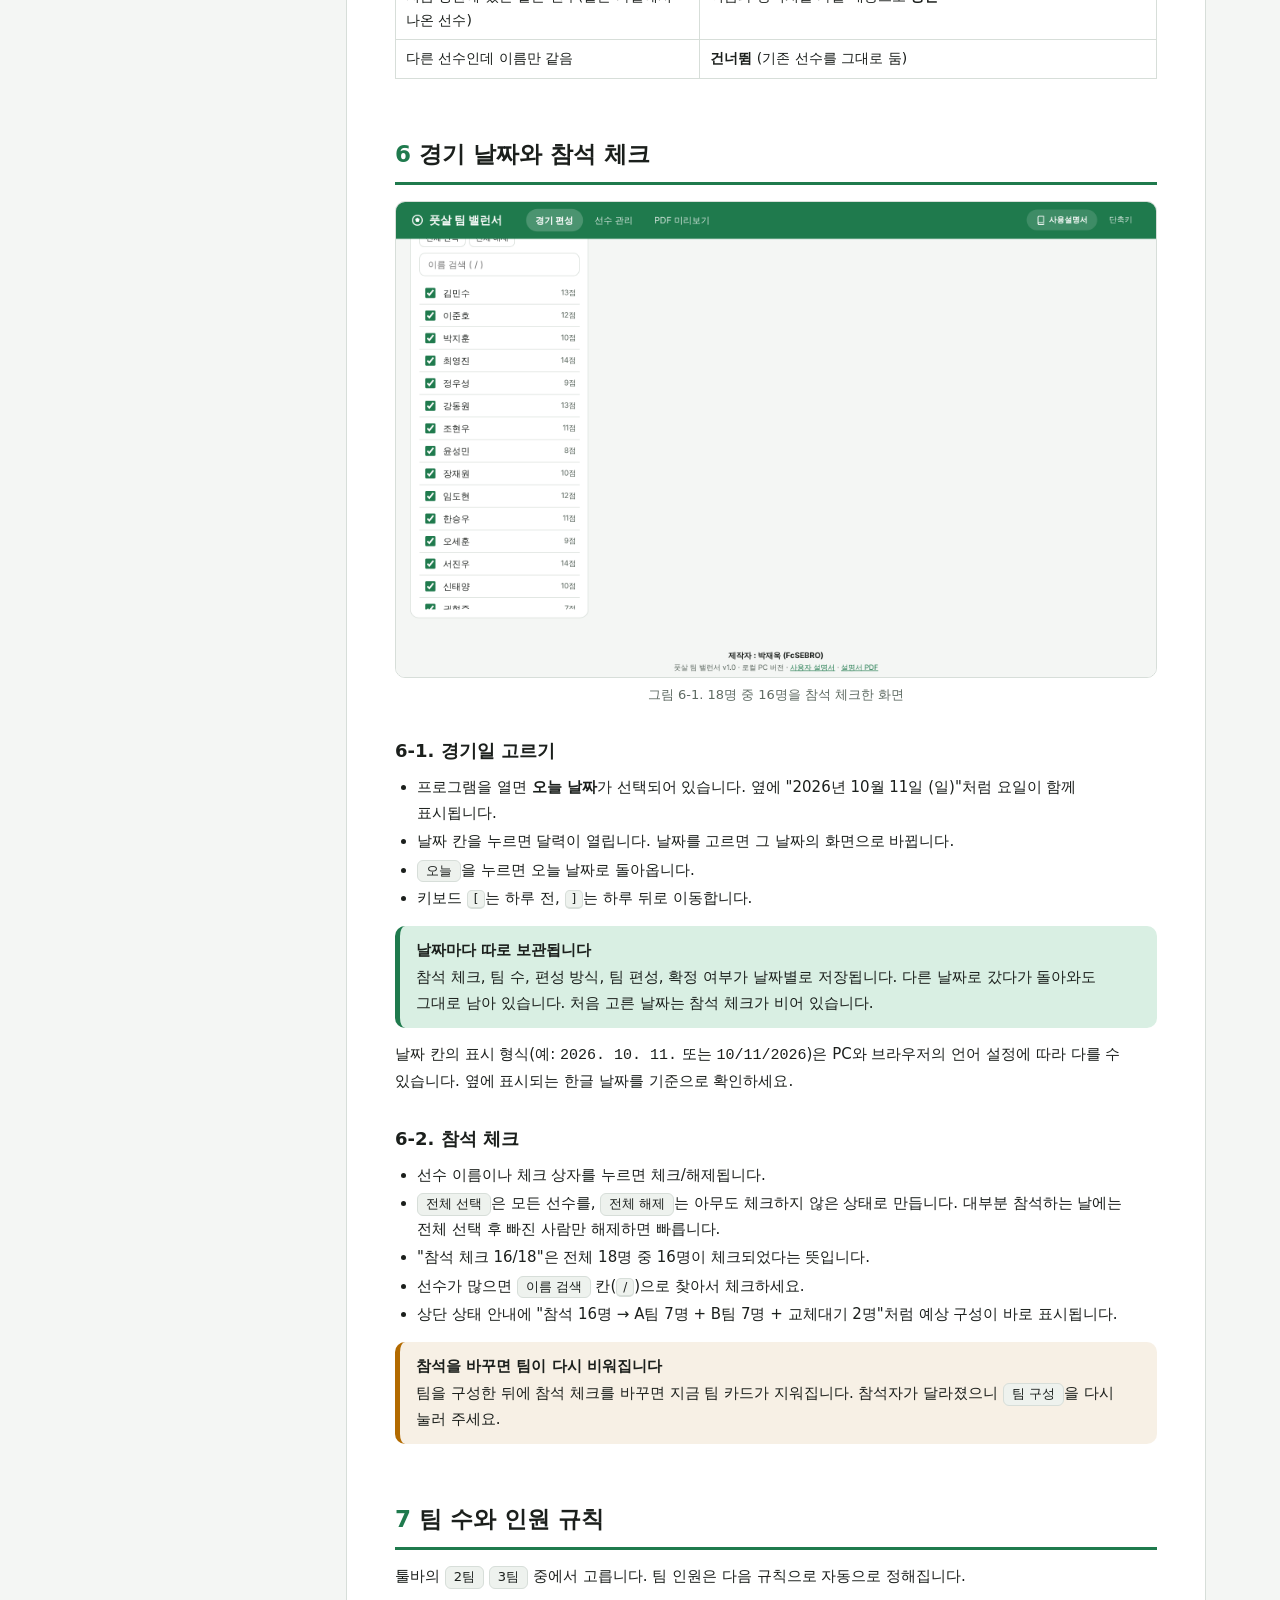
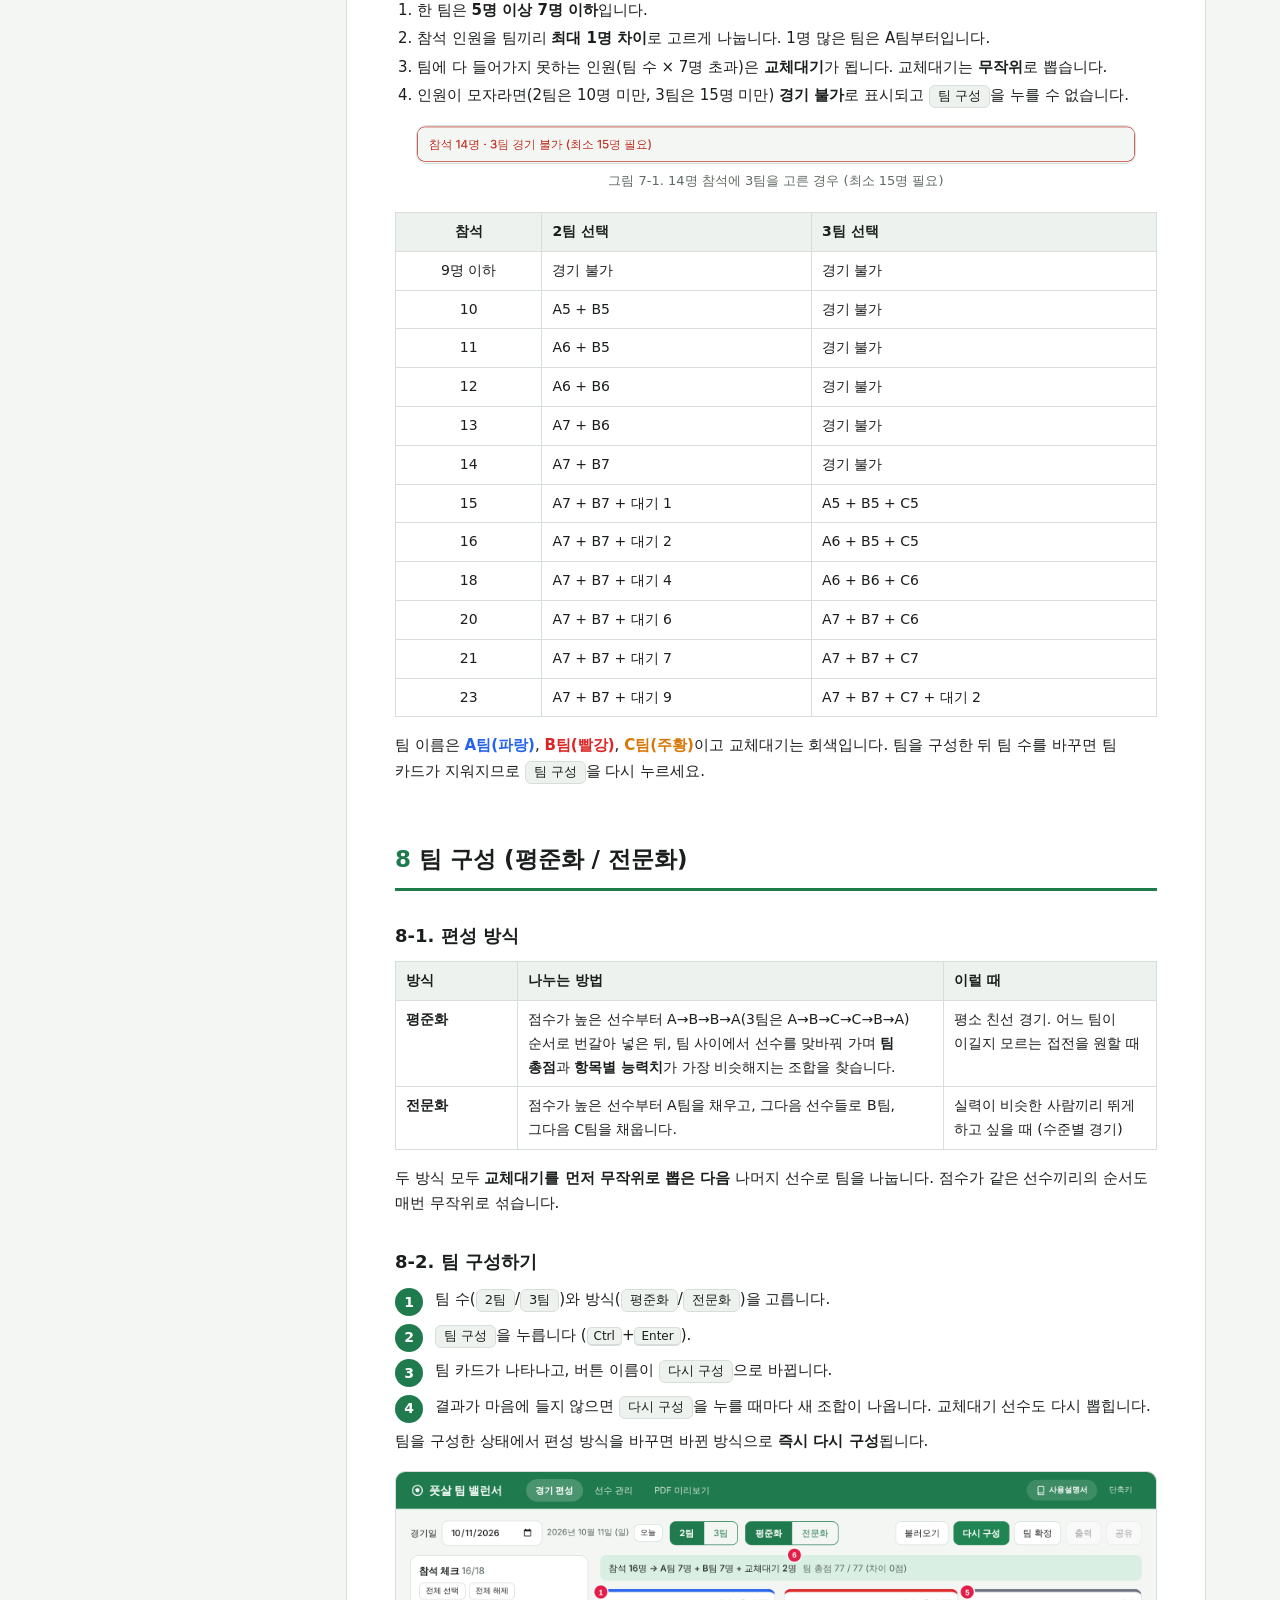
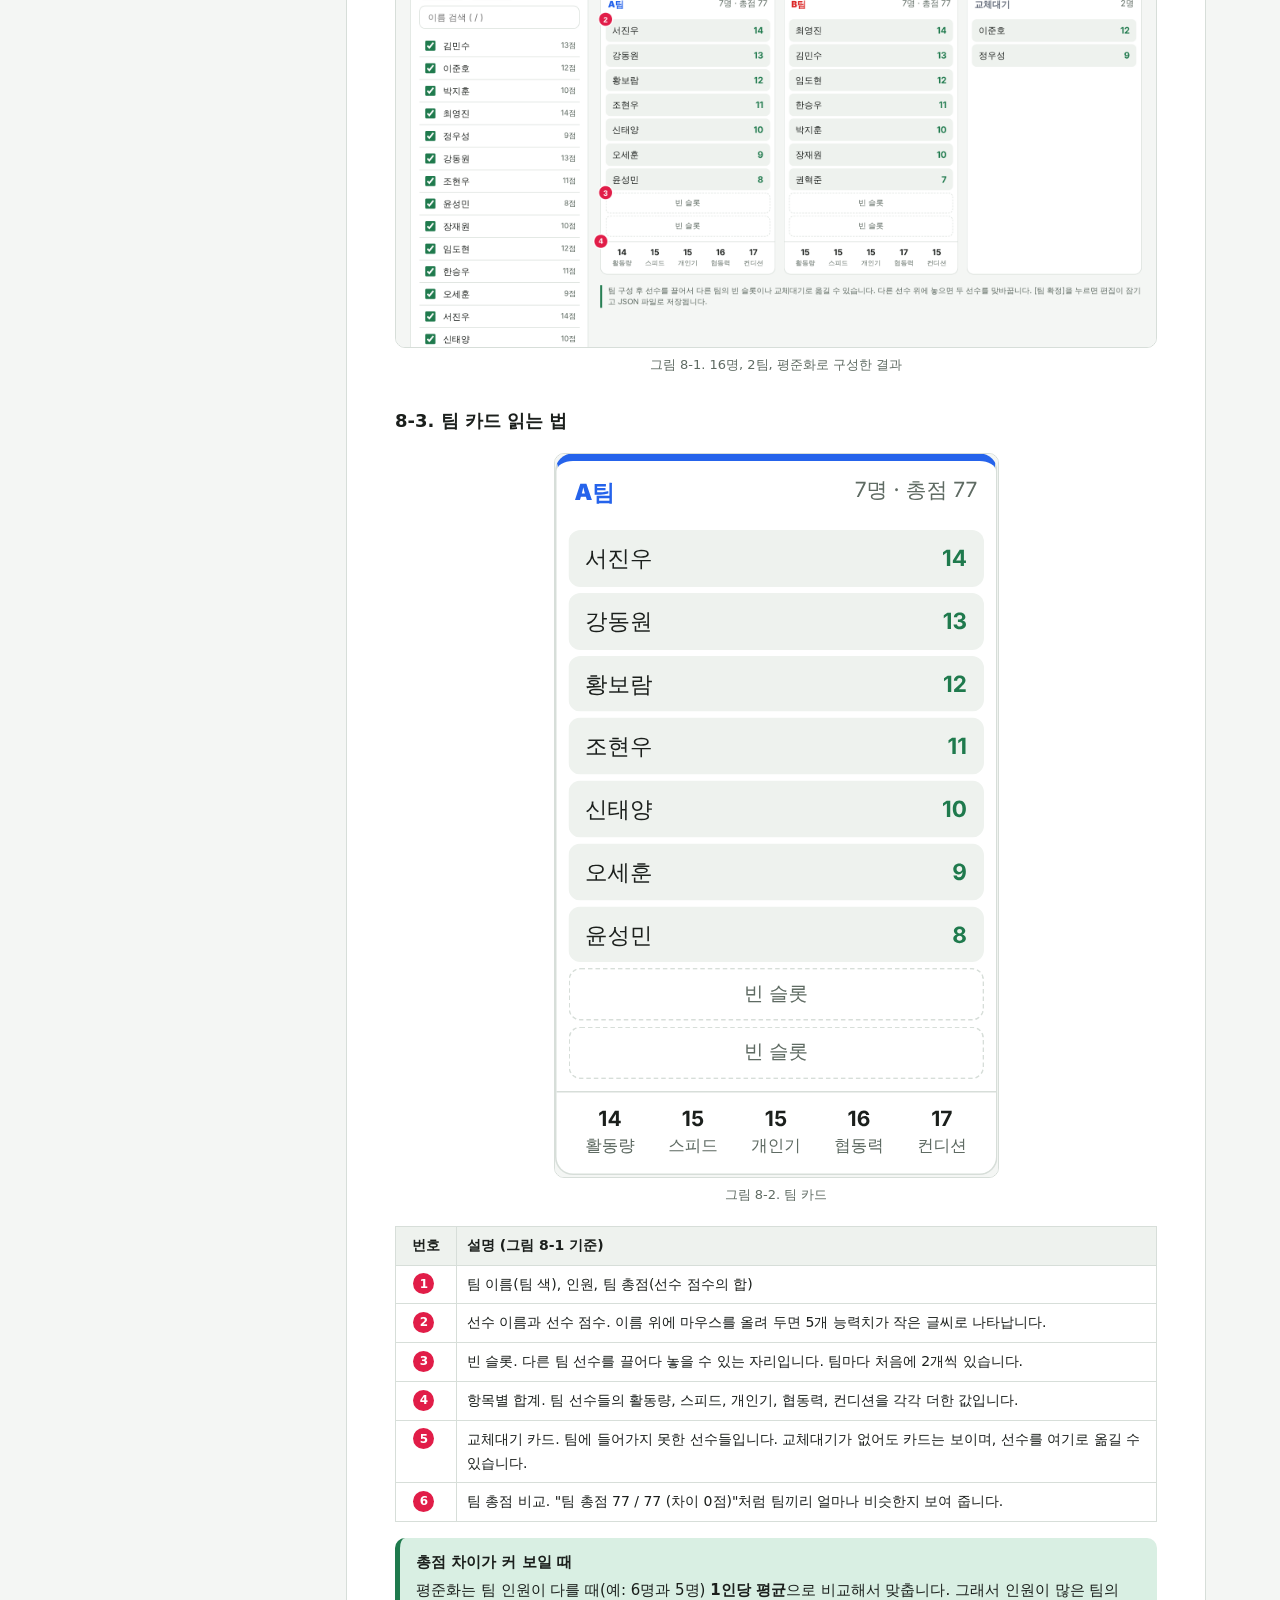
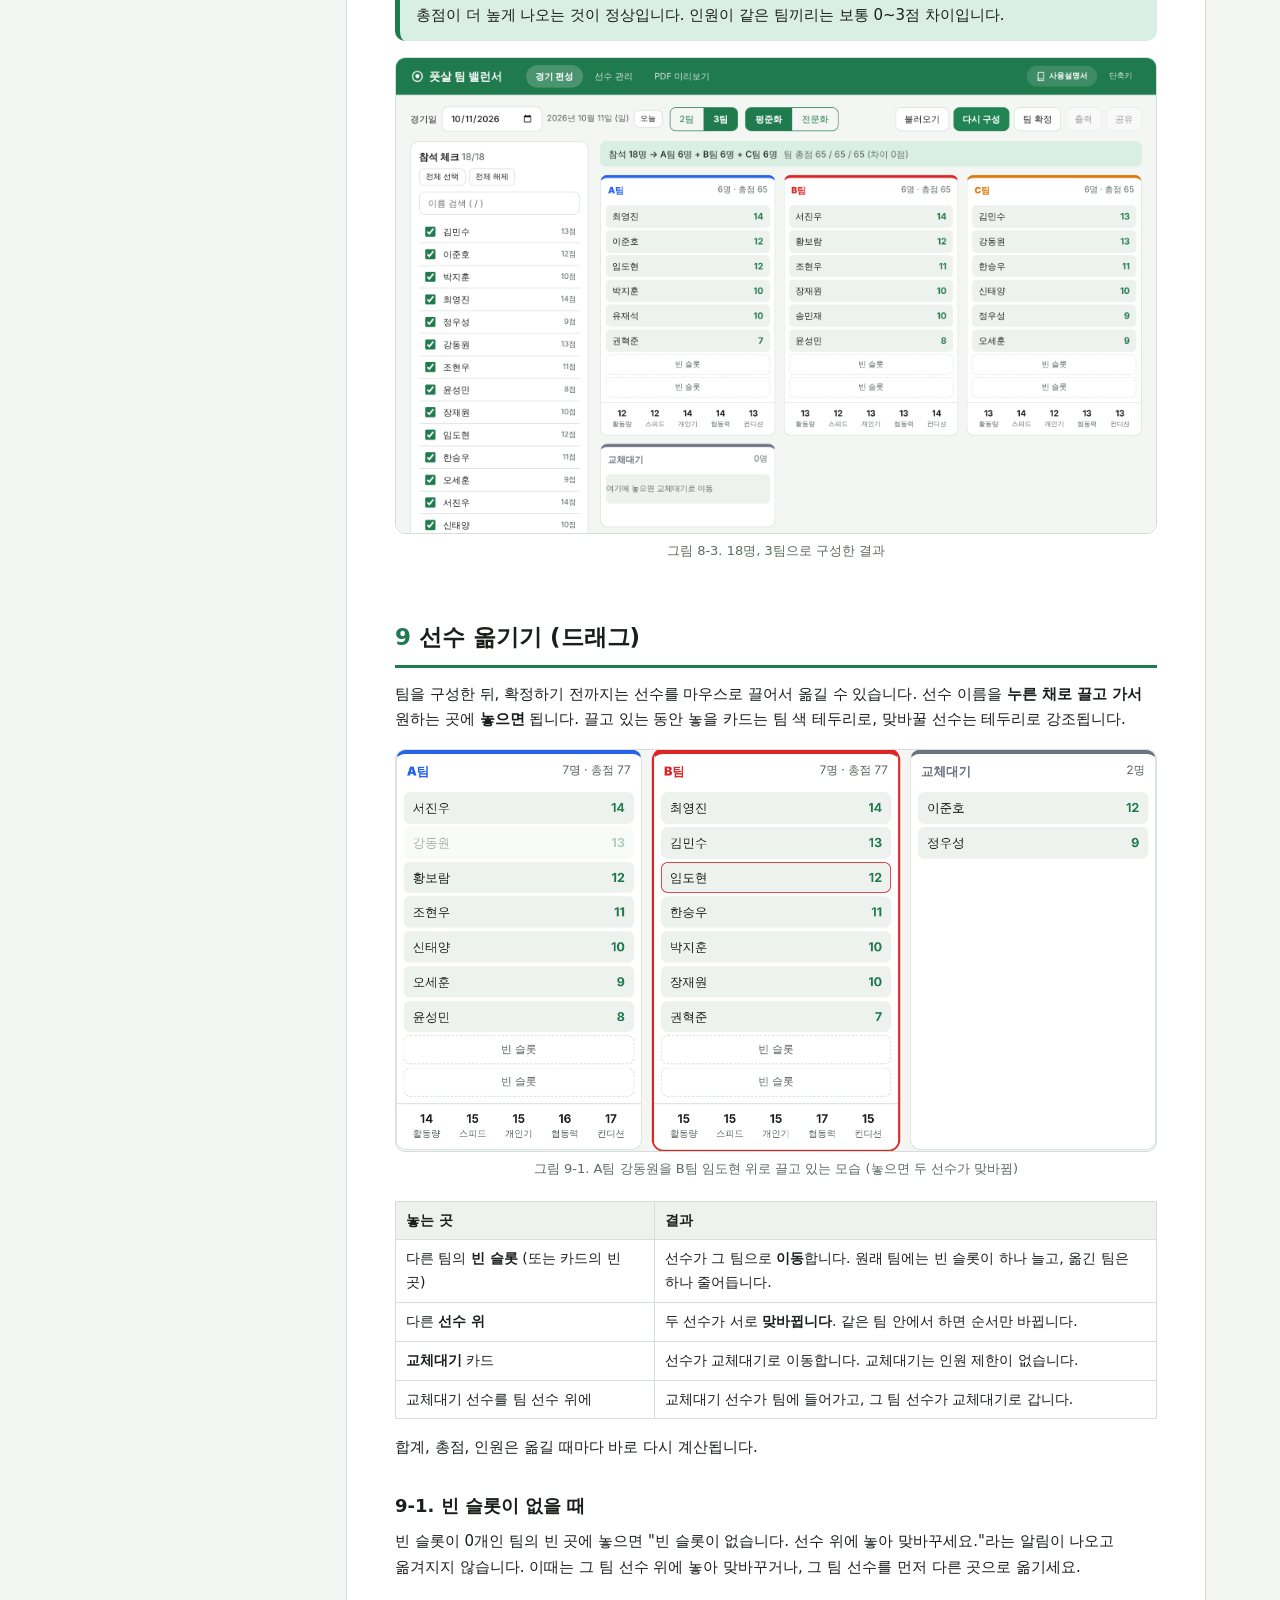
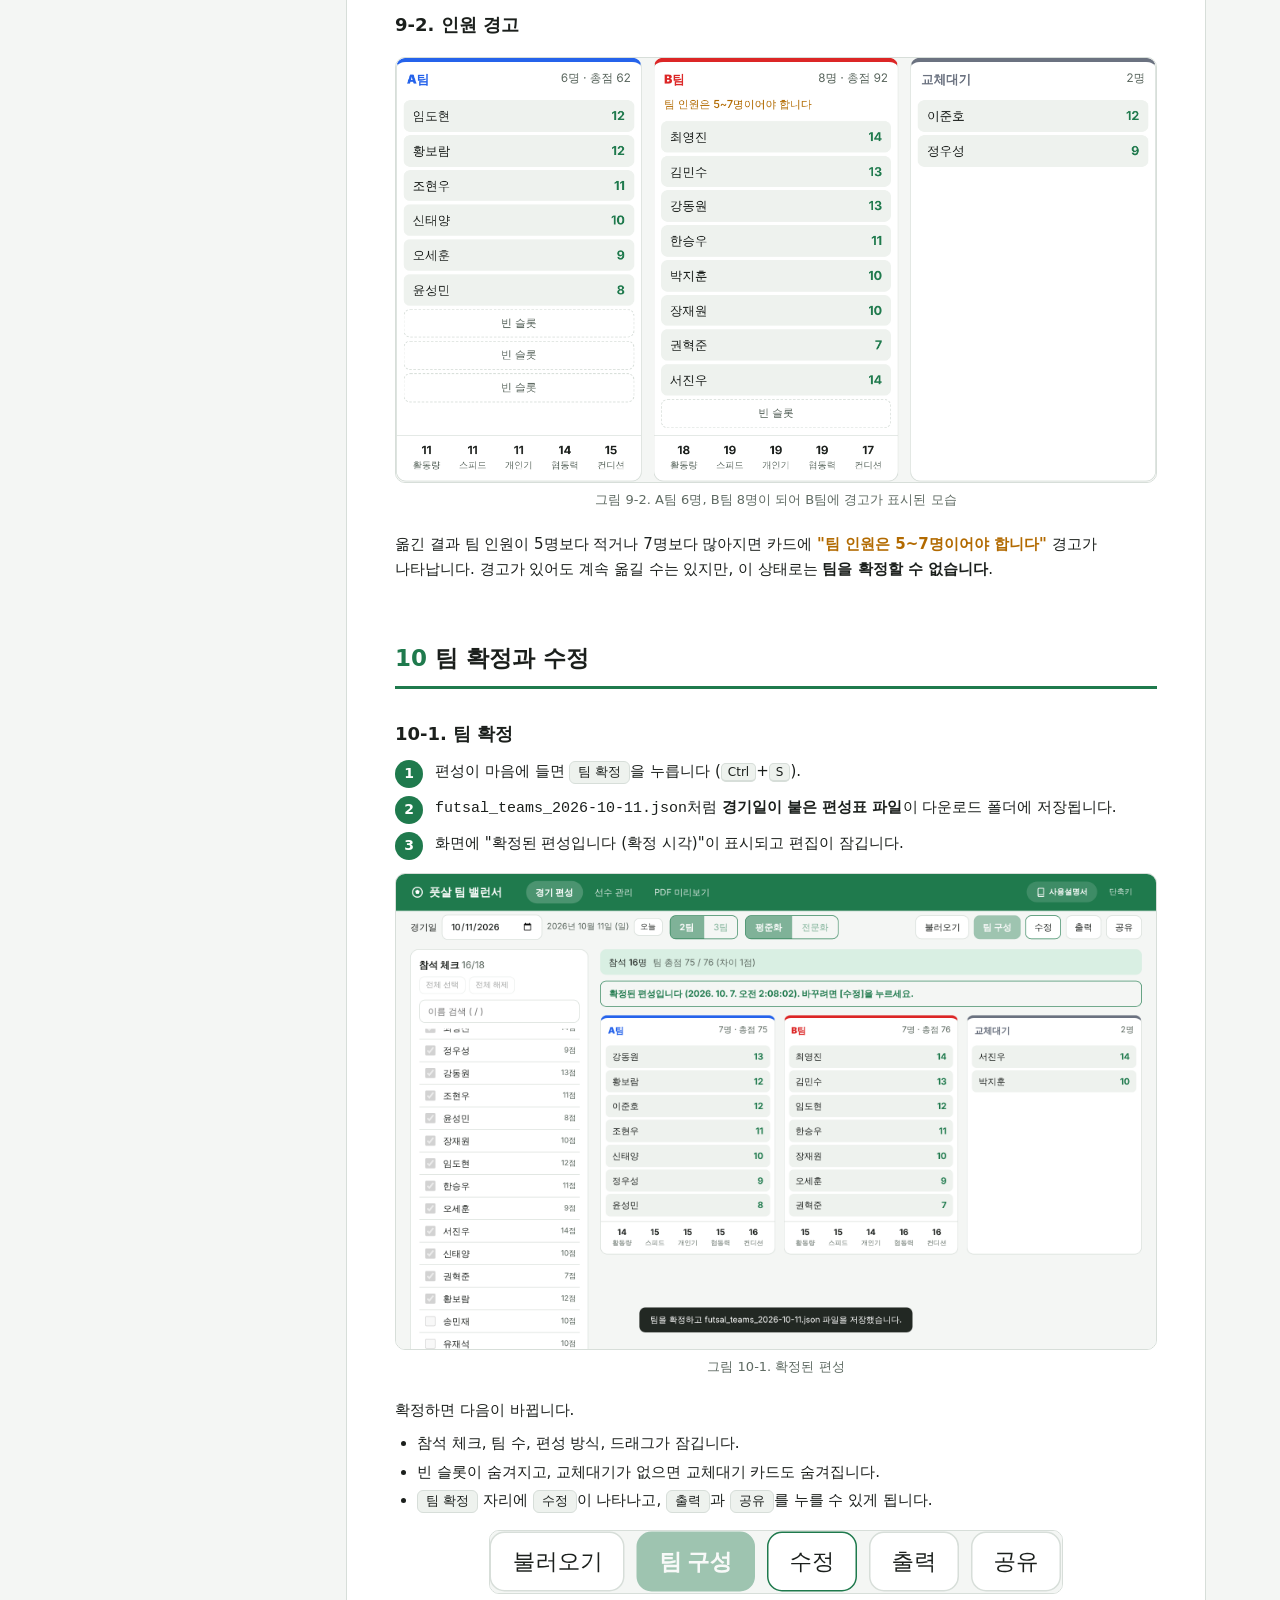
<file: web_local/manual.html>
<!doctype html>
<html lang="ko">
<head>
<meta charset="utf-8">
<meta name="viewport" content="width=device-width, initial-scale=1">
<title>풋살 팀 밸런서 사용자 설명서</title>
<link rel="icon" href="data:image/svg+xml,%3Csvg xmlns='http://www.w3.org/2000/svg' viewBox='0 0 32 32'%3E%3Crect width='32' height='32' rx='8' fill='%231f7a4d'/%3E%3Ccircle cx='16' cy='16' r='9' fill='none' stroke='white' stroke-width='2.5'/%3E%3Cpath d='M16 11l4 3-1.5 5h-5L12 14z' fill='white'/%3E%3C/svg%3E">
<style>
:root {
  --bg: #f4f6f4; --surface: #fff; --surface2: #eef2ee; --text: #1b1f1c; --muted: #5f6b63;
  --primary: #1f7a4d; --primary-weak: #d9efe3; --border: #d7ded9; --danger: #c0392b; --warn: #b26a00;
  --teamA: #2563eb; --teamB: #dc2626; --teamC: #d97706;
}
@media screen and (prefers-color-scheme: dark) {
  :root {
    --bg: #111513; --surface: #1a201c; --surface2: #222a25; --text: #e7ece8; --muted: #9aa79f;
    --primary: #4cc38a; --primary-weak: #1d3a2b; --border: #2f3933; --danger: #ff6b5e; --warn: #f0a940;
  }
}
* { box-sizing: border-box; }
html { scroll-behavior: smooth; }
body {
  margin: 0; background: var(--bg); color: var(--text);
  font-family: "Malgun Gothic", "맑은 고딕", "Apple SD Gothic Neo", "Noto Sans KR", "Nanum Gothic", system-ui, sans-serif;
  font-size: 15px; line-height: 1.7; word-break: keep-all;
}
a { color: var(--primary); }

/* 화면 전용 상단 막대 */
.bar {
  position: sticky; top: 0; z-index: 5; display: flex; align-items: center; gap: 10px; flex-wrap: wrap;
  padding: 10px 24px; background: #1f7a4d; color: #fff;
}
.bar strong { font-size: 16px; margin-right: auto; }
.bar a {
  color: #fff; text-decoration: none; padding: 6px 14px; border-radius: 999px;
  background: rgba(255, 255, 255, .16); font-size: 14px; font-weight: 700;
}
.bar a:hover { background: rgba(255, 255, 255, .28); }

.wrap { display: grid; grid-template-columns: 240px minmax(0, 1fr); gap: 32px; max-width: 1180px; margin: 0 auto; padding: 24px; }
.toc-side { position: sticky; top: 70px; align-self: start; max-height: calc(100vh - 90px); overflow: auto; font-size: 14px; }
.toc-side b { display: block; margin-bottom: 6px; }
.toc-side ol { margin: 0; padding-left: 20px; }
.toc-side li { margin: 3px 0; }
.toc-side a { color: var(--text); text-decoration: none; }
.toc-side a:hover { color: var(--primary); text-decoration: underline; }

article { background: var(--surface); border: 1px solid var(--border); border-radius: 16px; padding: 40px 48px; min-width: 0; }
.cover { text-align: center; padding: 30px 0 10px; }
.cover .logo { width: 72px; height: 72px; color: var(--primary); }
.cover h1 { font-size: 34px; margin: 10px 0 4px; }
.cover .sub { font-size: 18px; color: var(--muted); margin: 0; }
.cover .ver { margin-top: 18px; color: var(--muted); font-size: 14px; }
.cover .maker { margin: 4px 0 0; font-size: 16px; font-weight: 700; }
.cover-img { margin-top: 28px; }

h2 {
  font-size: 23px; margin: 56px 0 14px; padding-bottom: 8px; border-bottom: 3px solid var(--primary);
  scroll-margin-top: 70px;
}
h2 .no { color: var(--primary); margin-right: 8px; }
h3 { font-size: 18px; margin: 30px 0 8px; scroll-margin-top: 70px; }
h4 { font-size: 15px; margin: 18px 0 4px; }
p { margin: 8px 0; }
ul, ol { padding-left: 22px; margin: 8px 0; }
li { margin: 3px 0; }

figure { margin: 16px 0 20px; }
figure img { display: block; max-width: 100%; height: auto; border: 1px solid var(--border); border-radius: 10px; margin: 0 auto; }
figure.small img { max-width: 520px; }
figure.mid img { max-width: 720px; }
figcaption { text-align: center; color: var(--muted); font-size: 13px; margin-top: 6px; }

table { width: 100%; border-collapse: collapse; margin: 10px 0 16px; font-size: 14px; }
th, td { border: 1px solid var(--border); padding: 7px 10px; text-align: left; vertical-align: top; }
th { background: var(--surface2); font-weight: 700; }
td.c, th.c { text-align: center; }

.box { border-radius: 10px; padding: 12px 16px; margin: 14px 0; border-left: 5px solid; }
.box.tip { background: var(--primary-weak); border-color: var(--primary); }
.box.warn { background: rgba(178, 106, 0, .1); border-color: var(--warn); }
.box.danger { background: rgba(192, 57, 43, .08); border-color: var(--danger); }
.box b.t { display: block; margin-bottom: 2px; }

.steps { counter-reset: s; list-style: none; padding: 0; }
.steps > li { counter-increment: s; position: relative; padding-left: 40px; margin: 10px 0; }
.steps > li::before {
  content: counter(s); position: absolute; left: 0; top: 1px; width: 28px; height: 28px; border-radius: 50%;
  background: var(--primary); color: #fff; font-weight: 700; display: flex; align-items: center; justify-content: center; font-size: 14px;
}
.flow { display: grid; grid-template-columns: repeat(6, 1fr); gap: 8px; margin: 16px 0; }
.flow div {
  border: 1px solid var(--border); border-top: 4px solid var(--primary); border-radius: 10px; padding: 10px 8px;
  text-align: center; font-size: 13px; background: var(--surface2);
}
.flow b { display: block; font-size: 15px; margin-bottom: 2px; }
.num {
  display: inline-flex; width: 21px; height: 21px; border-radius: 50%; background: #e11d48; color: #fff;
  font-size: 12px; font-weight: 700; align-items: center; justify-content: center; margin-right: 4px; vertical-align: 1px;
}
kbd {
  font-family: inherit; font-size: 12px; padding: 1px 6px; border: 1px solid var(--border);
  border-bottom-width: 2px; border-radius: 5px; background: var(--surface2); white-space: nowrap;
}
.btnlike {
  display: inline-block; font-size: 13px; padding: 0 8px; border: 1px solid var(--border); border-radius: 6px;
  background: var(--surface2); white-space: nowrap; line-height: 1.6;
}
.team-a { color: var(--teamA); font-weight: 700; }
.team-b { color: var(--teamB); font-weight: 700; }
.team-c { color: var(--teamC); font-weight: 700; }
.toc-print { display: none; }
.foot { margin-top: 48px; color: var(--muted); font-size: 13px; text-align: center; }

@media (max-width: 900px) {
  .wrap { grid-template-columns: 1fr; padding: 12px; }
  .toc-side { position: static; max-height: none; }
  article { padding: 24px 18px; }
  .flow { grid-template-columns: repeat(3, 1fr); }
}

/* 인쇄 (PDF) */
@media print {
  @page { size: A4; }
  body { background: #fff; font-size: 10.5pt; line-height: 1.6; }
  .bar, .toc-side { display: none; }
  .wrap { display: block; padding: 0; max-width: none; }
  article { border: 0; padding: 0; border-radius: 0; }
  .cover { min-height: 245mm; display: flex; flex-direction: column; justify-content: center; padding: 0; }
  .cover h1 { font-size: 30pt; }
  .cover-img img { max-height: 105mm; width: auto; }
  .toc-print { display: block; break-before: page; }
  .toc-print h2 { margin-top: 0; }
  .toc-print ol { font-size: 11.5pt; line-height: 2; }
  .toc-print ol ol { font-size: 10pt; line-height: 1.7; }
  h2 { break-before: page; margin-top: 0; font-size: 17pt; }
  h3 { font-size: 13pt; break-after: avoid; }
  h4 { break-after: avoid; }
  figure, table, .box, .flow { break-inside: avoid; }
  figure img { max-height: 115mm; width: auto; }
  figure.small img { max-height: 70mm; }
  a { color: inherit; text-decoration: none; }
  .box.tip { background: #e6f4ec; }
}
</style>
</head>
<body>

<div class="bar">
  <strong>풋살 팀 밸런서 사용자 설명서 <small style="font-weight:400;opacity:.85;margin-left:6px">제작자 : 박재욱 (FcSEBRO)</small></strong>
  <a href="manual/futsal_user_manual.pdf" target="_blank" rel="noopener">PDF로 보기 / 인쇄</a>
  <a href="index.html">앱으로 돌아가기</a>
</div>

<div class="wrap">
  <nav class="toc-side" aria-label="목차">
    <b>목차</b>
    <ol>
      <li><a href="#s1">소개</a></li>
      <li><a href="#s2">설치와 실행</a></li>
      <li><a href="#s3">화면 구성</a></li>
      <li><a href="#s4">빠른 시작</a></li>
      <li><a href="#s5">선수 관리</a></li>
      <li><a href="#s6">경기 날짜와 참석 체크</a></li>
      <li><a href="#s7">팀 수와 인원 규칙</a></li>
      <li><a href="#s8">팀 구성 (평준화 / 전문화)</a></li>
      <li><a href="#s9">선수 옮기기 (드래그)</a></li>
      <li><a href="#s10">팀 확정과 수정</a></li>
      <li><a href="#s11">불러오기</a></li>
      <li><a href="#s12">PDF 출력</a></li>
      <li><a href="#s13">공유 이미지 (카카오톡)</a></li>
      <li><a href="#s14">키보드 단축키</a></li>
      <li><a href="#s15">데이터 보관과 백업</a></li>
      <li><a href="#s16">자주 묻는 질문</a></li>
      <li><a href="#s17">부록 (제작자, 버전)</a></li>
    </ol>
  </nav>

<article>

<!-- 표지 -->
<section class="cover">
  <svg class="logo" viewBox="0 0 32 32" aria-hidden="true"><circle cx="16" cy="16" r="11" fill="none" stroke="currentColor" stroke-width="2.5"/><path d="M16 10l5 3.6-1.9 6h-6.2l-1.9-6z" fill="currentColor"/></svg>
  <h1>풋살 팀 밸런서</h1>
  <p class="sub">사용자 설명서 · 로컬 PC 버전</p>
  <p class="ver">버전 1.0 · 2026년 10월</p>
  <p class="maker">제작자 : 박재욱 (FcSEBRO)</p>
  <figure class="cover-img"><img src="manual/img/08-teams-2.png" alt="팀 구성 화면"></figure>
</section>

<!-- 인쇄용 목차 -->
<section class="toc-print">
  <h2>목차</h2>
  <ol>
    <li>소개</li>
    <li>설치와 실행</li>
    <li>화면 구성</li>
    <li>빠른 시작 — 처음 사용할 때 순서</li>
    <li>선수 관리 — 등록, 능력치, 이름 수정, 삭제, 검색, 명단 옮기기</li>
    <li>경기 날짜와 참석 체크</li>
    <li>팀 수와 인원 규칙</li>
    <li>팀 구성 — 평준화와 전문화</li>
    <li>선수 옮기기 — 드래그 앤 드롭</li>
    <li>팀 확정과 수정</li>
    <li>불러오기</li>
    <li>PDF 출력</li>
    <li>공유 이미지 — 카카오톡으로 보내기</li>
    <li>키보드 단축키</li>
    <li>데이터 보관과 백업</li>
    <li>자주 묻는 질문과 문제 해결</li>
    <li>부록 — 파일 목록, 편성 규칙 요약, 제작자와 버전 정보</li>
  </ol>
</section>

<!-- 1 -->
<h2 id="s1"><span class="no">1</span>소개</h2>
<p><b>풋살 팀 밸런서</b>는 풋살 경기 전에 참석한 선수들의 능력치를 바탕으로 팀을 자동으로 나눠 주는 프로그램입니다.</p>
<ul>
  <li><b>팀을 고르게 나눕니다.</b> 선수마다 매긴 5가지 능력치를 보고, 팀끼리 실력이 비슷하도록(평준화) 또는 실력 순서대로(전문화) 2팀이나 3팀을 만듭니다.</li>
  <li><b>사람이 직접 고칠 수 있습니다.</b> 자동으로 나눈 결과를 마우스로 끌어서 선수를 옮기거나 맞바꿀 수 있습니다.</li>
  <li><b>결과를 남기고 나눕니다.</b> 확정한 편성표를 파일로 저장하고, A4 PDF로 인쇄하고, 카카오톡에 붙여 넣을 수 있는 이미지로 공유합니다.</li>
</ul>

<h3>이 버전의 특징</h3>
<table>
  <tr><th style="width:28%">항목</th><th>내용</th></tr>
  <tr><td>설치</td><td>필요 없습니다. 폴더 안의 <code>index.html</code>을 더블클릭하면 바로 실행됩니다.</td></tr>
  <tr><td>서버, DB, 인터넷</td><td>필요 없습니다. 모든 기능이 PC 안에서만 동작하며, 인터넷이 끊겨도 쓸 수 있습니다.</td></tr>
  <tr><td>데이터 저장</td><td>선수 명단과 날짜별 편성은 브라우저 안에 자동 저장됩니다. 확정한 편성표는 파일(JSON)로 저장됩니다.</td></tr>
  <tr><td>권장 환경</td><td>Windows PC + <b>Chrome</b> 또는 <b>Microsoft Edge</b> 최신 버전, 화면 너비 1280픽셀 이상</td></tr>
</table>

<!-- 2 -->
<h2 id="s2"><span class="no">2</span>설치와 실행</h2>
<h3>2-1. 프로그램 폴더 준비</h3>
<ol class="steps">
  <li>전달받은 <code>web_local.zip</code> 파일을 PC에 저장합니다.</li>
  <li>파일을 마우스 오른쪽 버튼으로 누르고 <span class="btnlike">압축 풀기</span> 또는 <span class="btnlike">모두 압축 풀기</span>를 누릅니다.</li>
  <li>압축을 푼 <code>web_local</code> 폴더를 오래 둘 곳으로 옮깁니다. 예: <code>C:\futsal\web_local</code></li>
</ol>
<div class="box warn"><b class="t">폴더 구조를 그대로 두세요</b>
<code>index.html</code>, <code>manual.html</code>, <code>css</code>, <code>js</code>, <code>manual</code> 폴더가 한곳에 함께 있어야 합니다. <code>index.html</code> 파일만 따로 복사하면 화면이 깨지거나 동작하지 않습니다.</div>

<h3>2-2. 실행</h3>
<ol class="steps">
  <li><code>web_local</code> 폴더를 열고 <code>index.html</code>을 더블클릭합니다.</li>
  <li>Chrome 또는 Edge에서 프로그램이 열립니다. 주소창에는 <code>file:///C:/futsal/web_local/index.html</code>처럼 표시됩니다.</li>
  <li>다른 프로그램(메모장 등)으로 열리면, <code>index.html</code>을 마우스 오른쪽 버튼으로 누르고 <span class="btnlike">연결 프로그램</span> → <b>Google Chrome</b> 또는 <b>Microsoft Edge</b>를 고릅니다.</li>
</ol>
<div class="box tip"><b class="t">자주 쓴다면</b>
프로그램을 연 상태에서 <kbd>Ctrl</kbd>+<kbd>D</kbd>를 눌러 즐겨찾기에 추가하거나, <code>index.html</code>을 마우스 오른쪽 버튼으로 누르고 <span class="btnlike">바로 가기 만들기</span>로 바탕화면에 바로가기를 두면 편합니다.</div>

<h3>2-3. 새 버전으로 바꾸기</h3>
<p>새 버전을 받으면 기존 <code>web_local</code> 폴더에 그대로 덮어쓰면 됩니다. 선수 명단은 폴더가 아니라 브라우저에 저장되어 있으므로 지워지지 않습니다. 그래도 바꾸기 전에 <a href="#s5-6">명단 내보내기</a>로 백업해 두기를 권합니다.</p>

<!-- 3 -->
<h2 id="s3"><span class="no">3</span>화면 구성</h2>
<figure><img src="manual/img/01-overview.png" alt="첫 화면 구성"><figcaption>그림 3-1. 첫 화면 (경기 편성 탭)</figcaption></figure>
<table>
  <tr><th class="c" style="width:8%">번호</th><th style="width:22%">이름</th><th>설명</th></tr>
  <tr><td class="c"><span class="num">1</span></td><td>탭</td><td><b>경기 편성</b>(팀 나누기), <b>선수 관리</b>(명단과 능력치), <b>PDF 미리보기</b>(출력물 확인) 화면을 오갑니다.</td></tr>
  <tr><td class="c"><span class="num">2</span></td><td>사용설명서 / 단축키</td><td><span class="btnlike">사용설명서</span>를 누르면 이 설명서가 새 탭으로 열립니다(<kbd>F1</kbd>). <span class="btnlike">단축키</span>는 키보드 단축키 목록을 보여 줍니다. 화면 맨 아래에는 제작자 정보와 함께 설명서, 설명서 PDF 링크가 있습니다.</td></tr>
  <tr><td class="c"><span class="num">3</span></td><td>경기일</td><td>경기 날짜를 고릅니다. 날짜마다 참석 체크와 편성이 따로 보관됩니다.</td></tr>
  <tr><td class="c"><span class="num">4</span></td><td>팀 수</td><td>2팀 또는 3팀을 고릅니다.</td></tr>
  <tr><td class="c"><span class="num">5</span></td><td>편성 방식</td><td>평준화(실력을 고르게) 또는 전문화(실력 순서대로)를 고릅니다.</td></tr>
  <tr><td class="c"><span class="num">6</span></td><td>작업 버튼</td><td><span class="btnlike">불러오기</span> <span class="btnlike">팀 구성</span> <span class="btnlike">팀 확정</span> <span class="btnlike">출력</span> <span class="btnlike">공유</span>. 지금 쓸 수 없는 버튼은 흐리게 표시됩니다.</td></tr>
  <tr><td class="c"><span class="num">7</span></td><td>참석 체크</td><td>오늘 참석하는 선수를 체크합니다. 이름 옆 숫자는 선수 점수(능력치 합계)입니다.</td></tr>
  <tr><td class="c"><span class="num">8</span></td><td>상태 안내</td><td>참석 인원과 예상 팀 구성을 보여 줍니다. 인원이 모자라면 빨간 글씨로 "경기 불가"를 표시합니다.</td></tr>
</table>
<p>화면에 나타나는 짧은 알림(예: "선수를 추가했습니다")은 화면 아래 가운데에 잠시 표시되었다가 사라집니다.</p>
<p>Windows를 다크 모드로 설정하면 프로그램도 자동으로 어두운 화면으로 바뀝니다. 창 너비를 좁히면(900픽셀 이하) 참석 체크가 위, 팀 카드가 아래로 배치됩니다.</p>

<!-- 4 -->
<h2 id="s4"><span class="no">4</span>빠른 시작</h2>
<p>처음 사용할 때는 아래 순서대로 진행하세요. 두 번째 경기부터는 2번부터 시작하면 됩니다.</p>
<div class="flow">
  <div><b>1. 선수 등록</b>선수 관리 탭에서 이름과 능력치 입력</div>
  <div><b>2. 참석 체크</b>경기일을 고르고 참석자 체크</div>
  <div><b>3. 팀 구성</b>팀 수, 방식 고르고 [팀 구성]</div>
  <div><b>4. 조정</b>필요하면 선수를 끌어서 옮기기</div>
  <div><b>5. 팀 확정</b>[팀 확정] → 파일 저장, 잠금</div>
  <div><b>6. 출력·공유</b>PDF 인쇄, 카톡 이미지 공유</div>
</div>
<ol class="steps">
  <li><b>선수 등록:</b> <span class="btnlike">선수 관리</span> 탭에서 이름을 입력하고 <kbd>Enter</kbd>. 등록한 선수의 능력치 버튼(1·2·3)을 눌러 실력을 매깁니다. (<a href="#s5">5장</a>)</li>
  <li><b>참석 체크:</b> <span class="btnlike">경기 편성</span> 탭에서 경기일을 확인하고, 참석하는 선수를 체크합니다. (<a href="#s6">6장</a>)</li>
  <li><b>팀 구성:</b> 2팀/3팀, 평준화/전문화를 고르고 <span class="btnlike">팀 구성</span>을 누릅니다. 마음에 들 때까지 <span class="btnlike">다시 구성</span>을 눌러도 됩니다. (<a href="#s8">8장</a>)</li>
  <li><b>조정:</b> 같이 뛰어야 하는 사람, 떨어져야 하는 사람이 있으면 선수 이름을 끌어서 옮깁니다. (<a href="#s9">9장</a>)</li>
  <li><b>팀 확정:</b> <span class="btnlike">팀 확정</span>을 누르면 편성표 파일이 저장되고 편집이 잠깁니다. (<a href="#s10">10장</a>)</li>
  <li><b>출력·공유:</b> <span class="btnlike">출력</span>으로 PDF를 받거나, <span class="btnlike">공유</span>로 팀 명단 이미지를 카카오톡에 붙여 넣습니다. (<a href="#s12">12장</a>, <a href="#s13">13장</a>)</li>
</ol>

<!-- 5 -->
<h2 id="s5"><span class="no">5</span>선수 관리</h2>
<figure><img src="manual/img/03-players.png" alt="선수 관리 화면"><figcaption>그림 5-1. 선수 관리 화면</figcaption></figure>
<table>
  <tr><th class="c" style="width:8%">번호</th><th style="width:22%">이름</th><th>설명</th></tr>
  <tr><td class="c"><span class="num">1</span></td><td>이름 입력, 선수 추가</td><td>새 선수를 등록합니다.</td></tr>
  <tr><td class="c"><span class="num">2</span></td><td>이름 검색</td><td>글자를 입력하면 이름에 그 글자가 들어간 선수만 보입니다.</td></tr>
  <tr><td class="c"><span class="num">3</span></td><td>명단 내보내기 / 가져오기</td><td>명단을 파일로 백업하거나 다른 PC로 옮깁니다.</td></tr>
  <tr><td class="c"><span class="num">4</span></td><td>능력치</td><td>5개 항목마다 1·2·3 중 하나를 누릅니다. 초록색이 현재 값입니다.</td></tr>
  <tr><td class="c"><span class="num">5</span></td><td>합계</td><td>5개 능력치를 더한 선수 점수(5~15점)입니다.</td></tr>
  <tr><td class="c"><span class="num">6</span></td><td>수정 / 삭제</td><td>이름을 바꾸거나 선수를 지웁니다.</td></tr>
</table>

<h3 id="s5-1">5-1. 선수 등록</h3>
<figure class="mid"><img src="manual/img/02-add-player.png" alt="선수 추가"><figcaption>그림 5-2. 이름을 입력하고 Enter</figcaption></figure>
<ol class="steps">
  <li><span class="btnlike">선수 관리</span> 탭(<kbd>Alt</kbd>+<kbd>2</kbd>)을 엽니다.</li>
  <li><span class="btnlike">이름 입력</span> 칸에 이름을 쓰고 <kbd>Enter</kbd>를 누르거나 <span class="btnlike">선수 추가</span>를 누릅니다.</li>
  <li>목록 맨 아래에 선수가 추가됩니다. 새 선수의 능력치는 모두 <b>2(보통)</b>, 합계는 <b>10점</b>입니다.</li>
  <li>입력 칸에 커서가 그대로 있으므로 이어서 다음 이름을 입력하면 됩니다.</li>
</ol>
<ul>
  <li><b>같은 이름은 등록할 수 없습니다.</b> "이미 같은 이름의 선수가 있습니다"라는 알림이 나옵니다. 동명이인은 "김민수A", "김민수(87)"처럼 구분해서 등록하세요.</li>
  <li>이름은 20자까지 입력할 수 있고, 빈칸만 입력하면 등록되지 않습니다.</li>
</ul>

<h3 id="s5-2">5-2. 능력치 매기기</h3>
<p>능력치 5개 항목은 각각 <b>1(낮음) · 2(보통) · 3(높음)</b> 세 단계입니다. 숫자 버튼을 누르면 바로 바뀌고 자동 저장됩니다. 저장 버튼은 따로 없습니다.</p>
<table>
  <tr><th style="width:16%">항목</th><th>뜻</th><th style="width:34%">매기는 예</th></tr>
  <tr><td>활동량</td><td>경기 내내 얼마나 많이 뛰는가</td><td>쉬지 않고 뛰면 3, 자주 쉬면 1</td></tr>
  <tr><td>스피드</td><td>달리기와 순간 움직임이 얼마나 빠른가</td><td>팀에서 가장 빠른 편이면 3</td></tr>
  <tr><td>개인기</td><td>드리블, 볼 터치, 슈팅 등 공 다루는 기술</td><td>혼자 수비를 제칠 수 있으면 3</td></tr>
  <tr><td>협동력</td><td>패스, 위치 선정, 수비 가담 등 팀플레이</td><td>패스를 잘 돌리고 수비도 하면 3</td></tr>
  <tr><td>컨디션</td><td>요즘 몸 상태와 경기 감각</td><td>부상 회복 중이면 1, 최근 꾸준히 뛰면 3</td></tr>
</table>
<div class="box tip"><b class="t">점수 매기기 요령</b>
<ul>
  <li>처음에는 모두 2로 두고, 확실히 잘하거나 부족한 항목만 3이나 1로 바꾸세요.</li>
  <li><b>컨디션</b>은 경기 전에 바꿔 주면 좋습니다. 부상, 장기 결석 같은 사정을 반영할 수 있습니다.</li>
  <li>선수 점수(합계)는 경기 편성 화면의 참석 체크와 팀 카드에도 표시됩니다.</li>
</ul></div>

<h3 id="s5-3">5-3. 이름 수정</h3>
<figure><img src="manual/img/04-rename.png" alt="이름 수정"><figcaption>그림 5-3. 이름 수정 중인 화면 (3번 선수)</figcaption></figure>
<ol class="steps">
  <li>바꿀 선수 줄의 <span class="btnlike">수정</span>을 누르거나, 이름을 <b>더블클릭</b>합니다.</li>
  <li>이름 칸이 입력 칸으로 바뀌면 새 이름을 입력합니다.</li>
  <li><kbd>Enter</kbd> 또는 <span class="btnlike">저장</span>을 누르면 저장됩니다. <kbd>Esc</kbd> 또는 <span class="btnlike">취소</span>를 누르면 원래 이름으로 돌아갑니다.</li>
</ol>
<p>다른 선수와 같은 이름으로는 바꿀 수 없습니다. 이미 확정한 편성표에는 확정할 때의 이름이 그대로 남습니다.</p>

<h3 id="s5-4">5-4. 선수 삭제</h3>
<figure class="small"><img src="manual/img/05-delete.png" alt="삭제 확인 창"><figcaption>그림 5-4. 삭제 확인 창</figcaption></figure>
<ol class="steps">
  <li>지울 선수 줄의 <span class="btnlike">삭제</span>를 누릅니다.</li>
  <li>확인 창에서 빨간 <span class="btnlike">삭제</span>를 누릅니다. 그만두려면 <span class="btnlike">취소</span> 또는 <kbd>Esc</kbd>.</li>
</ol>
<div class="box warn"><b class="t">삭제는 되돌릴 수 없습니다</b>
지운 선수는 현재 경기일의 참석 체크에서도 빠지고, 편성 중이던 팀 카드가 지워집니다(다시 <span class="btnlike">팀 구성</span> 필요). 이미 확정한 편성표에는 영향이 없습니다. 실수로 지웠다면 <span class="btnlike">명단 가져오기</span>로 백업 파일에서 다시 불러올 수 있습니다.</div>

<h3 id="s5-5">5-5. 이름 검색</h3>
<p><span class="btnlike">이름 검색</span> 칸에 글자를 입력하면 그 글자가 들어간 선수만 표시됩니다. 예를 들어 "민"을 입력하면 김민수, 송민재, 윤성민이 보입니다. 검색 칸을 비우면 전체가 다시 보입니다. 다른 곳에 커서가 없을 때 <kbd>/</kbd>를 누르면 검색 칸으로 바로 이동합니다.</p>

<h3 id="s5-6">5-6. 명단 내보내기 / 가져오기</h3>
<p>선수 명단을 파일로 저장해 두었다가 다시 불러오는 기능입니다. <b>백업</b>과 <b>다른 PC나 다른 브라우저로 옮기기</b>에 씁니다.</p>
<h4>내보내기</h4>
<p><span class="btnlike">명단 내보내기</span>를 누르면 <code>futsal_players_날짜.json</code> 파일이 PC의 <b>다운로드</b> 폴더에 저장됩니다. 이 파일에는 모든 선수의 이름과 능력치가 들어 있습니다.</p>
<h4>가져오기</h4>
<ol class="steps">
  <li><span class="btnlike">명단 가져오기</span>를 누르고, 내보내기로 저장한 파일을 고릅니다.</li>
  <li>"추가 n명, 갱신 n명" 알림이 나오고 목록에 반영됩니다.</li>
</ol>
<table>
  <tr><th style="width:40%">파일 속 선수가</th><th>처리</th></tr>
  <tr><td>지금 명단에 없는 새 선수</td><td>명단에 <b>추가</b></td></tr>
  <tr><td>지금 명단에 있는 같은 선수(같은 파일에서 나온 선수)</td><td>이름과 능력치를 파일 내용으로 <b>갱신</b></td></tr>
  <tr><td>다른 선수인데 이름만 같음</td><td><b>건너뜀</b> (기존 선수를 그대로 둠)</td></tr>
</table>

<!-- 6 -->
<h2 id="s6"><span class="no">6</span>경기 날짜와 참석 체크</h2>
<figure><img src="manual/img/06-attendance.png" alt="참석 체크"><figcaption>그림 6-1. 18명 중 16명을 참석 체크한 화면</figcaption></figure>

<h3>6-1. 경기일 고르기</h3>
<ul>
  <li>프로그램을 열면 <b>오늘 날짜</b>가 선택되어 있습니다. 옆에 "2026년 10월 11일 (일)"처럼 요일이 함께 표시됩니다.</li>
  <li>날짜 칸을 누르면 달력이 열립니다. 날짜를 고르면 그 날짜의 화면으로 바뀝니다.</li>
  <li><span class="btnlike">오늘</span>을 누르면 오늘 날짜로 돌아옵니다.</li>
  <li>키보드 <kbd>[</kbd>는 하루 전, <kbd>]</kbd>는 하루 뒤로 이동합니다.</li>
</ul>
<div class="box tip"><b class="t">날짜마다 따로 보관됩니다</b>
참석 체크, 팀 수, 편성 방식, 팀 편성, 확정 여부가 날짜별로 저장됩니다. 다른 날짜로 갔다가 돌아와도 그대로 남아 있습니다. 처음 고른 날짜는 참석 체크가 비어 있습니다.</div>
<p>날짜 칸의 표시 형식(예: <code>2026. 10. 11.</code> 또는 <code>10/11/2026</code>)은 PC와 브라우저의 언어 설정에 따라 다를 수 있습니다. 옆에 표시되는 한글 날짜를 기준으로 확인하세요.</p>

<h3>6-2. 참석 체크</h3>
<ul>
  <li>선수 이름이나 체크 상자를 누르면 체크/해제됩니다.</li>
  <li><span class="btnlike">전체 선택</span>은 모든 선수를, <span class="btnlike">전체 해제</span>는 아무도 체크하지 않은 상태로 만듭니다. 대부분 참석하는 날에는 전체 선택 후 빠진 사람만 해제하면 빠릅니다.</li>
  <li>"참석 체크 16/18"은 전체 18명 중 16명이 체크되었다는 뜻입니다.</li>
  <li>선수가 많으면 <span class="btnlike">이름 검색</span> 칸(<kbd>/</kbd>)으로 찾아서 체크하세요.</li>
  <li>상단 상태 안내에 "참석 16명 → A팀 7명 + B팀 7명 + 교체대기 2명"처럼 예상 구성이 바로 표시됩니다.</li>
</ul>
<div class="box warn"><b class="t">참석을 바꾸면 팀이 다시 비워집니다</b>
팀을 구성한 뒤에 참석 체크를 바꾸면 지금 팀 카드가 지워집니다. 참석자가 달라졌으니 <span class="btnlike">팀 구성</span>을 다시 눌러 주세요.</div>

<!-- 7 -->
<h2 id="s7"><span class="no">7</span>팀 수와 인원 규칙</h2>
<p>툴바의 <span class="btnlike">2팀</span> <span class="btnlike">3팀</span> 중에서 고릅니다. 팀 인원은 다음 규칙으로 자동으로 정해집니다.</p>
<ol>
  <li>한 팀은 <b>5명 이상 7명 이하</b>입니다.</li>
  <li>참석 인원을 팀끼리 <b>최대 1명 차이</b>로 고르게 나눕니다. 1명 많은 팀은 A팀부터입니다.</li>
  <li>팀에 다 들어가지 못하는 인원(팀 수 × 7명 초과)은 <b>교체대기</b>가 됩니다. 교체대기는 <b>무작위</b>로 뽑습니다.</li>
  <li>인원이 모자라면(2팀은 10명 미만, 3팀은 15명 미만) <b>경기 불가</b>로 표시되고 <span class="btnlike">팀 구성</span>을 누를 수 없습니다.</li>
</ol>
<figure class="mid"><img src="manual/img/07-not-enough.png" alt="경기 불가"><figcaption>그림 7-1. 14명 참석에 3팀을 고른 경우 (최소 15명 필요)</figcaption></figure>
<table>
  <tr><th class="c">참석</th><th>2팀 선택</th><th>3팀 선택</th></tr>
  <tr><td class="c">9명 이하</td><td>경기 불가</td><td>경기 불가</td></tr>
  <tr><td class="c">10</td><td>A5 + B5</td><td>경기 불가</td></tr>
  <tr><td class="c">11</td><td>A6 + B5</td><td>경기 불가</td></tr>
  <tr><td class="c">12</td><td>A6 + B6</td><td>경기 불가</td></tr>
  <tr><td class="c">13</td><td>A7 + B6</td><td>경기 불가</td></tr>
  <tr><td class="c">14</td><td>A7 + B7</td><td>경기 불가</td></tr>
  <tr><td class="c">15</td><td>A7 + B7 + 대기 1</td><td>A5 + B5 + C5</td></tr>
  <tr><td class="c">16</td><td>A7 + B7 + 대기 2</td><td>A6 + B5 + C5</td></tr>
  <tr><td class="c">18</td><td>A7 + B7 + 대기 4</td><td>A6 + B6 + C6</td></tr>
  <tr><td class="c">20</td><td>A7 + B7 + 대기 6</td><td>A7 + B7 + C6</td></tr>
  <tr><td class="c">21</td><td>A7 + B7 + 대기 7</td><td>A7 + B7 + C7</td></tr>
  <tr><td class="c">23</td><td>A7 + B7 + 대기 9</td><td>A7 + B7 + C7 + 대기 2</td></tr>
</table>
<p>팀 이름은 <span class="team-a">A팀(파랑)</span>, <span class="team-b">B팀(빨강)</span>, <span class="team-c">C팀(주황)</span>이고 교체대기는 회색입니다. 팀을 구성한 뒤 팀 수를 바꾸면 팀 카드가 지워지므로 <span class="btnlike">팀 구성</span>을 다시 누르세요.</p>

<!-- 8 -->
<h2 id="s8"><span class="no">8</span>팀 구성 (평준화 / 전문화)</h2>
<h3>8-1. 편성 방식</h3>
<table>
  <tr><th style="width:16%">방식</th><th>나누는 방법</th><th style="width:28%">이럴 때</th></tr>
  <tr><td><b>평준화</b></td><td>점수가 높은 선수부터 A→B→B→A(3팀은 A→B→C→C→B→A) 순서로 번갈아 넣은 뒤, 팀 사이에서 선수를 맞바꿔 가며 <b>팀 총점</b>과 <b>항목별 능력치</b>가 가장 비슷해지는 조합을 찾습니다.</td><td>평소 친선 경기. 어느 팀이 이길지 모르는 접전을 원할 때</td></tr>
  <tr><td><b>전문화</b></td><td>점수가 높은 선수부터 A팀을 채우고, 그다음 선수들로 B팀, 그다음 C팀을 채웁니다.</td><td>실력이 비슷한 사람끼리 뛰게 하고 싶을 때 (수준별 경기)</td></tr>
</table>
<p>두 방식 모두 <b>교체대기를 먼저 무작위로 뽑은 다음</b> 나머지 선수로 팀을 나눕니다. 점수가 같은 선수끼리의 순서도 매번 무작위로 섞습니다.</p>

<h3>8-2. 팀 구성하기</h3>
<ol class="steps">
  <li>팀 수(<span class="btnlike">2팀</span>/<span class="btnlike">3팀</span>)와 방식(<span class="btnlike">평준화</span>/<span class="btnlike">전문화</span>)을 고릅니다.</li>
  <li><span class="btnlike">팀 구성</span>을 누릅니다 (<kbd>Ctrl</kbd>+<kbd>Enter</kbd>).</li>
  <li>팀 카드가 나타나고, 버튼 이름이 <span class="btnlike">다시 구성</span>으로 바뀝니다.</li>
  <li>결과가 마음에 들지 않으면 <span class="btnlike">다시 구성</span>을 누를 때마다 새 조합이 나옵니다. 교체대기 선수도 다시 뽑힙니다.</li>
</ol>
<p>팀을 구성한 상태에서 편성 방식을 바꾸면 바뀐 방식으로 <b>즉시 다시 구성</b>됩니다.</p>
<figure><img src="manual/img/08-teams-2.png" alt="2팀 구성 결과"><figcaption>그림 8-1. 16명, 2팀, 평준화로 구성한 결과</figcaption></figure>

<h3>8-3. 팀 카드 읽는 법</h3>
<figure class="small"><img src="manual/img/09-team-card.png" alt="팀 카드"><figcaption>그림 8-2. 팀 카드</figcaption></figure>
<table>
  <tr><th class="c" style="width:8%">번호</th><th>설명 (그림 8-1 기준)</th></tr>
  <tr><td class="c"><span class="num">1</span></td><td>팀 이름(팀 색), 인원, 팀 총점(선수 점수의 합)</td></tr>
  <tr><td class="c"><span class="num">2</span></td><td>선수 이름과 선수 점수. 이름 위에 마우스를 올려 두면 5개 능력치가 작은 글씨로 나타납니다.</td></tr>
  <tr><td class="c"><span class="num">3</span></td><td>빈 슬롯. 다른 팀 선수를 끌어다 놓을 수 있는 자리입니다. 팀마다 처음에 2개씩 있습니다.</td></tr>
  <tr><td class="c"><span class="num">4</span></td><td>항목별 합계. 팀 선수들의 활동량, 스피드, 개인기, 협동력, 컨디션을 각각 더한 값입니다.</td></tr>
  <tr><td class="c"><span class="num">5</span></td><td>교체대기 카드. 팀에 들어가지 못한 선수들입니다. 교체대기가 없어도 카드는 보이며, 선수를 여기로 옮길 수 있습니다.</td></tr>
  <tr><td class="c"><span class="num">6</span></td><td>팀 총점 비교. "팀 총점 77 / 77 (차이 0점)"처럼 팀끼리 얼마나 비슷한지 보여 줍니다.</td></tr>
</table>
<div class="box tip"><b class="t">총점 차이가 커 보일 때</b>
평준화는 팀 인원이 다를 때(예: 6명과 5명) <b>1인당 평균</b>으로 비교해서 맞춥니다. 그래서 인원이 많은 팀의 총점이 더 높게 나오는 것이 정상입니다. 인원이 같은 팀끼리는 보통 0~3점 차이입니다.</div>
<figure><img src="manual/img/13-teams-3.png" alt="3팀 구성 결과"><figcaption>그림 8-3. 18명, 3팀으로 구성한 결과</figcaption></figure>

<!-- 9 -->
<h2 id="s9"><span class="no">9</span>선수 옮기기 (드래그)</h2>
<p>팀을 구성한 뒤, 확정하기 전까지는 선수를 마우스로 끌어서 옮길 수 있습니다. 선수 이름을 <b>누른 채로 끌고 가서</b> 원하는 곳에 <b>놓으면</b> 됩니다. 끌고 있는 동안 놓을 카드는 팀 색 테두리로, 맞바꿀 선수는 테두리로 강조됩니다.</p>
<figure><img src="manual/img/10-dragging.png" alt="드래그 중"><figcaption>그림 9-1. A팀 강동원을 B팀 임도현 위로 끌고 있는 모습 (놓으면 두 선수가 맞바뀜)</figcaption></figure>
<table>
  <tr><th style="width:34%">놓는 곳</th><th>결과</th></tr>
  <tr><td>다른 팀의 <b>빈 슬롯</b> (또는 카드의 빈 곳)</td><td>선수가 그 팀으로 <b>이동</b>합니다. 원래 팀에는 빈 슬롯이 하나 늘고, 옮긴 팀은 하나 줄어듭니다.</td></tr>
  <tr><td>다른 <b>선수 위</b></td><td>두 선수가 서로 <b>맞바뀝니다</b>. 같은 팀 안에서 하면 순서만 바뀝니다.</td></tr>
  <tr><td><b>교체대기</b> 카드</td><td>선수가 교체대기로 이동합니다. 교체대기는 인원 제한이 없습니다.</td></tr>
  <tr><td>교체대기 선수를 팀 선수 위에</td><td>교체대기 선수가 팀에 들어가고, 그 팀 선수가 교체대기로 갑니다.</td></tr>
</table>
<p>합계, 총점, 인원은 옮길 때마다 바로 다시 계산됩니다.</p>

<h3>9-1. 빈 슬롯이 없을 때</h3>
<p>빈 슬롯이 0개인 팀의 빈 곳에 놓으면 "빈 슬롯이 없습니다. 선수 위에 놓아 맞바꾸세요."라는 알림이 나오고 옮겨지지 않습니다. 이때는 그 팀 선수 위에 놓아 맞바꾸거나, 그 팀 선수를 먼저 다른 곳으로 옮기세요.</p>

<h3>9-2. 인원 경고</h3>
<figure><img src="manual/img/11-warning.png" alt="인원 경고"><figcaption>그림 9-2. A팀 6명, B팀 8명이 되어 B팀에 경고가 표시된 모습</figcaption></figure>
<p>옮긴 결과 팀 인원이 5명보다 적거나 7명보다 많아지면 카드에 <b style="color:var(--warn)">"팀 인원은 5~7명이어야 합니다"</b> 경고가 나타납니다. 경고가 있어도 계속 옮길 수는 있지만, 이 상태로는 <b>팀을 확정할 수 없습니다</b>.</p>

<!-- 10 -->
<h2 id="s10"><span class="no">10</span>팀 확정과 수정</h2>
<h3>10-1. 팀 확정</h3>
<ol class="steps">
  <li>편성이 마음에 들면 <span class="btnlike">팀 확정</span>을 누릅니다 (<kbd>Ctrl</kbd>+<kbd>S</kbd>).</li>
  <li><code>futsal_teams_2026-10-11.json</code>처럼 <b>경기일이 붙은 편성표 파일</b>이 다운로드 폴더에 저장됩니다.</li>
  <li>화면에 "확정된 편성입니다 (확정 시각)"이 표시되고 편집이 잠깁니다.</li>
</ol>
<figure><img src="manual/img/14-confirmed.png" alt="확정된 화면"><figcaption>그림 10-1. 확정된 편성</figcaption></figure>
<p>확정하면 다음이 바뀝니다.</p>
<ul>
  <li>참석 체크, 팀 수, 편성 방식, 드래그가 잠깁니다.</li>
  <li>빈 슬롯이 숨겨지고, 교체대기가 없으면 교체대기 카드도 숨겨집니다.</li>
  <li><span class="btnlike">팀 확정</span> 자리에 <span class="btnlike">수정</span>이 나타나고, <span class="btnlike">출력</span>과 <span class="btnlike">공유</span>를 누를 수 있게 됩니다.</li>
</ul>
<figure class="mid"><img src="manual/img/15-confirmed-buttons.png" alt="확정 후 버튼"><figcaption>그림 10-2. 확정 후 버튼</figcaption></figure>

<h3>10-2. 확정할 수 없을 때</h3>
<figure class="small"><img src="manual/img/12-cannot-confirm.png" alt="확정 불가"><figcaption>그림 10-3. 인원 경고가 있는 상태에서 확정을 누른 경우</figcaption></figure>
<p>인원이 5~7명이 아닌 팀이 있으면 "확정할 수 없습니다" 창에 문제가 있는 팀 이름이 표시됩니다. <span class="btnlike">확인</span>을 누르고 선수를 옮겨 인원을 맞춘 뒤 다시 확정하세요.</p>

<h3>10-3. 수정 (확정 풀기)</h3>
<p>확정한 뒤 바꿀 것이 생기면 <span class="btnlike">수정</span>을 누릅니다. 잠금이 풀려 다시 참석 체크, 드래그, 다시 구성을 할 수 있고, <span class="btnlike">출력</span>과 <span class="btnlike">공유</span>는 다시 흐려집니다. 고친 뒤 <span class="btnlike">팀 확정</span>을 다시 누르면 새 편성표 파일이 저장됩니다.</p>
<div class="box tip"><b class="t">같은 날짜를 다시 확정하면</b>
브라우저가 같은 이름의 파일이 있으면 <code>futsal_teams_2026-10-11 (1).json</code>처럼 번호를 붙여 저장합니다. 가장 나중에 받은 파일이 최신 편성입니다.</div>

<!-- 11 -->
<h2 id="s11"><span class="no">11</span>불러오기</h2>
<p>저장해 둔 편성표 파일(<code>futsal_teams_날짜.json</code>)을 다시 여는 기능입니다. 지난 경기 편성을 다시 보거나, 다른 PC에서 만든 편성을 이어서 쓸 때 사용합니다.</p>
<ol class="steps">
  <li><span class="btnlike">경기 편성</span> 탭에서 <span class="btnlike">불러오기</span>를 누릅니다 (<kbd>Ctrl</kbd>+<kbd>O</kbd>).</li>
  <li>파일 선택 창에서 편성표 파일을 고르고 <span class="btnlike">열기</span>를 누릅니다.</li>
  <li>파일에 저장된 <b>경기일로 이동</b>하고, 편성이 그대로 표시됩니다. 확정된 파일이면 확정 상태로 열립니다.</li>
</ol>
<figure><img src="manual/img/19-loaded.png" alt="불러온 화면"><figcaption>그림 11-1. 선수 명단이 비어 있는 PC에서 편성표를 불러온 모습</figcaption></figure>
<ul>
  <li><b>명단에 없는 선수</b>가 파일에 있으면, 파일에 저장된 능력치로 명단에 자동 추가하고 "명단에 없던 선수 n명을 추가했습니다"라고 알려 줍니다.</li>
  <li>불러온 날짜에 이미 편성이 있었다면 파일 내용으로 바뀝니다.</li>
  <li>불러온 편성도 <span class="btnlike">수정</span>을 눌러 다시 편집하고 확정할 수 있습니다.</li>
</ul>
<figure class="small"><img src="manual/img/20-bad-file.png" alt="잘못된 파일"><figcaption>그림 11-2. 편성표가 아닌 파일을 고른 경우</figcaption></figure>
<p>편성표 파일이 아니거나 내용이 손상된 파일을 고르면 "파일을 읽을 수 없습니다" 창이 나오고, 지금 화면은 바뀌지 않습니다.</p>

<!-- 12 -->
<h2 id="s12"><span class="no">12</span>PDF 출력</h2>
<p>확정한 편성표를 A4 PDF 파일로 만듭니다. 팀을 확정해야 쓸 수 있습니다.</p>
<ol class="steps">
  <li>팀을 확정한 뒤 <span class="btnlike">출력</span>을 누릅니다 (<kbd>Ctrl</kbd>+<kbd>P</kbd>).</li>
  <li><code>futsal_teams_날짜.pdf</code> 파일이 다운로드 폴더에 저장됩니다.</li>
  <li>파일을 열어 인쇄하거나, 단체 대화방에 파일로 보냅니다.</li>
</ol>
<p>PDF에는 제목, 경기일(요일), 편성 방식, 팀별 표(선수 이름, 5개 능력치, 합계, 팀 합계), 교체대기 명단이 들어갑니다. 팀이 많아 한 쪽에 들어가지 않으면 다음 쪽으로 넘어가고 쪽 번호가 붙습니다.</p>
<h3>12-1. PDF 미리보기</h3>
<figure><img src="manual/img/16-preview.png" alt="PDF 미리보기"><figcaption>그림 12-1. PDF 미리보기 탭</figcaption></figure>
<p><span class="btnlike">PDF 미리보기</span> 탭(<kbd>Alt</kbd>+<kbd>3</kbd>)에서 PDF와 똑같은 내용을 화면으로 볼 수 있습니다. 여기서도 <span class="btnlike">PDF 내려받기</span>로 파일을 받을 수 있습니다. 확정 전에는 안내 문구만 표시됩니다.</p>
<div class="box tip"><b class="t">인쇄 요령</b>
PDF 뷰어의 인쇄 설정에서 용지는 <b>A4</b>, 크기는 <b>실제 크기(100%)</b> 또는 <b>페이지에 맞춤</b>을 고르세요.</div>
<div class="box warn"><b class="t">참고</b>
이 PDF는 편성표 페이지를 그림으로 만들어 넣은 방식입니다. 그래서 PDF 안의 글자를 마우스로 선택하거나 검색할 수는 없습니다. 인쇄 품질에는 문제가 없습니다.</div>

<!-- 13 -->
<h2 id="s13"><span class="no">13</span>공유 이미지 (카카오톡)</h2>
<p>팀별 선수 이름만 담은 이미지를 만들어 카카오톡 같은 메신저에 바로 붙여 넣을 수 있습니다. 이미지에는 <b>능력치와 점수가 들어가지 않으므로</b> 선수들에게 그대로 보여 줘도 됩니다.</p>
<figure><img src="manual/img/17-share.png" alt="공유 창"><figcaption>그림 13-1. 공유 창 ([이미지 복사]를 누른 뒤)</figcaption></figure>
<ol class="steps">
  <li>팀을 확정한 뒤 <span class="btnlike">공유</span>를 누릅니다.</li>
  <li>공유 창에 날짜, 팀 이름(팀 색), 번호와 선수 이름, 교체대기가 담긴 이미지가 나타납니다.</li>
  <li><span class="btnlike">이미지 복사</span>를 누르면 "복사했습니다" 안내가 나옵니다.</li>
  <li>카카오톡 PC 대화창을 열고 <kbd>Ctrl</kbd>+<kbd>V</kbd>로 붙여 넣은 뒤 전송합니다.</li>
</ol>
<ul>
  <li><span class="btnlike">이미지 저장</span>을 누르면 <code>futsal_teams_날짜.png</code> 파일로 저장됩니다. 복사가 안 되는 환경이거나 파일로 보내고 싶을 때 쓰세요.</li>
  <li>창은 <span class="btnlike">닫기</span>, <kbd>Esc</kbd>, 또는 창 바깥을 눌러 닫습니다.</li>
</ul>

<!-- 14 -->
<h2 id="s14"><span class="no">14</span>키보드 단축키</h2>
<p>화면 오른쪽 위 <span class="btnlike">단축키</span>를 누르거나 <kbd>?</kbd>를 누르면 프로그램 안에서도 이 목록을 볼 수 있습니다.</p>
<table>
  <tr><th style="width:34%">키</th><th>동작</th><th style="width:26%">비고</th></tr>
  <tr><td><kbd>F1</kbd></td><td>사용자 설명서 열기 (새 탭)</td><td>어디서나</td></tr>
  <tr><td><kbd>Alt</kbd>+<kbd>1</kbd> / <kbd>2</kbd> / <kbd>3</kbd></td><td>경기 편성 / 선수 관리 / PDF 미리보기 탭</td><td>어디서나</td></tr>
  <tr><td><kbd>Ctrl</kbd>+<kbd>Enter</kbd></td><td>팀 구성 / 다시 구성</td><td>경기 편성 탭으로 이동 후 실행</td></tr>
  <tr><td><kbd>Ctrl</kbd>+<kbd>S</kbd></td><td>팀 확정 (편성표 파일 저장)</td><td>팀 구성 후</td></tr>
  <tr><td><kbd>Ctrl</kbd>+<kbd>O</kbd></td><td>불러오기</td><td></td></tr>
  <tr><td><kbd>Ctrl</kbd>+<kbd>P</kbd></td><td>PDF 출력</td><td>확정 후. 브라우저 인쇄 대신 PDF를 저장</td></tr>
  <tr><td><kbd>[</kbd> / <kbd>]</kbd></td><td>경기일 하루 전 / 하루 뒤</td><td>경기 편성 탭, 입력 칸 밖에서</td></tr>
  <tr><td><kbd>/</kbd></td><td>이름 검색 칸으로 이동</td><td>입력 칸 밖에서</td></tr>
  <tr><td><kbd>Enter</kbd></td><td>선수 추가, 이름 수정 저장</td><td>입력 칸에서</td></tr>
  <tr><td><kbd>Esc</kbd></td><td>창 닫기, 이름 수정 취소</td><td></td></tr>
  <tr><td><kbd>?</kbd></td><td>단축키 도움말</td><td>입력 칸 밖에서</td></tr>
</table>
<figure class="small"><img src="manual/img/18-shortcuts.png" alt="단축키 도움말"><figcaption>그림 14-1. 프로그램 안의 단축키 도움말</figcaption></figure>

<!-- 15 -->
<h2 id="s15"><span class="no">15</span>데이터 보관과 백업</h2>
<h3>15-1. 무엇이 어디에 저장되나</h3>
<table>
  <tr><th style="width:30%">데이터</th><th style="width:30%">저장 위치</th><th>저장 시점</th></tr>
  <tr><td>선수 명단, 능력치</td><td>브라우저 저장소</td><td>바꿀 때마다 자동</td></tr>
  <tr><td>날짜별 참석, 편성, 확정 상태</td><td>브라우저 저장소</td><td>바꿀 때마다 자동</td></tr>
  <tr><td>확정 편성표 <code>futsal_teams_날짜.json</code></td><td>PC 다운로드 폴더</td><td>[팀 확정]을 누를 때</td></tr>
  <tr><td>편성표 PDF / 공유 이미지</td><td>PC 다운로드 폴더</td><td>[출력] / [이미지 저장]을 누를 때</td></tr>
  <tr><td>명단 백업 <code>futsal_players_날짜.json</code></td><td>PC 다운로드 폴더</td><td>[명단 내보내기]를 누를 때</td></tr>
</table>

<h3>15-2. 꼭 알아 둘 점</h3>
<div class="box danger"><b class="t">브라우저 저장소는 브라우저마다 따로입니다</b>
<ul>
  <li>Chrome에서 입력한 명단은 Edge에서 보이지 않습니다. <b>한 가지 브라우저를 정해서</b> 쓰세요.</li>
  <li>브라우저의 <b>인터넷 사용 기록 삭제</b>에서 "쿠키 및 기타 사이트 데이터"를 지우면 명단과 편성이 모두 지워집니다.</li>
  <li><b>시크릿 창(InPrivate 창)</b>에서 열면 창을 닫을 때 데이터가 사라집니다.</li>
  <li>저장소를 쓸 수 없는 환경에서는 화면 위에 주황색 경고 띠가 나타납니다. 이때는 새로고침하면 데이터가 사라지므로 파일로 저장해 두세요.</li>
</ul></div>

<h3>15-3. 권장 백업 방법</h3>
<ol class="steps">
  <li>선수를 많이 등록하거나 능력치를 크게 바꾼 날에는 <span class="btnlike">명단 내보내기</span>를 누릅니다.</li>
  <li>다운로드 폴더에 생긴 <code>futsal_players_날짜.json</code>과 <code>futsal_teams_날짜.json</code> 파일을 <code>C:\futsal\백업</code>처럼 한 폴더에 모아 둡니다. USB나 클라우드 드라이브에 함께 두면 더 안전합니다.</li>
  <li>명단이 사라졌다면 <span class="btnlike">명단 가져오기</span>로 가장 최근 백업 파일을 불러옵니다.</li>
</ol>

<h3>15-4. 다른 PC로 옮기기</h3>
<ol class="steps">
  <li>지금 PC에서 <span class="btnlike">명단 내보내기</span>로 명단 파일을 만듭니다.</li>
  <li><code>web_local</code> 폴더(또는 zip 파일)와 명단 파일, 필요한 편성표 파일을 새 PC로 복사합니다.</li>
  <li>새 PC에서 <code>index.html</code>을 열고 <span class="btnlike">선수 관리</span> → <span class="btnlike">명단 가져오기</span>로 명단을 불러옵니다.</li>
  <li>지난 편성이 필요하면 <span class="btnlike">불러오기</span>로 편성표 파일을 엽니다.</li>
</ol>

<!-- 16 -->
<h2 id="s16"><span class="no">16</span>자주 묻는 질문</h2>
<h4>Q. index.html을 더블클릭했는데 글자만 잔뜩 나오거나 메모장이 열려요.</h4>
<p>A. 다른 프로그램과 연결되어 있는 것입니다. 마우스 오른쪽 버튼 → <span class="btnlike">연결 프로그램</span> → Chrome 또는 Edge를 고르세요. 화면 모양이 깨져 보이면 <code>css</code>, <code>js</code> 폴더가 <code>index.html</code>과 같은 위치에 있는지 확인하세요.</p>

<h4>Q. 어제 입력한 선수 명단이 안 보여요.</h4>
<p>A. 다음을 확인하세요. ① 전과 같은 브라우저(Chrome/Edge)로 열었는지 ② 시크릿 창이 아닌지 ③ 브라우저 기록을 지우지 않았는지. 그래도 없으면 <span class="btnlike">명단 가져오기</span>로 백업 파일을 불러오거나, 최근 편성표 파일을 <span class="btnlike">불러오기</span> 하면 그 편성에 있던 선수가 명단에 추가됩니다.</p>

<h4>Q. [팀 구성] 버튼이 흐려서 눌리지 않아요.</h4>
<p>A. 참석 인원이 모자랍니다. 2팀은 10명, 3팀은 15명 이상 체크해야 합니다. 상태 안내의 빨간 문구를 확인하세요. 확정된 상태라면 먼저 <span class="btnlike">수정</span>을 눌러야 합니다.</p>

<h4>Q. [출력]과 [공유] 버튼이 흐려요.</h4>
<p>A. 팀을 확정한 뒤에 쓸 수 있습니다. <span class="btnlike">팀 확정</span>을 먼저 누르세요.</p>

<h4>Q. 팀을 구성했는데 갑자기 사라졌어요.</h4>
<p>A. 참석 체크를 바꾸거나, 팀 수를 바꾸거나, 참석 중인 선수를 삭제하면 팀 카드가 지워집니다. <span class="btnlike">팀 구성</span>을 다시 누르세요.</p>

<h4>Q. 평준화로 했는데 팀 총점 차이가 커요.</h4>
<p>A. 팀 인원이 다르면(예: 6명과 5명) 1인당 평균으로 맞추므로 인원이 많은 팀의 총점이 높은 것이 정상입니다. 인원이 같은데도 차이가 크다면 선수들의 점수 차이가 큰 경우이니 <span class="btnlike">다시 구성</span>을 몇 번 눌러 보거나 직접 선수를 맞바꿔 보세요.</p>

<h4>Q. 이미지 복사가 안 돼요 / 카카오톡에 붙여 넣어지지 않아요.</h4>
<p>A. 브라우저가 클립보드 접근을 막고 있을 수 있습니다. Chrome이나 Edge 최신 버전을 쓰고, 그래도 안 되면 <span class="btnlike">이미지 저장</span>으로 PNG 파일을 받아 카카오톡에 파일로 보내세요.</p>

<h4>Q. 저장한 파일은 어디에 있나요?</h4>
<p>A. 브라우저의 다운로드 폴더(보통 <code>C:\Users\사용자이름\Downloads</code>)에 저장됩니다. 브라우저에서 <kbd>Ctrl</kbd>+<kbd>J</kbd>를 누르면 다운로드 목록을 볼 수 있습니다.</p>

<h4>Q. Ctrl+S, Ctrl+P를 눌렀는데 브라우저 저장/인쇄 창이 아니라 다른 동작을 해요.</h4>
<p>A. 이 프로그램에서는 <kbd>Ctrl</kbd>+<kbd>S</kbd>가 <b>팀 확정</b>, <kbd>Ctrl</kbd>+<kbd>P</kbd>가 <b>PDF 출력</b>으로 바뀌어 있습니다. 정상 동작입니다.</p>

<h4>Q. 날짜 칸이 10/11/2026처럼 영어식으로 보여요.</h4>
<p>A. 브라우저 언어 설정에 따라 표시 형식이 달라집니다. 날짜 칸 옆의 "2026년 10월 11일 (일)" 표시가 실제 선택된 날짜입니다.</p>

<h4>Q. 휴대폰에서도 쓸 수 있나요?</h4>
<p>A. 이 버전은 PC용입니다. 휴대폰에서는 파일을 열기 어렵고 끌어서 옮기기(드래그)가 동작하지 않습니다. 결과는 PDF나 공유 이미지로 휴대폰에 보내 보세요.</p>

<h4>Q. 이전 Flutter 웹 버전에서 저장한 편성표도 열리나요?</h4>
<p>A. 네. 파일 형식이 같아서 <span class="btnlike">불러오기</span>로 열 수 있고, 반대로 이 버전에서 저장한 파일도 Flutter 버전에서 열 수 있습니다.</p>

<h4>Q. 인터넷이 꼭 있어야 하나요? 내 정보가 어딘가로 전송되나요?</h4>
<p>A. 인터넷이 필요 없고, 어떤 정보도 외부로 전송하지 않습니다. 모든 데이터는 이 PC의 브라우저와 다운로드 폴더에만 저장됩니다.</p>

<!-- 17 -->
<h2 id="s17"><span class="no">17</span>부록</h2>
<h3>17-1. 프로그램 파일 목록</h3>
<table>
  <tr><th style="width:40%">파일</th><th>내용</th></tr>
  <tr><td><code>index.html</code></td><td>프로그램 시작 파일 (더블클릭해서 실행)</td></tr>
  <tr><td><code>manual.html</code></td><td>이 사용자 설명서 (화면용)</td></tr>
  <tr><td><code>manual/futsal_user_manual.pdf</code></td><td>이 사용자 설명서 (PDF, 인쇄용)</td></tr>
  <tr><td><code>manual/img/</code></td><td>설명서에 들어간 화면 사진</td></tr>
  <tr><td><code>css/style.css</code></td><td>화면 디자인</td></tr>
  <tr><td><code>js/core.js</code></td><td>팀 나누기 규칙과 계산</td></tr>
  <tr><td><code>js/output.js</code></td><td>PDF와 공유 이미지 만들기</td></tr>
  <tr><td><code>js/app.js</code></td><td>화면 동작, 저장, 단축키</td></tr>
  <tr><td><code>README.md</code></td><td>관리자용 간단 안내</td></tr>
</table>

<h3>17-2. 저장 파일 이름 규칙</h3>
<table>
  <tr><th style="width:44%">파일 이름</th><th>만드는 곳</th></tr>
  <tr><td><code>futsal_teams_YYYY-MM-DD.json</code></td><td>[팀 확정] — 편성표 (불러오기 가능)</td></tr>
  <tr><td><code>futsal_teams_YYYY-MM-DD.pdf</code></td><td>[출력] — A4 편성표</td></tr>
  <tr><td><code>futsal_teams_YYYY-MM-DD.png</code></td><td>[공유] → [이미지 저장] — 팀 명단 이미지</td></tr>
  <tr><td><code>futsal_players_YYYY-MM-DD.json</code></td><td>[명단 내보내기] — 선수 명단 백업</td></tr>
</table>
<p>YYYY-MM-DD는 날짜입니다. 편성표 파일은 <b>경기일</b>, 명단 파일은 <b>내보낸 날</b>입니다.</p>

<h3>17-3. 편성 규칙 요약</h3>
<table>
  <tr><th style="width:30%">항목</th><th>규칙</th></tr>
  <tr><td>능력치</td><td>활동량, 스피드, 개인기, 협동력, 컨디션 · 각 1~3 · 새 선수는 모두 2</td></tr>
  <tr><td>선수 점수</td><td>5개 능력치의 합 (5~15점)</td></tr>
  <tr><td>팀 수</td><td>2팀 또는 3팀 (A팀, B팀, C팀)</td></tr>
  <tr><td>팀 인원</td><td>5~7명, 팀끼리 최대 1명 차이</td></tr>
  <tr><td>최소 인원</td><td>2팀 10명, 3팀 15명</td></tr>
  <tr><td>교체대기</td><td>팀 수 × 7명을 넘는 인원, 무작위 선정</td></tr>
  <tr><td>빈 슬롯</td><td>팀마다 처음 2개 (팀 정원 = 처음 인원 + 2)</td></tr>
  <tr><td>평준화</td><td>점수순 지그재그 배정 후 맞바꾸기로 팀 1인당 평균 총점과 항목별 평균 차이를 최소화</td></tr>
  <tr><td>전문화</td><td>점수 높은 순으로 A팀부터 채움</td></tr>
  <tr><td>확정 조건</td><td>모든 팀이 5~7명</td></tr>
</table>

<h3>17-4. 제작자와 버전 정보</h3>
<table>
  <tr><th style="width:30%">제작자</th><td>박재욱 (FcSEBRO)</td></tr>
</table>
<table>
  <tr><th style="width:30%">버전</th><th>날짜</th><th>내용</th></tr>
  <tr><td>1.0 (최종본)</td><td>2026-10-07</td><td>로컬 PC 버전 첫 배포. HTML/JS로 제작, 서버·DB 없이 실행</td></tr>
</table>

<p class="foot">풋살 팀 밸런서 사용자 설명서 · 버전 1.0 · 제작자 : 박재욱 (FcSEBRO)</p>
</article>
</div>
</body>
</html>
</file>
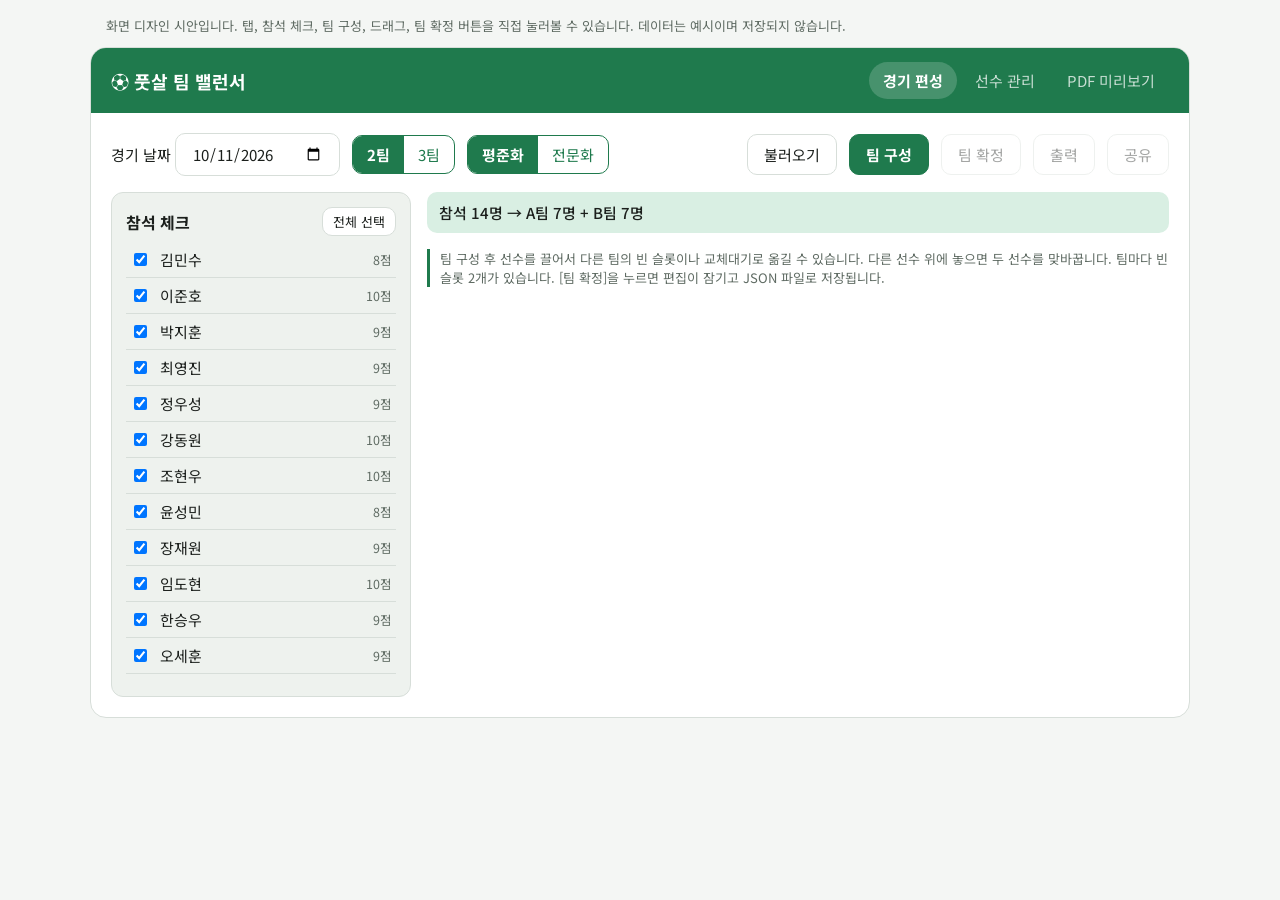
<file: docs/design/mockup.html>
<!doctype html>
<html lang="ko">
<head>
<meta charset="utf-8">
<meta name="viewport" content="width=device-width, initial-scale=1">
<title>풋살 팀 밸런서 시안</title>
<link href="https://fonts.googleapis.com/css2?family=Noto+Sans+KR:wght@400;500;700&display=swap" rel="stylesheet">
<style>
:root{
  --bg:#f4f6f4; --surface:#ffffff; --surface2:#eef2ee; --text:#1b1f1c; --muted:#5f6b63;
  --primary:#1f7a4d; --primary-weak:#d9efe3; --on-primary:#fff; --border:#d7ded9; --danger:#c0392b; --warn:#b26a00;
  --teamA:#2563eb; --teamB:#dc2626; --teamC:#d97706; --teamD:#7c3aed; --bench:#6b7280;
}
@media (prefers-color-scheme: dark){
  :root:not([data-theme="light"]){
    --bg:#111513; --surface:#1a201c; --surface2:#222a25; --text:#e7ece8; --muted:#9aa79f;
    --primary:#4cc38a; --primary-weak:#1d3a2b; --on-primary:#0b1a12; --border:#2f3933; --danger:#ff6b5e; --warn:#f0a940;
  }
}
:root[data-theme="dark"]{
  --bg:#111513; --surface:#1a201c; --surface2:#222a25; --text:#e7ece8; --muted:#9aa79f;
  --primary:#4cc38a; --primary-weak:#1d3a2b; --on-primary:#0b1a12; --border:#2f3933; --danger:#ff6b5e; --warn:#f0a940;
}
*{box-sizing:border-box}
body{margin:0;background:var(--bg);color:var(--text);font-family:"Noto Sans KR",system-ui,sans-serif;font-size:15px}
.note{max-width:1100px;margin:16px auto 0;padding:0 16px;color:var(--muted);font-size:13px}
.app{max-width:1100px;margin:12px auto 40px;background:var(--surface);border:1px solid var(--border);border-radius:16px;overflow:hidden}
header{display:flex;align-items:center;gap:12px;padding:14px 20px;background:var(--primary);color:var(--on-primary)}
header h1{font-size:18px;margin:0;font-weight:700}
nav{display:flex;gap:4px;margin-left:auto}
nav button{background:transparent;border:0;color:var(--on-primary);opacity:.75;padding:8px 14px;border-radius:999px;font:inherit;cursor:pointer}
nav button.on{opacity:1;background:rgba(255,255,255,.18);font-weight:700}
main{padding:20px}
.screen{display:none}.screen.on{display:block}
.row{display:flex;gap:12px;align-items:center;flex-wrap:wrap}
.btn{border:1px solid var(--border);background:var(--surface);color:var(--text);padding:9px 16px;border-radius:10px;font:inherit;cursor:pointer;white-space:nowrap}
.btn.primary{background:var(--primary);border-color:var(--primary);color:var(--on-primary);font-weight:700}
.btn:disabled{opacity:.4;cursor:not-allowed}
h2{font-size:16px;margin:0 0 12px}
.card{background:var(--surface2);border:1px solid var(--border);border-radius:12px;padding:14px}
table{width:100%;border-collapse:collapse}
th,td{padding:10px 8px;border-bottom:1px solid var(--border);text-align:center}
th:first-child,td:first-child{text-align:left}
th{font-size:13px;color:var(--muted);font-weight:500}
.lv{display:inline-flex;border:1px solid var(--border);border-radius:8px;overflow:hidden}
.lv span{width:28px;padding:4px 0;text-align:center;cursor:pointer;font-size:13px}
.lv span.on{background:var(--primary);color:var(--on-primary);font-weight:700}
.sum{font-weight:700;color:var(--primary)}
.grid2{display:grid;grid-template-columns:300px 1fr;gap:16px}
.att{max-height:440px;overflow:auto}
.att label{display:flex;align-items:center;gap:10px;padding:7px 4px;border-bottom:1px solid var(--border);cursor:pointer}
.att label small{margin-left:auto;color:var(--muted)}
.seg{display:inline-flex;border:1px solid var(--primary);border-radius:10px;overflow:hidden}
.seg button{border:0;background:transparent;color:var(--primary);padding:8px 14px;font:inherit;cursor:pointer}
.seg button.on{background:var(--primary);color:var(--on-primary);font-weight:700}
.status{padding:10px 12px;border-radius:10px;background:var(--primary-weak);font-weight:500}
.status.bad{background:transparent;border:1px solid var(--danger);color:var(--danger)}
.teams{display:grid;grid-template-columns:repeat(auto-fill,minmax(220px,1fr));gap:12px;margin-top:14px}
.team{border:1px solid var(--border);border-top:5px solid var(--tc);border-radius:12px;background:var(--surface);min-height:120px}
.team h3{margin:0;padding:10px 12px;font-size:15px;display:flex;justify-content:space-between}
.team h3 b{color:var(--tc)}
.team ul{list-style:none;margin:0;padding:0 8px 8px;min-height:40px}
.team li{display:flex;justify-content:space-between;padding:7px 8px;margin-top:4px;border-radius:8px;background:var(--surface2);cursor:grab}
.team li.dragging{opacity:.4}
.team.over{outline:2px dashed var(--tc)}
.team .stats{display:grid;grid-template-columns:repeat(5,1fr);font-size:11px;color:var(--muted);text-align:center;padding:6px 8px 10px;border-top:1px solid var(--border)}
.team .stats b{display:block;font-size:13px;color:var(--text)}
.warn{color:var(--warn);font-size:12px;padding:0 12px 8px}
.locked .team li{cursor:default}
.team li.slot{background:transparent;border:1.5px dashed var(--border);color:var(--muted);justify-content:center;cursor:default;font-size:13px}
.team li.slot.over{border-color:var(--tc);color:var(--tc)}
.badge{font-size:12px;padding:3px 8px;border-radius:999px;background:var(--primary);color:var(--on-primary);margin-left:8px}
.pdf{background:#fff;color:#111;max-width:640px;margin:0 auto;padding:36px 40px;border:1px solid #ccc;box-shadow:0 4px 18px rgba(0,0,0,.12);aspect-ratio:1/1.414;font-size:13px}
.pdf h2{font-size:20px;text-align:center;margin-bottom:4px}
.pdf .sub{text-align:center;color:#555;margin-bottom:18px}
.pdf table{margin-bottom:14px}.pdf th,.pdf td{border:1px solid #999;padding:5px;color:#111}
.pdf th{background:#eee;color:#111}
.callout{margin-top:16px;font-size:13px;color:var(--muted);border-left:3px solid var(--primary);padding-left:10px}
@media (max-width:760px){
  .grid2{grid-template-columns:1fr}
  header{flex-wrap:wrap}nav{margin-left:0}
  main{padding:14px}
  .pl-table thead{display:none}
  .pl-table tr{display:grid;grid-template-columns:1fr 1fr;gap:6px 12px;padding:12px 0;border-bottom:1px solid var(--border)}
  .pl-table td{border:0;padding:0;display:flex;align-items:center;justify-content:space-between;gap:6px}
  .pl-table td[data-l]::before{content:attr(data-l);font-size:12px;color:var(--muted)}
  .pl-table td.nm{font-weight:700;font-size:16px}
  .pdf{padding:20px}
}
.modal{position:fixed;inset:0;background:rgba(0,0,0,.5);display:none;align-items:center;justify-content:center;padding:16px;z-index:10}
.modal.on{display:flex}
.modal .box{background:var(--surface);border-radius:16px;padding:18px;max-width:440px;width:100%;max-height:92vh;overflow:auto}
.modal img{width:100%;border-radius:10px;border:1px solid var(--border);display:block;margin:10px 0}
.toast{font-size:13px;color:var(--primary);min-height:18px}
</style>
</head>
<body>
<p class="note">화면 디자인 시안입니다. 탭, 참석 체크, 팀 구성, 드래그, 팀 확정 버튼을 직접 눌러볼 수 있습니다. 데이터는 예시이며 저장되지 않습니다.</p>
<div class="app" id="app">
  <header>
    <h1>⚽ 풋살 팀 밸런서</h1>
    <nav>
      <button class="on" data-tab="match">경기 편성</button>
      <button data-tab="players">선수 관리</button>
      <button data-tab="pdf">PDF 미리보기</button>
    </nav>
  </header>
  <main>
    <!-- 경기 편성 -->
    <section class="screen on" id="match">
      <div class="row" style="margin-bottom:16px">
        <label>경기 날짜 <input type="date" id="date" class="btn" value="2026-10-11"></label>
        <div class="seg" id="tcount">
          <button class="on" data-k="2">2팀</button>
          <button data-k="3">3팀</button>
        </div>
        <div class="seg" id="mode">
          <button class="on" data-m="balanced">평준화</button>
          <button data-m="tiered">전문화</button>
        </div>
        <div style="margin-left:auto" class="row">
          <button class="btn" id="load">불러오기</button>
          <button class="btn primary" id="build">팀 구성</button>
          <button class="btn" id="confirm" disabled>팀 확정</button>
          <button class="btn" id="print" disabled>출력</button>
          <button class="btn" id="share" disabled>공유</button>
        </div>
      </div>
      <div class="grid2">
        <div class="card">
          <div class="row" style="justify-content:space-between;margin-bottom:6px">
            <h2 style="margin:0">참석 체크</h2>
            <button class="btn" id="all" style="padding:4px 10px;font-size:13px">전체 선택</button>
          </div>
          <div class="att" id="att"></div>
        </div>
        <div>
          <div class="status" id="status"></div>
          <div id="result"></div>
          <p class="callout">팀 구성 후 선수를 끌어서 다른 팀의 빈 슬롯이나 교체대기로 옮길 수 있습니다. 다른 선수 위에 놓으면 두 선수를 맞바꿉니다. 팀마다 빈 슬롯 2개가 있습니다. [팀 확정]을 누르면 편집이 잠기고 JSON 파일로 저장됩니다.</p>
        </div>
      </div>
    </section>

    <!-- 선수 관리 -->
    <section class="screen" id="players">
      <div class="row" style="margin-bottom:12px">
        <h2 style="margin:0">선수 목록 <span style="color:var(--muted);font-weight:400" id="pcount"></span></h2>
        <div style="margin-left:auto" class="row">
          <input class="btn" placeholder="이름 입력" id="newname" style="width:140px">
          <button class="btn primary" id="add">+ 선수 추가</button>
        </div>
      </div>
      <div style="overflow-x:auto">
      <table class="pl-table">
        <thead><tr><th>이름</th><th></th><th>활동량</th><th>스피드</th><th>개인기</th><th>협동력</th><th>컨디션</th><th>합계</th></tr></thead>
        <tbody id="ptable"></tbody>
      </table>
      </div>
      <p class="callout">능력치는 각 항목에서 1·2·3을 누르면 바로 바뀌고 자동 저장됩니다. 이름을 누르면 수정할 수 있습니다.</p>
    </section>

    <!-- PDF -->
    <section class="screen" id="pdf">
      <div class="pdf" id="pdfbody"></div>
      <p class="callout" style="max-width:640px;margin:16px auto 0">[출력] 버튼을 누르면 이 형식의 A4 PDF가 만들어집니다. 팀 확정 전에는 출력 버튼이 꺼져 있습니다.</p>
    </section>
  </main>
</div>

<div class="modal" id="shareModal"><div class="box">
  <div class="row" style="justify-content:space-between"><h2 style="margin:0">팀 명단 공유</h2><button class="btn" id="closeShare" style="padding:4px 10px">닫기</button></div>
  <img id="shareImg" alt="팀 명단 이미지">
  <div class="row"><button class="btn primary" id="copyImg">이미지 복사</button><button class="btn" id="saveImg">이미지 저장</button></div>
  <div class="toast" id="toast"></div>
</div></div>
<script>
const STATS=[["stamina","활동량"],["speed","스피드"],["skill","개인기"],["teamwork","협동력"],["condition","컨디션"]];
const names=["김민수","이준호","박지훈","최영진","정우성","강동원","조현우","윤성민","장재원","임도현","한승우","오세훈","서진우","신태양","권혁준","황보람","송민재","유재석"];
let seed=7;const rnd=()=>{seed=(seed*9301+49297)%233280;return seed/233280};
let players=names.map((n,i)=>({id:i,name:n,stats:Object.fromEntries(STATS.map(([k])=>[k,1+Math.floor(rnd()*3)])),att:i<14}));
let mode="balanced",teamCount=2,teams=null,caps=[],bench=[],locked=false;
const SLOTS=2;
const total=p=>STATS.reduce((a,[k])=>a+p.stats[k],0);
const COLORS=["--teamA","--teamB","--teamC","--teamD"];

// 선택한 팀 수(2 또는 3)로 고르게 나누고, 팀당 7명을 넘는 인원은 교체대기
function plan(n,k=teamCount){
  if(n<5*k) return null;
  const onTeams=Math.min(n,7*k),base=Math.floor(onTeams/k),extra=onTeams%k;
  return {sizes:[...Array(k).keys()].map(i=>base+(i<extra?1:0)),bench:n-onTeams};
}
function shuffle(a){return a.map(v=>[Math.random(),v]).sort((x,y)=>x[0]-y[0]).map(v=>v[1])}

function build(){
  const att=players.filter(p=>p.att),pl=plan(att.length);if(!pl)return;
  let pool=shuffle(att);bench=pool.splice(0,pl.bench);
  pool.sort((a,b)=>total(b)-total(a));
  const k=pl.sizes.length;teams=pl.sizes.map(()=>[]);caps=pl.sizes.map(s=>s+SLOTS);
  if(mode==="tiered"){let i=0;pl.sizes.forEach((s,t)=>{teams[t]=pool.slice(i,i+s);i+=s});}
  else{
    let order=[];let fwd=true;
    while(order.length<pool.length){const r=[...Array(k).keys()];(fwd?r:r.reverse()).forEach(t=>order.push(t));fwd=!fwd}
    let idx=0;pool.forEach(p=>{while(teams[order[idx]].length>=pl.sizes[order[idx]])idx++;teams[order[idx]].push(p);idx++});
    // swap improvement
    const cost=()=>{const s=teams.map(t=>t.reduce((a,p)=>a+total(p),0));let c=(Math.max(...s)-Math.min(...s))*10;
      STATS.forEach(([key])=>{const v=teams.map(t=>t.reduce((a,p)=>a+p.stats[key],0)/t.length);c+=Math.max(...v)-Math.min(...v)});return c};
    let improved=true;
    while(improved){improved=false;
      for(let a=0;a<k;a++)for(let b=a+1;b<k;b++)for(let i=0;i<teams[a].length;i++)for(let j=0;j<teams[b].length;j++){
        const c0=cost();[teams[a][i],teams[b][j]]=[teams[b][j],teams[a][i]];
        if(cost()<c0-1e-9)improved=true;else [teams[a][i],teams[b][j]]=[teams[b][j],teams[a][i]];
      }}
  }
  locked=false;render();
}

function teamCard(list,title,color,key,warn){
  const sums=Object.fromEntries(STATS.map(([k])=>[k,list.reduce((a,p)=>a+p.stats[k],0)]));
  const tot=list.reduce((a,p)=>a+total(p),0);
  return `<div class="team" style="--tc:var(${color})" data-key="${key}">
    <h3><b>${title}</b><span>${list.length}명 · 총점 ${tot}</span></h3>
    ${warn?`<div class="warn">⚠ 팀 인원은 5~7명이어야 합니다</div>`:""}
    <ul>${list.map(p=>`<li draggable="${!locked}" data-id="${p.id}"><span>${p.name}</span><span class="sum">${total(p)}</span></li>`).join("")}${key==="bench"||locked?"":`<li class="slot" data-slot="1">빈 슬롯</li>`.repeat(Math.max(0,caps[key]-list.length))}</ul>
    ${key==="bench"?"":`<div class="stats">${STATS.map(([k,l])=>`<div><b>${sums[k]}</b>${l}</div>`).join("")}</div>`}
  </div>`;
}

function render(){
  // attendance
  document.getElementById("att").innerHTML=players.map(p=>`<label><input type="checkbox" data-id="${p.id}" ${p.att?"checked":""} ${locked?"disabled":""}> ${p.name}<small>${total(p)}점</small></label>`).join("");
  const n=players.filter(p=>p.att).length,pl=plan(n),st=document.getElementById("status");
  if(!pl){st.className="status bad";st.textContent=`참석 ${n}명 · ${teamCount}팀 경기 불가 (최소 ${teamCount*5}명 필요)`}
  else{st.className="status";st.textContent=`참석 ${n}명 → `+pl.sizes.map((s,i)=>`${"ABCD"[i]}팀 ${s}명`).join(" + ")+(pl.bench?` + 교체대기 ${pl.bench}명`:"")}
  document.getElementById("build").disabled=!pl||locked;
  document.getElementById("build").textContent=teams&&!locked?"다시 구성":"팀 구성";
  document.getElementById("confirm").disabled=!teams||locked;
  document.getElementById("confirm").textContent=locked?"확정됨":"팀 확정";
  document.getElementById("print").disabled=!locked;
  document.getElementById("share").disabled=!locked;
  const res=document.getElementById("result");
  if(teams){
    res.innerHTML=`<div class="teams ${locked?"locked":""}">`+teams.map((t,i)=>teamCard(t,"ABCD"[i]+"팀",COLORS[i],i,t.length<5||t.length>7)).join("")+
      (bench.length?teamCard(bench,"교체대기","--bench","bench"):"")+`</div>`;
    bindDrag();
  } else res.innerHTML="";
  // players
  document.getElementById("pcount").textContent=`${players.length}명`;
  document.getElementById("ptable").innerHTML=players.map(p=>`<tr><td class="nm">${p.name}</td><td style="justify-content:flex-end"><button class="btn" data-del="${p.id}" style="padding:4px 10px;color:var(--danger)">삭제</button></td>${STATS.map(([k,l])=>`<td data-l="${l}"><span class="lv">${[1,2,3].map(v=>`<span data-id="${p.id}" data-k="${k}" data-v="${v}" class="${p.stats[k]===v?"on":""}">${v}</span>`).join("")}</span></td>`).join("")}<td class="sum" data-l="합계">${total(p)}</td></tr>`).join("");
  // pdf
  const d=document.getElementById("date").value;
  document.getElementById("pdfbody").innerHTML=`<h2>풋살 팀 편성표</h2><div class="sub">경기일 ${d} · ${mode==="balanced"?"평준화":"전문화"} 편성</div>`+
    (locked?teams.map((t,i)=>`<table><thead><tr><th colspan="7" style="text-align:left">${"ABCD"[i]}팀 (${t.length}명)</th></tr><tr><th>이름</th>${STATS.map(s=>`<th>${s[1]}</th>`).join("")}<th>합계</th></tr></thead><tbody>${t.map(p=>`<tr><td>${p.name}</td>${STATS.map(([k])=>`<td>${p.stats[k]}</td>`).join("")}<td>${total(p)}</td></tr>`).join("")}</tbody></table>`).join("")+
      (bench.length?`<p><b>교체대기:</b> ${bench.map(p=>p.name).join(", ")}</p>`:""):`<p style="text-align:center;color:#777;margin-top:80px">경기 편성 탭에서 팀 구성 → 팀 확정을 누르면<br>여기에 편성표가 표시됩니다.</p>`);
}

function listOf(key){return key==="bench"?bench:teams[+key]}
function bindDrag(){
  if(locked)return;let dragId=null;
  document.querySelectorAll(".team li").forEach(li=>{
    li.ondragstart=e=>{dragId=+li.dataset.id;li.classList.add("dragging");e.dataTransfer.setData("text","x")};
    li.ondragend=()=>li.classList.remove("dragging");
  });
  document.querySelectorAll(".team").forEach(card=>{
    card.ondragover=e=>{e.preventDefault();card.classList.add("over")};
    card.ondragleave=()=>card.classList.remove("over");
    card.ondrop=e=>{e.preventDefault();card.classList.remove("over");
      const from=[...teams.map((_,i)=>i),"bench"].find(k=>listOf(k).some(p=>p.id===dragId));
      const to=card.dataset.key;const src=listOf(from),dst=listOf(to);
      const si=src.findIndex(p=>p.id===dragId);
      const targetLi=e.target.closest("li");
      if(targetLi&&targetLi.dataset.slot){if(String(from)!==String(to))dst.push(src.splice(si,1)[0])}
      else if(targetLi&&+targetLi.dataset.id!==dragId){const di=dst.findIndex(p=>p.id===+targetLi.dataset.id);[src[si],dst[di]]=[dst[di],src[si]]}
      else if(String(from)!==String(to)){if(to!=="bench"&&dst.length>=caps[+to]){alert("빈 슬롯이 없습니다. 선수 위에 놓아 맞바꾸세요.");return}dst.push(src.splice(si,1)[0])}
      render();
    };
  });
}

document.querySelectorAll("nav button").forEach(b=>b.onclick=()=>{
  document.querySelectorAll("nav button").forEach(x=>x.classList.toggle("on",x===b));
  document.querySelectorAll(".screen").forEach(s=>s.classList.toggle("on",s.id===b.dataset.tab));
});
document.getElementById("mode").onclick=e=>{const m=e.target.dataset.m;if(!m||locked)return;mode=m;
  document.querySelectorAll("#mode button").forEach(b=>b.classList.toggle("on",b.dataset.m===m));if(teams)build()};
document.getElementById("tcount").onclick=e=>{const k=+e.target.dataset.k;if(!k||locked)return;teamCount=k;
  document.querySelectorAll("#tcount button").forEach(b=>b.classList.toggle("on",+b.dataset.k===k));teams=null;bench=[];render()};
document.getElementById("att").onchange=e=>{const p=players.find(x=>x.id===+e.target.dataset.id);p.att=e.target.checked;teams=null;bench=[];render()};
document.getElementById("all").onclick=()=>{if(locked)return;const on=!players.every(p=>p.att);players.forEach(p=>p.att=on);teams=null;render()};
document.getElementById("build").onclick=build;
document.getElementById("confirm").onclick=()=>{
  if(teams.some(t=>t.length<5||t.length>7)){alert("팀 인원이 5~7명이 아닌 팀이 있습니다.");return}
  locked=true;render();alert(`팀이 확정되었습니다.\nfutsal_teams_${document.getElementById("date").value}.json 파일로 저장됩니다. (시안)`)};
document.getElementById("print").onclick=()=>document.querySelector('nav button[data-tab="pdf"]').click();
document.getElementById("load").onclick=()=>alert("JSON 파일을 선택하면 해당 날짜와 편성표가 복원되고, 다시 편집할 수 있습니다. (시안)");
document.getElementById("date").onchange=render;
document.getElementById("ptable").onclick=e=>{
  const s=e.target.dataset;
  if(s.v){players.find(p=>p.id===+s.id).stats[s.k]=+s.v;render()}
  if(s.del!==undefined){players=players.filter(p=>p.id!==+s.del);teams=null;render()}
};
document.getElementById("add").onclick=()=>{const n=document.getElementById("newname").value.trim();if(!n)return;
  players.push({id:Date.now(),name:n,stats:Object.fromEntries(STATS.map(([k])=>[k,2])),att:false});document.getElementById("newname").value="";render()};
const TEAM_HEX=["#2563eb","#dc2626","#d97706","#7c3aed"];
let shareBlob=null;
function makeShareImage(){
  const groups=teams.map((t,i)=>({title:"ABCD"[i]+"팀",color:TEAM_HEX[i],names:t.map(p=>p.name)}));
  if(bench.length)groups.push({title:"교체대기",color:"#6b7280",names:bench.map(p=>p.name)});
  const cols=Math.min(groups.length,2),rows=Math.ceil(groups.length/cols);
  const maxN=Math.max(...groups.map(g=>g.names.length));
  const W=720,pad=32,cw=(W-pad*2-20*(cols-1))/cols,ch=64+maxN*40+16,H=130+rows*(ch+20)+30;
  const c=document.createElement("canvas");c.width=W*2;c.height=H*2;const x=c.getContext("2d");x.scale(2,2);
  const F='"Noto Sans KR",sans-serif';
  x.fillStyle="#f4f6f4";x.fillRect(0,0,W,H);
  x.fillStyle="#1f7a4d";x.fillRect(0,0,W,96);
  x.fillStyle="#fff";x.font=`700 28px ${F}`;x.fillText("⚽ 풋살 팀 편성",pad,52);
  const d=new Date(document.getElementById("date").value+"T00:00");
  x.font=`400 17px ${F}`;x.fillText(`${d.getFullYear()}년 ${d.getMonth()+1}월 ${d.getDate()}일 (${"일월화수목금토"[d.getDay()]})`,pad,80);
  groups.forEach((g,i)=>{
    const gx=pad+(i%cols)*(cw+20),gy=120+Math.floor(i/cols)*(ch+20);
    x.fillStyle="#fff";x.beginPath();x.roundRect(gx,gy,cw,ch,14);x.fill();
    x.fillStyle=g.color;x.beginPath();x.roundRect(gx,gy,cw,52,[14,14,0,0]);x.fill();
    x.fillStyle="#fff";x.font=`700 22px ${F}`;x.fillText(g.title,gx+18,gy+34);
    x.font=`400 16px ${F}`;x.textAlign="right";x.fillText(`${g.names.length}명`,gx+cw-18,gy+33);x.textAlign="left";
    x.fillStyle="#1b1f1c";x.font=`500 19px ${F}`;
    g.names.forEach((n,j)=>x.fillText(`${j+1}. ${n}`,gx+22,gy+90+j*40));
  });
  return new Promise(r=>c.toBlob(b=>{shareBlob=b;document.getElementById("shareImg").src=URL.createObjectURL(b);r()},"image/png"));
}
const toast=t=>{document.getElementById("toast").textContent=t};
document.getElementById("share").onclick=async()=>{await document.fonts.ready;await makeShareImage();toast("");document.getElementById("shareModal").classList.add("on")};
document.getElementById("closeShare").onclick=()=>document.getElementById("shareModal").classList.remove("on");
document.getElementById("copyImg").onclick=async()=>{
  try{await navigator.clipboard.write([new ClipboardItem({"image/png":shareBlob})]);toast("복사했습니다. 카톡 대화창에 붙여 넣으세요.")}
  catch(e){
    const f=new File([shareBlob],"teams.png",{type:"image/png"});
    if(navigator.canShare&&navigator.canShare({files:[f]})){try{await navigator.share({files:[f]});return}catch(_){}}
    toast("이 브라우저는 이미지 복사를 지원하지 않습니다. [이미지 저장]을 이용하세요.")}
};
document.getElementById("saveImg").onclick=()=>{const a=document.createElement("a");a.href=URL.createObjectURL(shareBlob);a.download=`futsal_teams_${document.getElementById("date").value}.png`;a.click()};
render();
</script>
</body>
</html>
</file>
<file: footsalteam_web/css/style.css>
:root {
  --bg: #f4f6f4;
  --surface: #ffffff;
  --surface2: #eef2ee;
  --text: #1b1f1c;
  --muted: #5f6b63;
  --primary: #1f7a4d;
  --primary-weak: #d9efe3;
  --on-primary: #ffffff;
  --border: #d7ded9;
  --danger: #c0392b;
  --warn: #b26a00;
  --teamA: #2563eb;
  --teamB: #dc2626;
  --teamC: #d97706;
  --bench: #6b7280;
  --shadow: 0 6px 24px rgba(0, 0, 0, .14);
  color-scheme: light;
}
@media (prefers-color-scheme: dark) {
  :root {
    --bg: #111513;
    --surface: #1a201c;
    --surface2: #222a25;
    --text: #e7ece8;
    --muted: #9aa79f;
    --primary: #4cc38a;
    --primary-weak: #1d3a2b;
    --on-primary: #0b1a12;
    --border: #2f3933;
    --danger: #ff6b5e;
    --warn: #f0a940;
    --teamA: #5b8cff;
    --teamB: #ff6b6b;
    --teamC: #f5a524;
    --bench: #9aa3af;
    --shadow: 0 6px 24px rgba(0, 0, 0, .5);
    color-scheme: dark;
  }
}

* { box-sizing: border-box; }
html, body { margin: 0; }
body {
  background: var(--bg);
  color: var(--text);
  font-family: "Malgun Gothic", "맑은 고딕", "Apple SD Gothic Neo", "Noto Sans KR", "Nanum Gothic", system-ui, sans-serif;
  font-size: 15px;
  line-height: 1.45;
}
[hidden] { display: none !important; }
h2 { font-size: 16px; margin: 0; }
.muted { color: var(--muted); font-weight: 400; }

.app { max-width: 1600px; margin: 0 auto; min-height: 100vh; display: flex; flex-direction: column; }

/* 상단 막대 */
.topbar {
  display: flex; align-items: center; gap: 16px;
  padding: 12px 24px; background: var(--primary); color: var(--on-primary);
  position: sticky; top: 0; z-index: 5;
}
.topbar h1 { font-size: 19px; margin: 0; display: flex; align-items: center; gap: 8px; white-space: nowrap; }
.logo { width: 24px; height: 24px; }
.tabs { display: flex; gap: 4px; margin-left: 24px; }
.tabs button, .ghost {
  background: transparent; border: 0; color: var(--on-primary); opacity: .8;
  padding: 8px 16px; border-radius: 999px; font: inherit; cursor: pointer;
}
.tabs button:hover, .ghost:hover { opacity: 1; background: rgba(255, 255, 255, .12); }
.tabs button.on { opacity: 1; background: rgba(255, 255, 255, .2); font-weight: 700; }
.ghost { font-size: 13px; text-decoration: none; }
.top-links { margin-left: auto; display: flex; align-items: center; gap: 4px; }
.manual-link { display: inline-flex; align-items: center; gap: 6px; opacity: 1; font-weight: 700; background: rgba(255, 255, 255, .14); }
.manual-link svg { width: 16px; height: 16px; }
.app-footer { padding: 14px 24px 22px; font-size: 12px; color: var(--muted); text-align: center; }
.app-footer a { color: var(--primary); }
.app-footer .maker { display: inline-block; font-size: 13px; font-weight: 700; color: var(--text); margin-bottom: 2px; }

.notice { background: var(--warn); color: #fff; padding: 8px 24px; font-size: 13px; }

main { padding: 20px 24px 40px; flex: 1; }
.screen { display: none; }
.screen.on { display: block; }

/* 도구 막대 */
.toolbar { display: flex; flex-wrap: wrap; align-items: center; gap: 12px; margin-bottom: 16px; }
.group { display: flex; align-items: center; gap: 8px; flex-wrap: wrap; }
.right { margin-left: auto; }
h2.inline { margin-right: 8px; }
.field { display: flex; align-items: center; gap: 8px; font-weight: 500; }
.date-label { color: var(--muted); font-size: 14px; min-width: 9em; }

.btn, .input, input[type=date] {
  border: 1px solid var(--border); background: var(--surface); color: var(--text);
  padding: 8px 14px; border-radius: 10px; font: inherit; white-space: nowrap;
}
.btn { cursor: pointer; }
.btn:hover:not(:disabled) { border-color: var(--primary); }
.btn.primary { background: var(--primary); border-color: var(--primary); color: var(--on-primary); font-weight: 700; }
.btn.primary:hover:not(:disabled) { filter: brightness(1.08); }
.btn.danger { color: var(--danger); }
.btn.danger.solid { background: var(--danger); border-color: var(--danger); color: #fff; }
.btn.small { padding: 4px 10px; font-size: 13px; border-radius: 8px; }
.btn:disabled { opacity: .4; cursor: not-allowed; }
.btn:focus-visible, .input:focus-visible, .seg button:focus-visible, .lv button:focus-visible,
.tabs button:focus-visible, input:focus-visible { outline: 2px solid var(--primary); outline-offset: 2px; }
.input { cursor: text; }
.input:focus, input[type=date]:focus { border-color: var(--primary); outline: none; }

.seg { display: inline-flex; border: 1px solid var(--primary); border-radius: 10px; overflow: hidden; }
.seg button {
  border: 0; background: transparent; color: var(--primary); padding: 8px 16px; font: inherit; cursor: pointer;
}
.seg button + button { border-left: 1px solid var(--primary); }
.seg button.on { background: var(--primary); color: var(--on-primary); font-weight: 700; }
.seg button:disabled { cursor: not-allowed; opacity: .55; }

/* 경기 편성 배치 */
.layout { display: grid; grid-template-columns: 300px minmax(0, 1fr); gap: 20px; align-items: start; }
.card { background: var(--surface); border: 1px solid var(--border); border-radius: 14px; padding: 14px; }
.attendance { position: sticky; top: 76px; display: flex; flex-direction: column; gap: 10px; max-height: calc(100vh - 100px); }
.att-head { display: flex; justify-content: space-between; align-items: center; gap: 8px; flex-wrap: wrap; }
.att-actions { display: flex; gap: 6px; }
.att-list { overflow: auto; flex: 1; min-height: 120px; }
.att-list label {
  display: flex; align-items: center; gap: 10px; padding: 7px 6px;
  border-bottom: 1px solid var(--border); cursor: pointer; user-select: none;
}
.att-list label:hover { background: var(--surface2); }
.att-list input { width: 17px; height: 17px; accent-color: var(--primary); }
.att-list small { margin-left: auto; color: var(--muted); }
.att-list .empty { color: var(--muted); padding: 16px 4px; font-size: 14px; }
.locked .att-list label { cursor: default; }

.status { padding: 11px 14px; border-radius: 10px; background: var(--primary-weak); font-weight: 500; }
.status.bad { background: transparent; border: 1px solid var(--danger); color: var(--danger); }
.status .diff { color: var(--muted); font-weight: 400; margin-left: 10px; }
.locked-banner {
  margin-top: 10px; padding: 10px 14px; border-radius: 10px;
  border: 1px solid var(--primary); color: var(--primary); font-weight: 700;
}

.teams { display: grid; grid-template-columns: repeat(auto-fill, minmax(240px, 1fr)); gap: 14px; margin-top: 14px; }
.team {
  --tc: var(--bench);
  border: 1px solid var(--border); border-top: 5px solid var(--tc); border-radius: 12px;
  background: var(--surface); display: flex; flex-direction: column; min-height: 140px;
  transition: box-shadow .12s;
}
.team.over { box-shadow: 0 0 0 2px var(--tc); }
.team h3 { margin: 0; padding: 10px 12px; font-size: 15px; display: flex; justify-content: space-between; gap: 8px; }
.team h3 b { color: var(--tc); }
.team h3 span { color: var(--muted); font-weight: 400; font-size: 14px; }
.team .warn { color: var(--warn); font-size: 13px; padding: 0 12px 6px; font-weight: 500; }
.team ul { list-style: none; margin: 0; padding: 0 8px 8px; flex: 1; }
.team li {
  display: flex; justify-content: space-between; align-items: center;
  padding: 7px 10px; margin-top: 4px; border-radius: 8px; background: var(--surface2);
  border: 1.5px solid transparent;
}
.team li.player { cursor: grab; }
.team li.player:active { cursor: grabbing; }
.team li.player .score { font-weight: 700; color: var(--primary); }
.team li.dragging { opacity: .35; }
.team li.over { border-color: var(--tc); }
.team li.slot {
  background: transparent; border: 1.5px dashed var(--border); color: var(--muted);
  justify-content: center; font-size: 13px;
}
.team li.slot.over { border-color: var(--tc); color: var(--tc); }
.team .drop-hint { color: var(--muted); font-size: 13px; text-align: center; padding: 14px 0; }
.team .stats {
  display: grid; grid-template-columns: repeat(5, 1fr); font-size: 11px; color: var(--muted);
  text-align: center; padding: 8px 8px 10px; border-top: 1px solid var(--border);
}
.team .stats b { display: block; font-size: 14px; color: var(--text); }
.locked .team li.player { cursor: default; }

.callout { margin-top: 18px; font-size: 13px; color: var(--muted); border-left: 3px solid var(--primary); padding-left: 10px; }

/* 선수 관리 */
.table-wrap { background: var(--surface); border: 1px solid var(--border); border-radius: 14px; overflow-x: auto; }
table.players { width: 100%; border-collapse: collapse; }
.players th, .players td { padding: 9px 10px; border-bottom: 1px solid var(--border); text-align: center; }
.players tr:last-child td { border-bottom: 0; }
.players tbody tr:hover { background: var(--surface2); }
.players th { font-size: 13px; color: var(--muted); font-weight: 500; background: var(--surface); }
.players .col-no { width: 44px; color: var(--muted); }
.players .col-name { text-align: left; min-width: 160px; }
.players td.name { text-align: left; font-weight: 500; cursor: text; }
.players td.name .input { padding: 5px 8px; width: 100%; max-width: 220px; }
.players .col-act { width: 150px; }
.players td.act { text-align: right; white-space: nowrap; }
.players td.act .btn + .btn { margin-left: 6px; }
.players .sum { font-weight: 700; color: var(--primary); }
.lv { display: inline-flex; border: 1px solid var(--border); border-radius: 8px; overflow: hidden; }
.lv button {
  width: 30px; padding: 4px 0; border: 0; background: transparent; color: var(--text);
  font: inherit; font-size: 13px; cursor: pointer;
}
.lv button + button { border-left: 1px solid var(--border); }
.lv button:hover { background: var(--surface2); }
.lv button.on { background: var(--primary); color: var(--on-primary); font-weight: 700; }
.empty { color: var(--muted); text-align: center; padding: 28px 12px; margin: 0; }

/* PDF 미리보기 */
.preview { display: flex; flex-direction: column; align-items: center; gap: 18px; }
.preview canvas {
  width: 100%; max-width: 760px; height: auto; background: #fff;
  border: 1px solid var(--border); box-shadow: var(--shadow);
}
.preview .empty { background: var(--surface); border: 1px dashed var(--border); border-radius: 14px; width: 100%; max-width: 760px; padding: 80px 20px; }

/* 창 */
.modal {
  position: fixed; inset: 0; background: rgba(0, 0, 0, .5); display: flex;
  align-items: center; justify-content: center; padding: 16px; z-index: 20;
}
.modal .box {
  background: var(--surface); border-radius: 16px; padding: 20px; width: 100%; max-width: 440px;
  max-height: 92vh; overflow: auto; box-shadow: var(--shadow); display: flex; flex-direction: column; gap: 12px;
}
.modal .box.wide { max-width: 560px; }
.box-head { display: flex; justify-content: space-between; align-items: center; }
.modal img { width: 100%; border-radius: 10px; border: 1px solid var(--border); display: block; }
.dialog-body { color: var(--text); white-space: pre-line; }
.hint { font-size: 13px; color: var(--muted); margin: 0; min-height: 1.4em; }
.hint.ok { color: var(--primary); }
.hint.bad { color: var(--danger); }
.keys { border-collapse: collapse; width: 100%; font-size: 14px; }
.keys td { padding: 7px 4px; border-bottom: 1px solid var(--border); }
.keys td:first-child { white-space: nowrap; padding-right: 16px; }
kbd {
  font-family: inherit; font-size: 12px; padding: 1px 6px; border: 1px solid var(--border);
  border-bottom-width: 2px; border-radius: 5px; background: var(--surface2);
}

.toast {
  position: fixed; left: 50%; bottom: 28px; transform: translate(-50%, 20px);
  background: #222823; color: #fff; padding: 11px 18px; border-radius: 10px; font-size: 14px;
  opacity: 0; pointer-events: none; transition: opacity .18s, transform .18s; z-index: 30; max-width: 90vw;
}
.toast.on { opacity: 1; transform: translate(-50%, 0); }
.toast.bad { background: var(--danger); }

/* 좁은 창 */
@media (max-width: 900px) {
  .layout { grid-template-columns: 1fr; }
  .attendance { position: static; max-height: 360px; }
  .topbar { flex-wrap: wrap; padding: 10px 16px; }
  .tabs { margin-left: 0; order: 3; width: 100%; }
  .top-links { order: 2; }
  main { padding: 16px; }
  .right { margin-left: 0; }
}
</file>
<file: web_local/css/style.css>
:root {
  --bg: #f4f6f4;
  --surface: #ffffff;
  --surface2: #eef2ee;
  --text: #1b1f1c;
  --muted: #5f6b63;
  --primary: #1f7a4d;
  --primary-weak: #d9efe3;
  --on-primary: #ffffff;
  --border: #d7ded9;
  --danger: #c0392b;
  --warn: #b26a00;
  --teamA: #2563eb;
  --teamB: #dc2626;
  --teamC: #d97706;
  --bench: #6b7280;
  --shadow: 0 6px 24px rgba(0, 0, 0, .14);
  color-scheme: light;
}
@media (prefers-color-scheme: dark) {
  :root {
    --bg: #111513;
    --surface: #1a201c;
    --surface2: #222a25;
    --text: #e7ece8;
    --muted: #9aa79f;
    --primary: #4cc38a;
    --primary-weak: #1d3a2b;
    --on-primary: #0b1a12;
    --border: #2f3933;
    --danger: #ff6b5e;
    --warn: #f0a940;
    --teamA: #5b8cff;
    --teamB: #ff6b6b;
    --teamC: #f5a524;
    --bench: #9aa3af;
    --shadow: 0 6px 24px rgba(0, 0, 0, .5);
    color-scheme: dark;
  }
}

* { box-sizing: border-box; }
html, body { margin: 0; }
body {
  background: var(--bg);
  color: var(--text);
  font-family: "Malgun Gothic", "맑은 고딕", "Apple SD Gothic Neo", "Noto Sans KR", "Nanum Gothic", system-ui, sans-serif;
  font-size: 15px;
  line-height: 1.45;
}
[hidden] { display: none !important; }
h2 { font-size: 16px; margin: 0; }
.muted { color: var(--muted); font-weight: 400; }

.app { max-width: 1600px; margin: 0 auto; min-height: 100vh; display: flex; flex-direction: column; }

/* 상단 막대 */
.topbar {
  display: flex; align-items: center; gap: 16px;
  padding: 12px 24px; background: var(--primary); color: var(--on-primary);
  position: sticky; top: 0; z-index: 5;
}
.topbar h1 { font-size: 19px; margin: 0; display: flex; align-items: center; gap: 8px; white-space: nowrap; }
.logo { width: 24px; height: 24px; }
.tabs { display: flex; gap: 4px; margin-left: 24px; }
.tabs button, .ghost {
  background: transparent; border: 0; color: var(--on-primary); opacity: .8;
  padding: 8px 16px; border-radius: 999px; font: inherit; cursor: pointer;
}
.tabs button:hover, .ghost:hover { opacity: 1; background: rgba(255, 255, 255, .12); }
.tabs button.on { opacity: 1; background: rgba(255, 255, 255, .2); font-weight: 700; }
.ghost { font-size: 13px; text-decoration: none; }
.top-links { margin-left: auto; display: flex; align-items: center; gap: 4px; }
.manual-link { display: inline-flex; align-items: center; gap: 6px; opacity: 1; font-weight: 700; background: rgba(255, 255, 255, .14); }
.manual-link svg { width: 16px; height: 16px; }
.app-footer { padding: 14px 24px 22px; font-size: 12px; color: var(--muted); text-align: center; }
.app-footer a { color: var(--primary); }
.app-footer .maker { display: inline-block; font-size: 13px; font-weight: 700; color: var(--text); margin-bottom: 2px; }

.notice { background: var(--warn); color: #fff; padding: 8px 24px; font-size: 13px; }

main { padding: 20px 24px 40px; flex: 1; }
.screen { display: none; }
.screen.on { display: block; }

/* 도구 막대 */
.toolbar { display: flex; flex-wrap: wrap; align-items: center; gap: 12px; margin-bottom: 16px; }
.group { display: flex; align-items: center; gap: 8px; flex-wrap: wrap; }
.right { margin-left: auto; }
h2.inline { margin-right: 8px; }
.field { display: flex; align-items: center; gap: 8px; font-weight: 500; }
.date-label { color: var(--muted); font-size: 14px; min-width: 9em; }

.btn, .input, input[type=date] {
  border: 1px solid var(--border); background: var(--surface); color: var(--text);
  padding: 8px 14px; border-radius: 10px; font: inherit; white-space: nowrap;
}
.btn { cursor: pointer; }
.btn:hover:not(:disabled) { border-color: var(--primary); }
.btn.primary { background: var(--primary); border-color: var(--primary); color: var(--on-primary); font-weight: 700; }
.btn.primary:hover:not(:disabled) { filter: brightness(1.08); }
.btn.danger { color: var(--danger); }
.btn.danger.solid { background: var(--danger); border-color: var(--danger); color: #fff; }
.btn.small { padding: 4px 10px; font-size: 13px; border-radius: 8px; }
.btn:disabled { opacity: .4; cursor: not-allowed; }
.btn:focus-visible, .input:focus-visible, .seg button:focus-visible, .lv button:focus-visible,
.tabs button:focus-visible, input:focus-visible { outline: 2px solid var(--primary); outline-offset: 2px; }
.input { cursor: text; }
.input:focus, input[type=date]:focus { border-color: var(--primary); outline: none; }

.seg { display: inline-flex; border: 1px solid var(--primary); border-radius: 10px; overflow: hidden; }
.seg button {
  border: 0; background: transparent; color: var(--primary); padding: 8px 16px; font: inherit; cursor: pointer;
}
.seg button + button { border-left: 1px solid var(--primary); }
.seg button.on { background: var(--primary); color: var(--on-primary); font-weight: 700; }
.seg button:disabled { cursor: not-allowed; opacity: .55; }

/* 경기 편성 배치 */
.layout { display: grid; grid-template-columns: 300px minmax(0, 1fr); gap: 20px; align-items: start; }
.card { background: var(--surface); border: 1px solid var(--border); border-radius: 14px; padding: 14px; }
.attendance { position: sticky; top: 76px; display: flex; flex-direction: column; gap: 10px; max-height: calc(100vh - 100px); }
.att-head { display: flex; justify-content: space-between; align-items: center; gap: 8px; flex-wrap: wrap; }
.att-actions { display: flex; gap: 6px; }
.att-list { overflow: auto; flex: 1; min-height: 120px; }
.att-list label {
  display: flex; align-items: center; gap: 10px; padding: 7px 6px;
  border-bottom: 1px solid var(--border); cursor: pointer; user-select: none;
}
.att-list label:hover { background: var(--surface2); }
.att-list input { width: 17px; height: 17px; accent-color: var(--primary); }
.att-list small { margin-left: auto; color: var(--muted); }
.att-list .empty { color: var(--muted); padding: 16px 4px; font-size: 14px; }
.locked .att-list label { cursor: default; }

.status { padding: 11px 14px; border-radius: 10px; background: var(--primary-weak); font-weight: 500; }
.status.bad { background: transparent; border: 1px solid var(--danger); color: var(--danger); }
.status .diff { color: var(--muted); font-weight: 400; margin-left: 10px; }
.locked-banner {
  margin-top: 10px; padding: 10px 14px; border-radius: 10px;
  border: 1px solid var(--primary); color: var(--primary); font-weight: 700;
}

.teams { display: grid; grid-template-columns: repeat(auto-fill, minmax(240px, 1fr)); gap: 14px; margin-top: 14px; }
.team {
  --tc: var(--bench);
  border: 1px solid var(--border); border-top: 5px solid var(--tc); border-radius: 12px;
  background: var(--surface); display: flex; flex-direction: column; min-height: 140px;
  transition: box-shadow .12s;
}
.team.over { box-shadow: 0 0 0 2px var(--tc); }
.team h3 { margin: 0; padding: 10px 12px; font-size: 15px; display: flex; justify-content: space-between; gap: 8px; }
.team h3 b { color: var(--tc); }
.team h3 span { color: var(--muted); font-weight: 400; font-size: 14px; }
.team .warn { color: var(--warn); font-size: 13px; padding: 0 12px 6px; font-weight: 500; }
.team ul { list-style: none; margin: 0; padding: 0 8px 8px; flex: 1; }
.team li {
  display: flex; justify-content: space-between; align-items: center;
  padding: 7px 10px; margin-top: 4px; border-radius: 8px; background: var(--surface2);
  border: 1.5px solid transparent;
}
.team li.player { cursor: grab; }
.team li.player:active { cursor: grabbing; }
.team li.player .score { font-weight: 700; color: var(--primary); }
.team li.dragging { opacity: .35; }
.team li.over { border-color: var(--tc); }
.team li.slot {
  background: transparent; border: 1.5px dashed var(--border); color: var(--muted);
  justify-content: center; font-size: 13px;
}
.team li.slot.over { border-color: var(--tc); color: var(--tc); }
.team .drop-hint { color: var(--muted); font-size: 13px; text-align: center; padding: 14px 0; }
.team .stats {
  display: grid; grid-template-columns: repeat(5, 1fr); font-size: 11px; color: var(--muted);
  text-align: center; padding: 8px 8px 10px; border-top: 1px solid var(--border);
}
.team .stats b { display: block; font-size: 14px; color: var(--text); }
.locked .team li.player { cursor: default; }

.callout { margin-top: 18px; font-size: 13px; color: var(--muted); border-left: 3px solid var(--primary); padding-left: 10px; }

/* 선수 관리 */
.table-wrap { background: var(--surface); border: 1px solid var(--border); border-radius: 14px; overflow-x: auto; }
table.players { width: 100%; border-collapse: collapse; }
.players th, .players td { padding: 9px 10px; border-bottom: 1px solid var(--border); text-align: center; }
.players tr:last-child td { border-bottom: 0; }
.players tbody tr:hover { background: var(--surface2); }
.players th { font-size: 13px; color: var(--muted); font-weight: 500; background: var(--surface); }
.players .col-no { width: 44px; color: var(--muted); }
.players .col-name { text-align: left; min-width: 160px; }
.players td.name { text-align: left; font-weight: 500; cursor: text; }
.players td.name .input { padding: 5px 8px; width: 100%; max-width: 220px; }
.players .col-act { width: 150px; }
.players td.act { text-align: right; white-space: nowrap; }
.players td.act .btn + .btn { margin-left: 6px; }
.players .sum { font-weight: 700; color: var(--primary); }
.lv { display: inline-flex; border: 1px solid var(--border); border-radius: 8px; overflow: hidden; }
.lv button {
  width: 30px; padding: 4px 0; border: 0; background: transparent; color: var(--text);
  font: inherit; font-size: 13px; cursor: pointer;
}
.lv button + button { border-left: 1px solid var(--border); }
.lv button:hover { background: var(--surface2); }
.lv button.on { background: var(--primary); color: var(--on-primary); font-weight: 700; }
.empty { color: var(--muted); text-align: center; padding: 28px 12px; margin: 0; }

/* PDF 미리보기 */
.preview { display: flex; flex-direction: column; align-items: center; gap: 18px; }
.preview canvas {
  width: 100%; max-width: 760px; height: auto; background: #fff;
  border: 1px solid var(--border); box-shadow: var(--shadow);
}
.preview .empty { background: var(--surface); border: 1px dashed var(--border); border-radius: 14px; width: 100%; max-width: 760px; padding: 80px 20px; }

/* 창 */
.modal {
  position: fixed; inset: 0; background: rgba(0, 0, 0, .5); display: flex;
  align-items: center; justify-content: center; padding: 16px; z-index: 20;
}
.modal .box {
  background: var(--surface); border-radius: 16px; padding: 20px; width: 100%; max-width: 440px;
  max-height: 92vh; overflow: auto; box-shadow: var(--shadow); display: flex; flex-direction: column; gap: 12px;
}
.modal .box.wide { max-width: 560px; }
.box-head { display: flex; justify-content: space-between; align-items: center; }
.modal img { width: 100%; border-radius: 10px; border: 1px solid var(--border); display: block; }
.dialog-body { color: var(--text); white-space: pre-line; }
.hint { font-size: 13px; color: var(--muted); margin: 0; min-height: 1.4em; }
.hint.ok { color: var(--primary); }
.hint.bad { color: var(--danger); }
.keys { border-collapse: collapse; width: 100%; font-size: 14px; }
.keys td { padding: 7px 4px; border-bottom: 1px solid var(--border); }
.keys td:first-child { white-space: nowrap; padding-right: 16px; }
kbd {
  font-family: inherit; font-size: 12px; padding: 1px 6px; border: 1px solid var(--border);
  border-bottom-width: 2px; border-radius: 5px; background: var(--surface2);
}

.toast {
  position: fixed; left: 50%; bottom: 28px; transform: translate(-50%, 20px);
  background: #222823; color: #fff; padding: 11px 18px; border-radius: 10px; font-size: 14px;
  opacity: 0; pointer-events: none; transition: opacity .18s, transform .18s; z-index: 30; max-width: 90vw;
}
.toast.on { opacity: 1; transform: translate(-50%, 0); }
.toast.bad { background: var(--danger); }

/* 좁은 창 */
@media (max-width: 900px) {
  .layout { grid-template-columns: 1fr; }
  .attendance { position: static; max-height: 360px; }
  .topbar { flex-wrap: wrap; padding: 10px 16px; }
  .tabs { margin-left: 0; order: 3; width: 100%; }
  .top-links { order: 2; }
  main { padding: 16px; }
  .right { margin-left: 0; }
}
</file>
